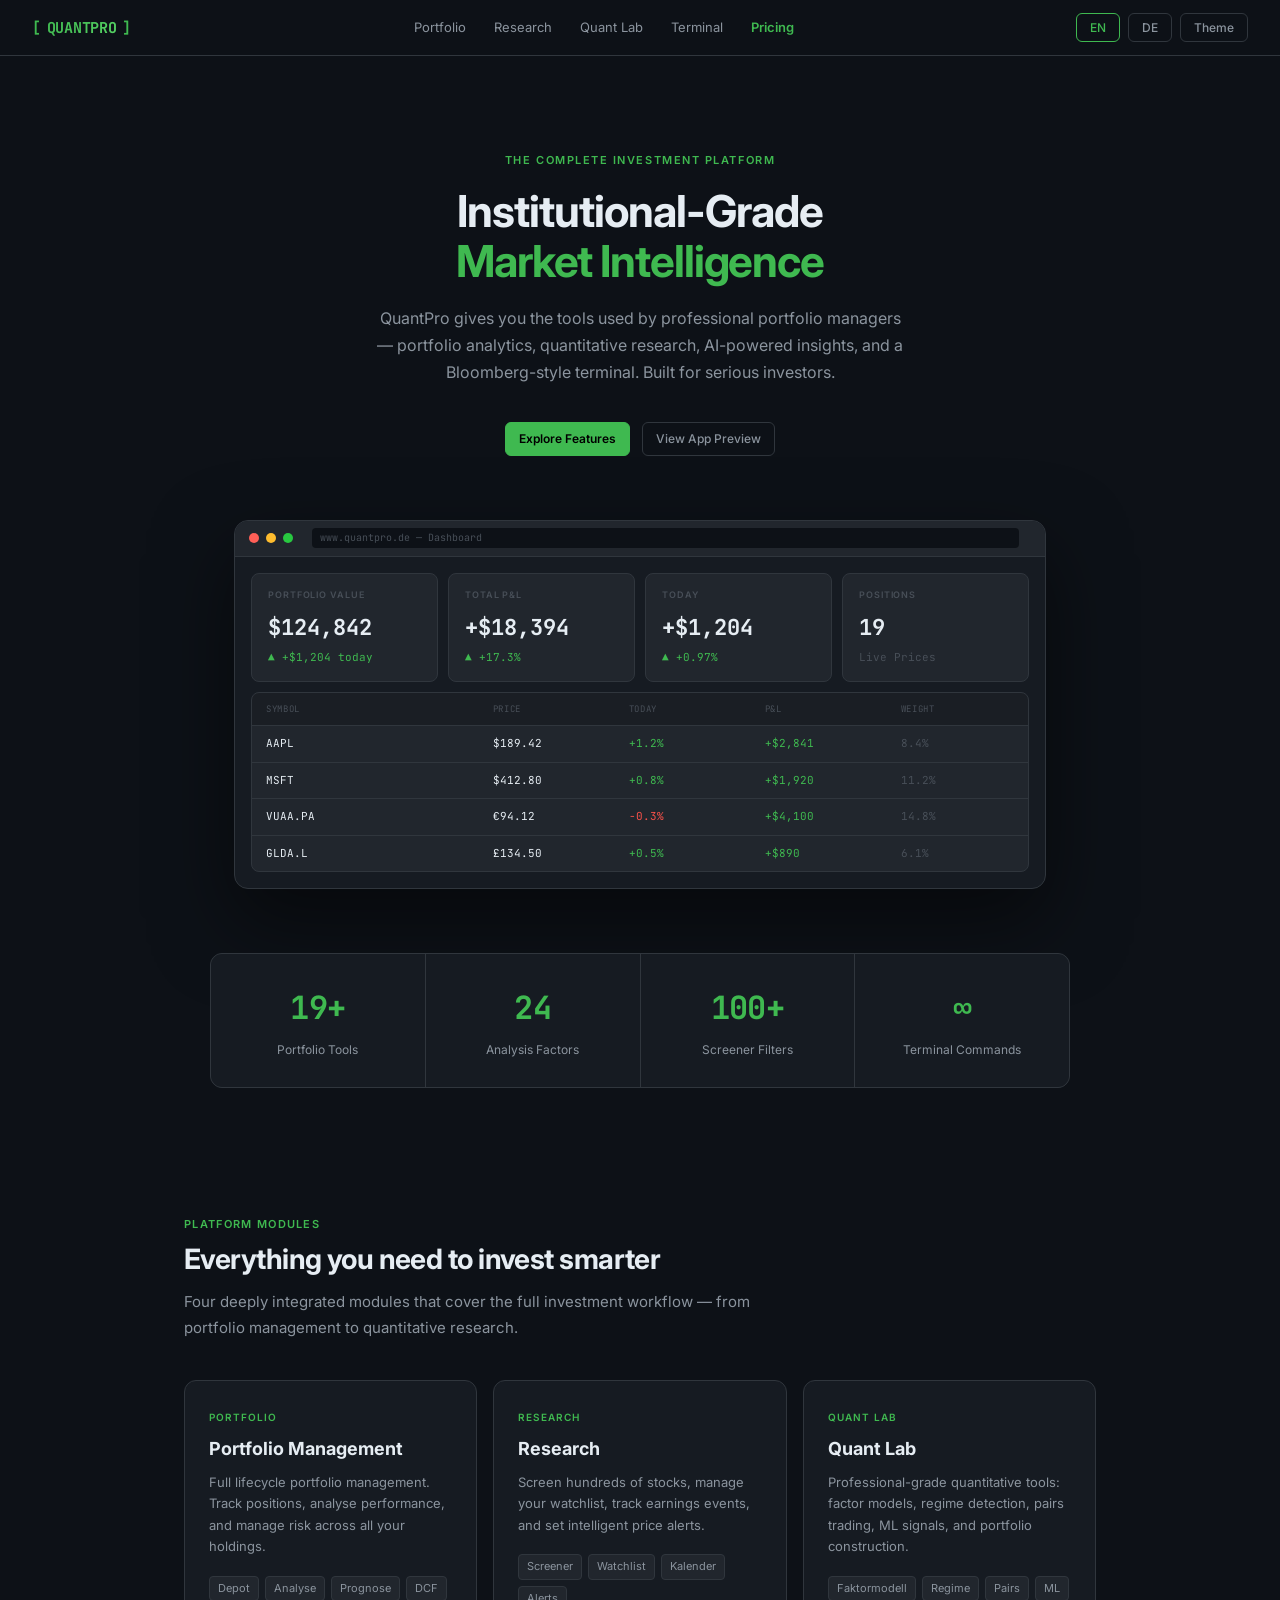
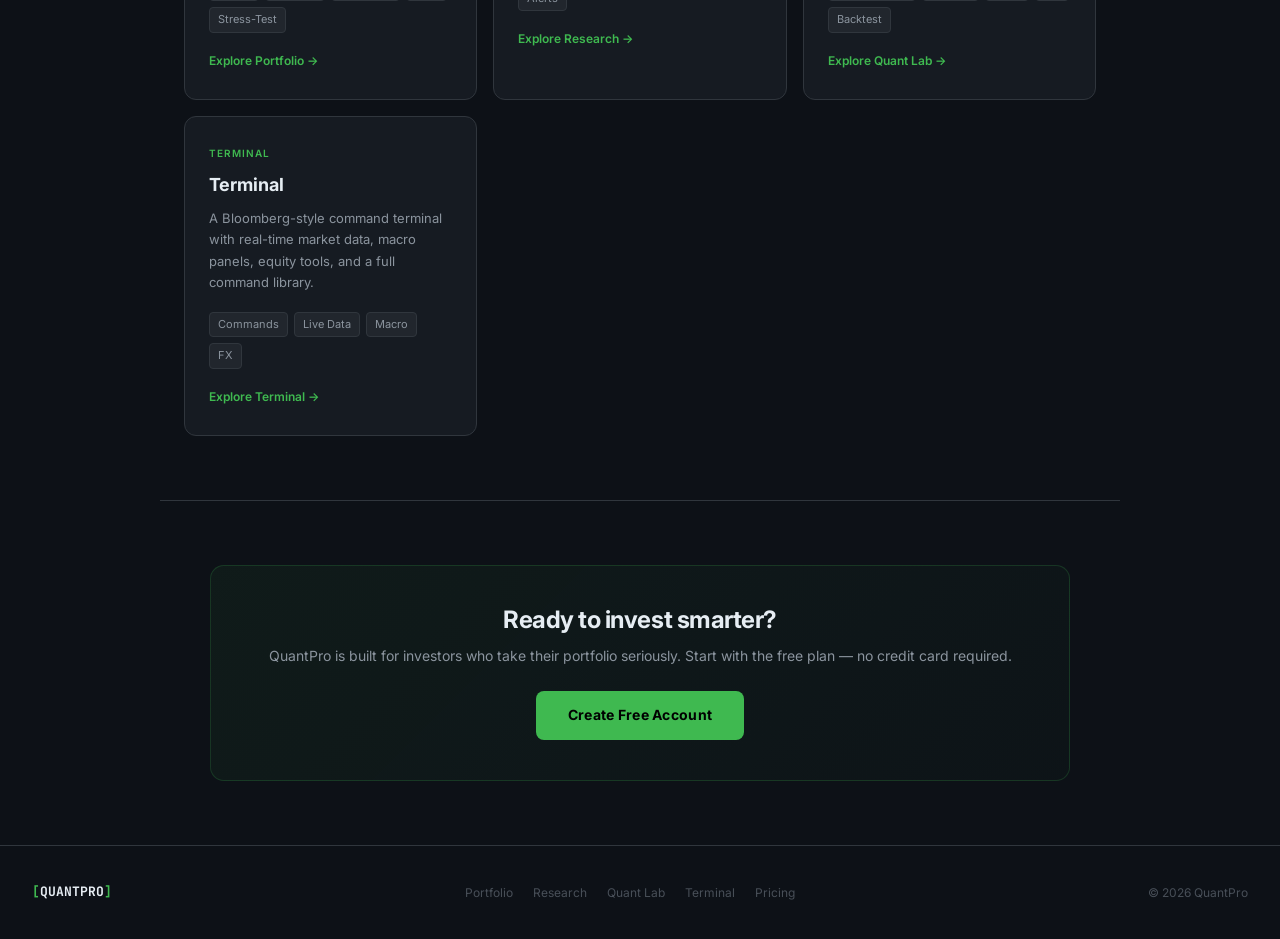
<file: index.html>
<!DOCTYPE html>
<html lang="en" data-theme="dark">
<head>
<meta charset="UTF-8">
<meta name="viewport" content="width=device-width,initial-scale=1">
<title>QuantPro — Institutional-Grade Market Intelligence</title>
<meta name="description" content="QuantPro is a professional portfolio management and quantitative analysis platform for serious investors.">
<link rel="preconnect" href="https://fonts.googleapis.com">
<link href="https://fonts.googleapis.com/css2?family=Inter:wght@300;400;500;600;700;800;900&family=JetBrains+Mono:wght@400;500;600;700&display=swap" rel="stylesheet">
<link rel="stylesheet" href="shared.css">
<style>
.hero{padding:96px 24px 64px}
.hero-actions{display:flex;align-items:center;justify-content:center;gap:12px;margin-top:36px}
.overview-grid{display:grid;grid-template-columns:repeat(auto-fill,minmax(220px,1fr));gap:16px}
.ov-card{background:var(--card);border:1px solid var(--border);border-radius:12px;padding:28px 24px;transition:all .2s;display:block}
.ov-card:hover{border-color:var(--green);box-shadow:0 0 0 1px rgba(63,185,80,.12),0 8px 32px var(--glow);transform:translateY(-2px)}
.ov-card-label{font-size:10px;font-weight:600;letter-spacing:.1em;text-transform:uppercase;color:var(--green);margin-bottom:10px}
.ov-card h3{font-size:18px;font-weight:700;margin-bottom:8px}
.ov-card p{font-size:13px;color:var(--text2);line-height:1.65;margin-bottom:18px}
.ov-card .items{display:flex;flex-wrap:wrap;gap:6px;margin-bottom:16px}
.ov-card .item-tag{font-size:11px;padding:3px 8px;border-radius:4px;background:var(--muted);color:var(--text2);border:1px solid var(--border)}
.ov-card .arrow{font-size:12px;color:var(--green);font-weight:600}
.stat-row{display:grid;grid-template-columns:repeat(4,1fr);gap:1px;background:var(--border);border:1px solid var(--border);border-radius:12px;overflow:hidden;max-width:860px;margin:0 auto 64px}
.stat-cell{background:var(--card);padding:28px 24px;text-align:center}
.stat-num{font-size:32px;font-weight:700;font-family:'JetBrains Mono',monospace;color:var(--green);letter-spacing:-.02em}
.stat-label{font-size:12px;color:var(--text2);margin-top:6px}
@media(max-width:680px){.stat-row{grid-template-columns:1fr 1fr}}
</style>
</head>
<body>

<nav class="nav">
  <a href="index.html" class="nav-logo"><span class="bracket">[</span><span class="logo-text">QUANTPRO</span><span class="bracket">]</span></a>
  <div class="nav-links">
    <a href="portfolio.html"><span class="en">Portfolio</span><span class="de">Portfolio</span></a>
    <a href="research.html">Research</a>
    <a href="quant-lab.html">Quant Lab</a>
    <a href="terminal.html">Terminal</a>
    <a href="https://quantpro.info/pricing.html" style="color:var(--green);font-weight:600"><span class="en">Pricing</span><span class="de">Preise</span></a>
  </div>
  <div class="nav-actions">
    <button class="btn-sm lang-btn active" data-lang="en" onclick="setLang('en')">EN</button>
    <button class="btn-sm lang-btn" data-lang="de" onclick="setLang('de')">DE</button>
    <button class="btn-sm" onclick="toggleTheme()"><span class="en">Theme</span><span class="de">Design</span></button>
  </div>
</nav>

<!-- HERO -->
<div class="hero">
  <div class="eyebrow"><span class="en">The Complete Investment Platform</span><span class="de">Die komplette Investment-Plattform</span></div>
  <h1><span class="en">Institutional-Grade<br><em>Market Intelligence</em></span><span class="de">Institutionelle<br><em>Marktintelligenz</em></span></h1>
  <p><span class="en">QuantPro gives you the tools used by professional portfolio managers — portfolio analytics, quantitative research, AI-powered insights, and a Bloomberg-style terminal. Built for serious investors.</span><span class="de">QuantPro gibt dir die Werkzeuge professioneller Portfoliomanager — Portfolio-Analytics, quantitative Forschung, KI-gestützte Einblicke und ein Bloomberg-ähnliches Terminal. Für ernsthafte Investoren.</span></p>
  <div class="hero-actions">
    <a href="portfolio.html" class="btn-sm btn-primary"><span class="en">Explore Features</span><span class="de">Funktionen entdecken</span></a>
    <a href="https://www.quantpro.de" class="btn-sm" target="_blank"><span class="en">View App Preview</span><span class="de">App-Vorschau</span></a>
  </div>
</div>

<!-- APP MOCKUP -->
<div class="mockup-wrap">
  <div class="mockup">
    <div class="mockup-bar">
      <div class="mockup-dot r"></div><div class="mockup-dot y"></div><div class="mockup-dot g"></div>
      <div class="mockup-url">www.quantpro.de — Dashboard</div>
    </div>
    <div class="mockup-body">
      <div class="mock-stat"><div class="mock-stat-label"><span class="en">Portfolio Value</span><span class="de">Portfoliowert</span></div><div class="mock-stat-value">$124,842</div><div class="mock-stat-change up">▲ +$1,204 today</div></div>
      <div class="mock-stat"><div class="mock-stat-label"><span class="en">Total P&L</span><span class="de">Gesamt P&L</span></div><div class="mock-stat-value">+$18,394</div><div class="mock-stat-change up">▲ +17.3%</div></div>
      <div class="mock-stat"><div class="mock-stat-label"><span class="en">Today</span><span class="de">Heute</span></div><div class="mock-stat-value">+$1,204</div><div class="mock-stat-change up">▲ +0.97%</div></div>
      <div class="mock-stat"><div class="mock-stat-label"><span class="en">Positions</span><span class="de">Positionen</span></div><div class="mock-stat-value">19</div><div class="mock-stat-change col-d">Live Prices</div></div>
      <div class="mock-table">
        <div class="mock-row hdr"><span>Symbol</span><span>Price</span><span>Today</span><span>P&L</span><span>Weight</span></div>
        <div class="mock-row"><span>AAPL</span><span>$189.42</span><span class="col-g">+1.2%</span><span class="col-g">+$2,841</span><span class="col-d">8.4%</span></div>
        <div class="mock-row"><span>MSFT</span><span>$412.80</span><span class="col-g">+0.8%</span><span class="col-g">+$1,920</span><span class="col-d">11.2%</span></div>
        <div class="mock-row"><span>VUAA.PA</span><span>€94.12</span><span class="col-r">−0.3%</span><span class="col-g">+$4,100</span><span class="col-d">14.8%</span></div>
        <div class="mock-row"><span>GLDA.L</span><span>£134.50</span><span class="col-g">+0.5%</span><span class="col-g">+$890</span><span class="col-d">6.1%</span></div>
      </div>
    </div>
  </div>
</div>

<!-- STATS -->
<div class="section" style="padding-top:0">
  <div class="stat-row">
    <div class="stat-cell"><div class="stat-num">19+</div><div class="stat-label"><span class="en">Portfolio Tools</span><span class="de">Portfolio-Tools</span></div></div>
    <div class="stat-cell"><div class="stat-num">24</div><div class="stat-label"><span class="en">Analysis Factors</span><span class="de">Analyse-Faktoren</span></div></div>
    <div class="stat-cell"><div class="stat-num">100+</div><div class="stat-label"><span class="en">Screener Filters</span><span class="de">Screener-Filter</span></div></div>
    <div class="stat-cell"><div class="stat-num">∞</div><div class="stat-label"><span class="en">Terminal Commands</span><span class="de">Terminal-Befehle</span></div></div>
  </div>
</div>

<!-- FEATURE OVERVIEW -->
<div class="section" style="padding-top:0">
  <div class="section-eyebrow"><span class="en">Platform Modules</span><span class="de">Plattform-Module</span></div>
  <h2><span class="en">Everything you need to invest smarter</span><span class="de">Alles was du brauchst, um klüger zu investieren</span></h2>
  <p class="section-sub"><span class="en">Four deeply integrated modules that cover the full investment workflow — from portfolio management to quantitative research.</span><span class="de">Vier tief integrierte Module, die den gesamten Investment-Workflow abdecken.</span></p>
  <div class="overview-grid">
    <a href="portfolio.html" class="ov-card">
      <div class="ov-card-label">Portfolio</div>
      <h3><span class="en">Portfolio Management</span><span class="de">Portfolio-Verwaltung</span></h3>
      <p><span class="en">Full lifecycle portfolio management. Track positions, analyse performance, and manage risk across all your holdings.</span><span class="de">Vollständiges Portfolio-Management. Positionen verfolgen, Performance analysieren und Risiko managen.</span></p>
      <div class="items">
        <span class="item-tag">Depot</span><span class="item-tag">Analyse</span><span class="item-tag">Prognose</span><span class="item-tag">DCF</span><span class="item-tag">Stress-Test</span>
      </div>
      <span class="arrow"><span class="en">Explore Portfolio →</span><span class="de">Portfolio entdecken →</span></span>
    </a>
    <a href="research.html" class="ov-card">
      <div class="ov-card-label">Research</div>
      <h3>Research</h3>
      <p><span class="en">Screen hundreds of stocks, manage your watchlist, track earnings events, and set intelligent price alerts.</span><span class="de">Hunderte Aktien screenen, Watchlist verwalten, Earnings-Termine verfolgen und Preisalarme setzen.</span></p>
      <div class="items">
        <span class="item-tag">Screener</span><span class="item-tag">Watchlist</span><span class="item-tag">Kalender</span><span class="item-tag">Alerts</span>
      </div>
      <span class="arrow"><span class="en">Explore Research →</span><span class="de">Research entdecken →</span></span>
    </a>
    <a href="quant-lab.html" class="ov-card">
      <div class="ov-card-label">Quant Lab</div>
      <h3>Quant Lab</h3>
      <p><span class="en">Professional-grade quantitative tools: factor models, regime detection, pairs trading, ML signals, and portfolio construction.</span><span class="de">Professionelle quantitative Tools: Faktormodelle, Regime-Erkennung, Pairs Trading, ML-Signale und Portfolio-Konstruktion.</span></p>
      <div class="items">
        <span class="item-tag">Faktormodell</span><span class="item-tag">Regime</span><span class="item-tag">Pairs</span><span class="item-tag">ML</span><span class="item-tag">Backtest</span>
      </div>
      <span class="arrow"><span class="en">Explore Quant Lab →</span><span class="de">Quant Lab entdecken →</span></span>
    </a>
    <a href="terminal.html" class="ov-card">
      <div class="ov-card-label">Terminal</div>
      <h3>Terminal</h3>
      <p><span class="en">A Bloomberg-style command terminal with real-time market data, macro panels, equity tools, and a full command library.</span><span class="de">Ein Bloomberg-ähnliches Terminal mit Echtzeit-Marktdaten, Makro-Panels, Equity-Tools und einer vollständigen Befehlsbibliothek.</span></p>
      <div class="items">
        <span class="item-tag">Commands</span><span class="item-tag">Live Data</span><span class="item-tag">Macro</span><span class="item-tag">FX</span>
      </div>
      <span class="arrow"><span class="en">Explore Terminal →</span><span class="de">Terminal entdecken →</span></span>
    </a>
  </div>
</div>

<div class="sep"></div>

<!-- CTA -->
<div class="section">
  <div class="cta-banner">
    <h2><span class="en">Ready to invest smarter?</span><span class="de">Bereit, klüger zu investieren?</span></h2>
    <p><span class="en">QuantPro is built for investors who take their portfolio seriously. Start with the free plan — no credit card required.</span><span class="de">QuantPro wurde für Investoren gebaut, die ihr Portfolio ernst nehmen. Starte mit dem kostenlosen Plan — keine Kreditkarte erforderlich.</span></p>
    <a href="https://www.quantpro.de/register" class="btn-cta" target="_blank"><span class="en">Create Free Account</span><span class="de">Kostenloses Konto erstellen</span></a>
  </div>
</div>

<footer class="footer">
  <div class="footer-logo"><span class="bracket">[</span>QUANTPRO<span class="bracket">]</span></div>
  <div class="footer-links">
    <a href="portfolio.html">Portfolio</a>
    <a href="research.html">Research</a>
    <a href="quant-lab.html">Quant Lab</a>
    <a href="terminal.html">Terminal</a>
    <a href="https://quantpro.store" target="_blank"><span class="en">Pricing</span><span class="de">Preise</span></a>
  </div>
  <div class="footer-copy">© 2026 QuantPro</div>
</footer>

<script>
// Redirect quantpro.store visitors to the pricing page (absolute URL to avoid Cloudflare loop)
(function(){var h=window.location.hostname;if(h==='quantpro.store'||h==='www.quantpro.store'){window.location.replace('https://quantpro.info/pricing.html');return;}})();
function setLang(l){document.body.classList.toggle('lang-de',l==='de');localStorage.setItem('qp-lang',l);document.querySelectorAll('.lang-btn').forEach(b=>b.classList.toggle('active',b.dataset.lang===l));}
function toggleTheme(){const t=document.documentElement.getAttribute('data-theme')==='dark'?'light':'dark';document.documentElement.setAttribute('data-theme',t);localStorage.setItem('qp-theme',t);}
(function(){const l=localStorage.getItem('qp-lang')||'en';if(l==='de'){document.body.classList.add('lang-de');document.querySelectorAll('.lang-btn').forEach(b=>b.classList.toggle('active',b.dataset.lang===l));}const t=localStorage.getItem('qp-theme')||'dark';document.documentElement.setAttribute('data-theme',t);})();
</script>
</body>
</html>
</file>
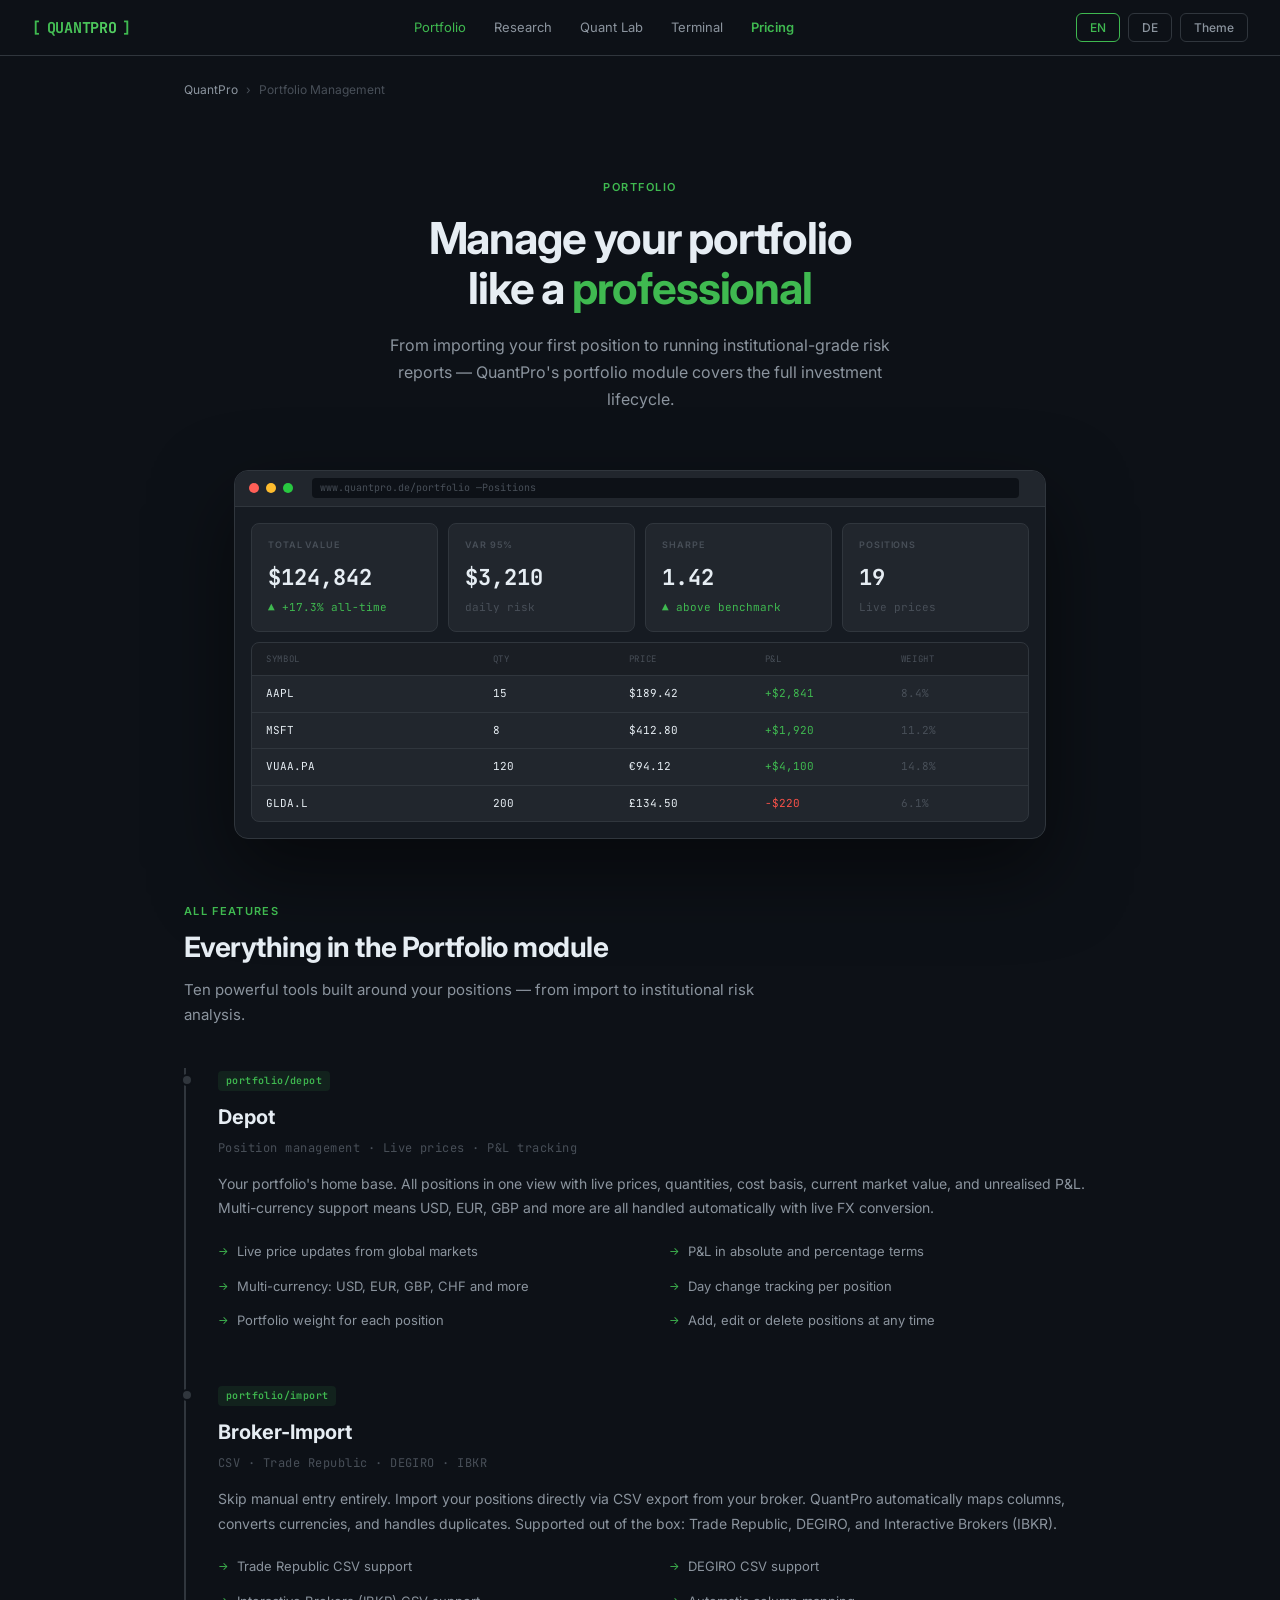
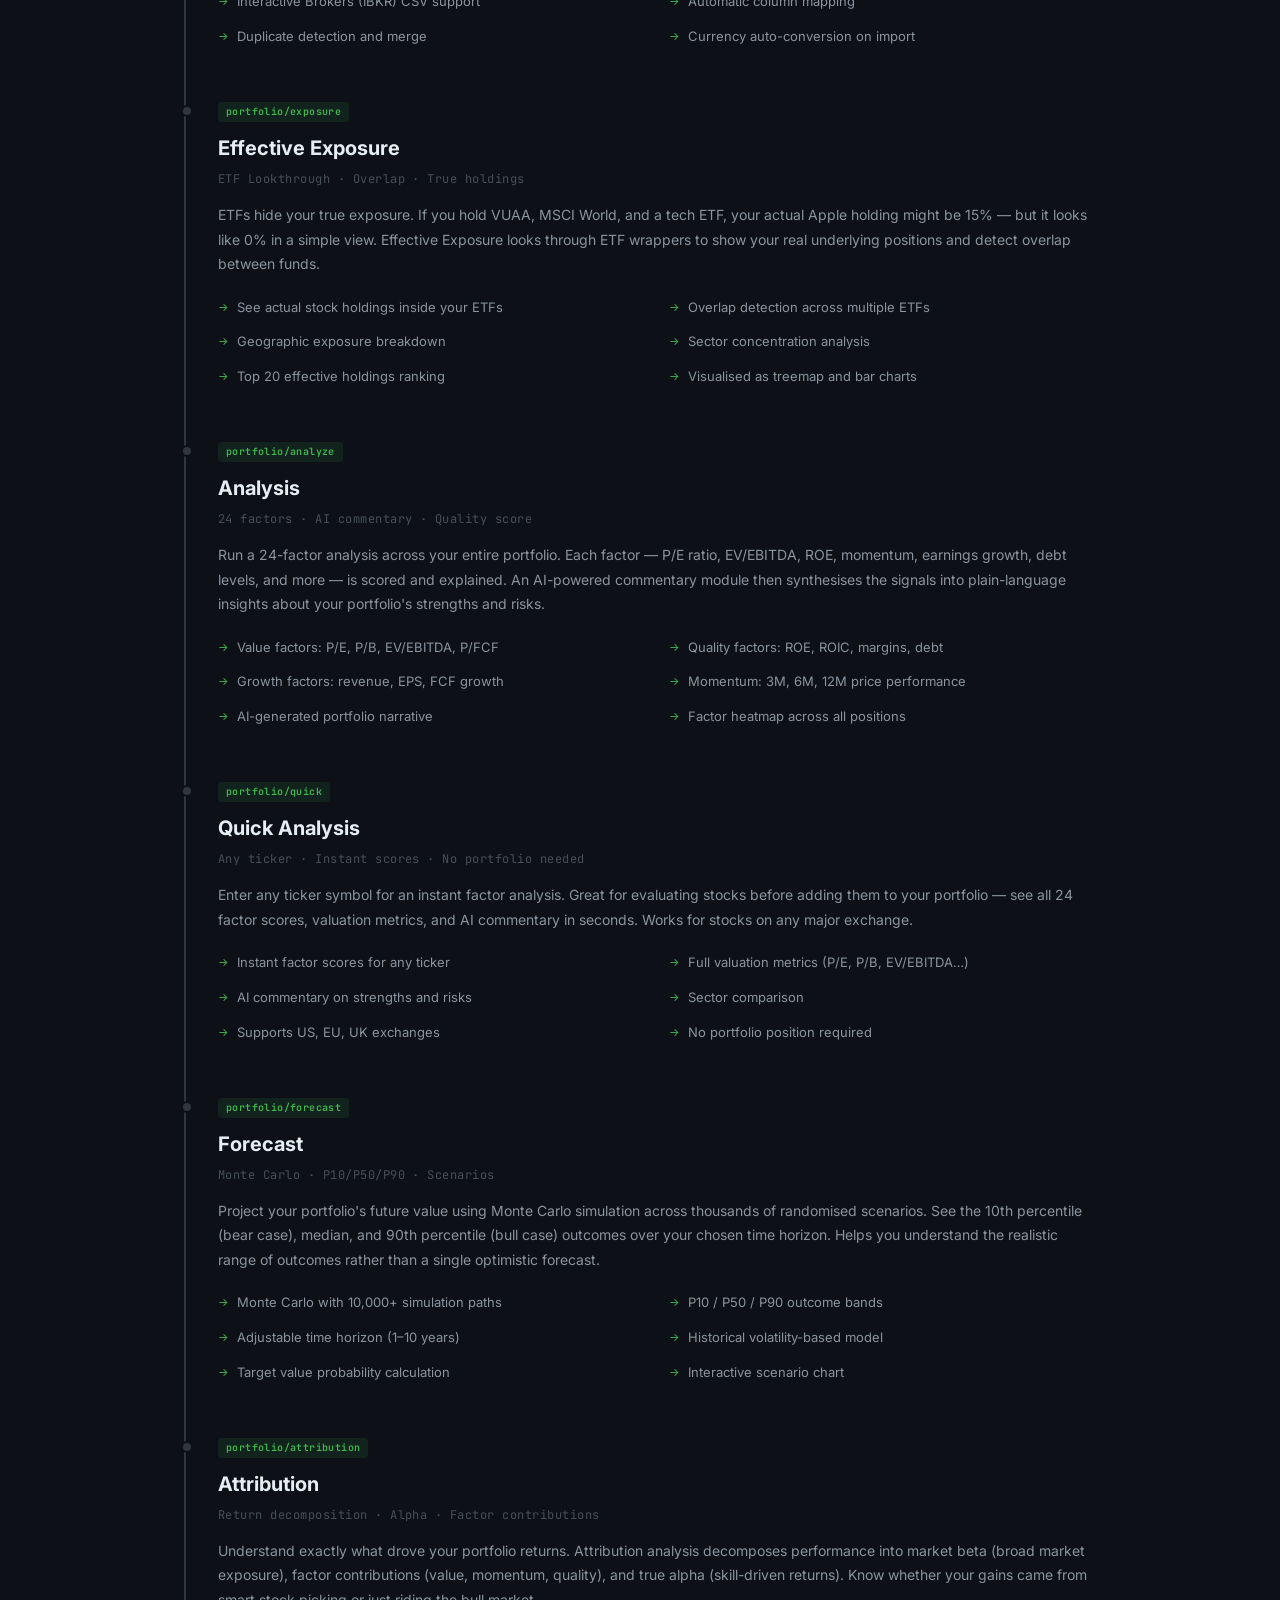
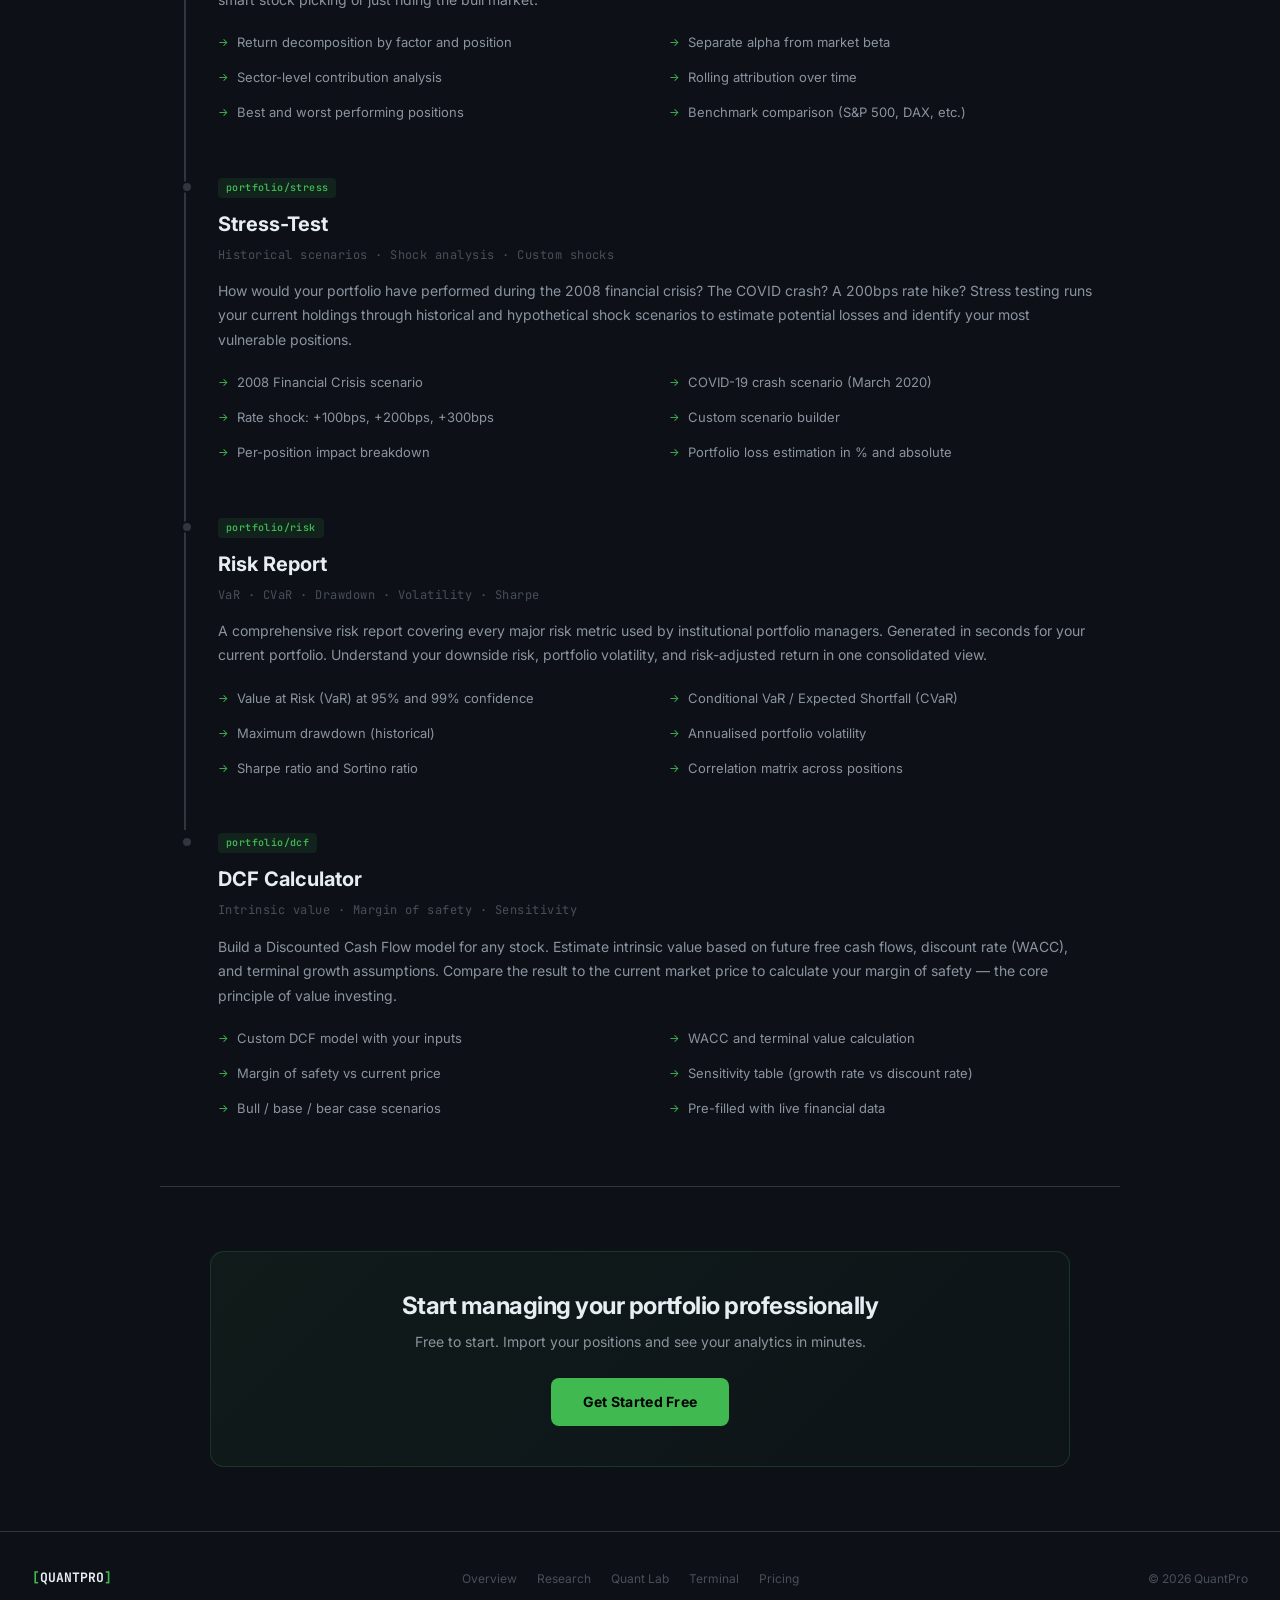
<file: portfolio.html>
<!DOCTYPE html>
<html lang="en" data-theme="dark">
<head>
<meta charset="UTF-8">
<meta name="viewport" content="width=device-width,initial-scale=1">
<title>QuantPro — Portfolio Management</title>
<meta name="description" content="Full lifecycle portfolio management. Track positions, analyse performance, and manage risk.">
<link rel="preconnect" href="https://fonts.googleapis.com">
<link href="https://fonts.googleapis.com/css2?family=Inter:wght@300;400;500;600;700;800;900&family=JetBrains+Mono:wght@400;500;600;700&display=swap" rel="stylesheet">
<link rel="stylesheet" href="shared.css">
</head>
<body>

<nav class="nav">
  <a href="index.html" class="nav-logo"><span class="bracket">[</span><span class="logo-text">QUANTPRO</span><span class="bracket">]</span></a>
  <div class="nav-links">
    <a href="portfolio.html" class="active">Portfolio</a>
    <a href="research.html">Research</a>
    <a href="quant-lab.html">Quant Lab</a>
    <a href="terminal.html">Terminal</a>
    <a href="https://quantpro.info/pricing.html" style="color:var(--green);font-weight:600"><span class="en">Pricing</span><span class="de">Preise</span></a>
  </div>
  <div class="nav-actions">
    <button class="btn-sm lang-btn active" data-lang="en" onclick="setLang('en')">EN</button>
    <button class="btn-sm lang-btn" data-lang="de" onclick="setLang('de')">DE</button>
    <button class="btn-sm" onclick="toggleTheme()"><span class="en">Theme</span><span class="de">Design</span></button>
  </div>
</nav>

<div class="breadcrumb"><a href="index.html">QuantPro</a> <span>›</span> <span><span class="en">Portfolio Management</span><span class="de">Portfolio-Verwaltung</span></span></div>

<div class="hero">
  <div class="eyebrow">Portfolio</div>
  <h1><span class="en">Manage your portfolio<br>like a <em>professional</em></span><span class="de">Verwalte dein Portfolio<br>wie ein <em>Profi</em></span></h1>
  <p><span class="en">From importing your first position to running institutional-grade risk reports — QuantPro's portfolio module covers the full investment lifecycle.</span><span class="de">Vom Import deiner ersten Position bis zum institutionellen Risikobericht — das Portfolio-Modul von QuantPro deckt den gesamten Investment-Lebenszyklus ab.</span></p>
</div>

<!-- MOCKUP -->
<div class="mockup-wrap">
  <div class="mockup">
    <div class="mockup-bar">
      <div class="mockup-dot r"></div><div class="mockup-dot y"></div><div class="mockup-dot g"></div>
      <div class="mockup-url">www.quantpro.de/portfolio — <span class="en">Positions</span><span class="de">Positionen</span></div>
    </div>
    <div class="mockup-body">
      <div class="mock-stat"><div class="mock-stat-label"><span class="en">Total Value</span><span class="de">Gesamtwert</span></div><div class="mock-stat-value">$124,842</div><div class="mock-stat-change up">▲ +17.3% <span class="en">all-time</span><span class="de">gesamt</span></div></div>
      <div class="mock-stat"><div class="mock-stat-label">VaR 95%</div><div class="mock-stat-value">$3,210</div><div class="mock-stat-change col-d"><span class="en">daily risk</span><span class="de">Tagesrisiko</span></div></div>
      <div class="mock-stat"><div class="mock-stat-label">Sharpe</div><div class="mock-stat-value">1.42</div><div class="mock-stat-change up">▲ <span class="en">above benchmark</span><span class="de">über Benchmark</span></div></div>
      <div class="mock-stat"><div class="mock-stat-label"><span class="en">Positions</span><span class="de">Positionen</span></div><div class="mock-stat-value">19</div><div class="mock-stat-change col-d"><span class="en">Live prices</span><span class="de">Live-Preise</span></div></div>
      <div class="mock-table">
        <div class="mock-row hdr"><span>Symbol</span><span>Qty</span><span>Price</span><span>P&L</span><span>Weight</span></div>
        <div class="mock-row"><span>AAPL</span><span>15</span><span>$189.42</span><span class="col-g">+$2,841</span><span class="col-d">8.4%</span></div>
        <div class="mock-row"><span>MSFT</span><span>8</span><span>$412.80</span><span class="col-g">+$1,920</span><span class="col-d">11.2%</span></div>
        <div class="mock-row"><span>VUAA.PA</span><span>120</span><span>€94.12</span><span class="col-g">+$4,100</span><span class="col-d">14.8%</span></div>
        <div class="mock-row"><span>GLDA.L</span><span>200</span><span>£134.50</span><span class="col-r">−$220</span><span class="col-d">6.1%</span></div>
      </div>
    </div>
  </div>
</div>

<!-- FEATURES -->
<div class="section" style="padding-top:0">
  <div class="section-eyebrow"><span class="en">All Features</span><span class="de">Alle Funktionen</span></div>
  <h2><span class="en">Everything in the Portfolio module</span><span class="de">Alles im Portfolio-Modul</span></h2>
  <p class="section-sub"><span class="en">Ten powerful tools built around your positions — from import to institutional risk analysis.</span><span class="de">Zehn leistungsstarke Tools rund um deine Positionen — vom Import bis zur institutionellen Risikoanalyse.</span></p>

  <div class="detail-list">

    <div class="detail-block">
      <span class="db-tag">portfolio/depot</span>
      <h3>Depot</h3>
      <div class="db-sub"><span class="en">Position management · Live prices · P&L tracking</span><span class="de">Positionsverwaltung · Live-Preise · P&L-Tracking</span></div>
      <p><span class="en">Your portfolio's home base. All positions in one view with live prices, quantities, cost basis, current market value, and unrealised P&L. Multi-currency support means USD, EUR, GBP and more are all handled automatically with live FX conversion.</span><span class="de">Die Zentrale deines Portfolios. Alle Positionen in einer Ansicht mit Live-Preisen, Mengen, Einstandspreisen, aktuellem Marktwert und unrealisiertem P&L. Multi-Währungs-Support bedeutet, dass USD, EUR, GBP und mehr automatisch mit Live-FX-Konvertierung verarbeitet werden.</span></p>
      <ul>
        <li><span class="en">Live price updates from global markets</span><span class="de">Live-Preis-Updates von globalen Märkten</span></li>
        <li><span class="en">P&L in absolute and percentage terms</span><span class="de">P&L absolut und prozentual</span></li>
        <li><span class="en">Multi-currency: USD, EUR, GBP, CHF and more</span><span class="de">Mehrwährung: USD, EUR, GBP, CHF u.v.m.</span></li>
        <li><span class="en">Day change tracking per position</span><span class="de">Tagesveränderung pro Position</span></li>
        <li><span class="en">Portfolio weight for each position</span><span class="de">Portfolio-Gewicht jeder Position</span></li>
        <li><span class="en">Add, edit or delete positions at any time</span><span class="de">Positionen jederzeit hinzufügen, bearbeiten oder löschen</span></li>
      </ul>
    </div>

    <div class="detail-block">
      <span class="db-tag">portfolio/import</span>
      <h3>Broker-Import</h3>
      <div class="db-sub">CSV · Trade Republic · DEGIRO · IBKR</div>
      <p><span class="en">Skip manual entry entirely. Import your positions directly via CSV export from your broker. QuantPro automatically maps columns, converts currencies, and handles duplicates. Supported out of the box: Trade Republic, DEGIRO, and Interactive Brokers (IBKR).</span><span class="de">Manuelle Eingabe komplett überspringen. Positionen direkt per CSV-Export vom Broker importieren. QuantPro mappt Spalten automatisch, konvertiert Währungen und behandelt Duplikate. Unterstützt werden: Trade Republic, DEGIRO und Interactive Brokers (IBKR).</span></p>
      <ul>
        <li><span class="en">Trade Republic CSV support</span><span class="de">Trade Republic CSV-Support</span></li>
        <li><span class="en">DEGIRO CSV support</span><span class="de">DEGIRO CSV-Support</span></li>
        <li><span class="en">Interactive Brokers (IBKR) CSV support</span><span class="de">Interactive Brokers (IBKR) CSV-Support</span></li>
        <li><span class="en">Automatic column mapping</span><span class="de">Automatisches Spalten-Mapping</span></li>
        <li><span class="en">Duplicate detection and merge</span><span class="de">Duplikat-Erkennung und Zusammenführung</span></li>
        <li><span class="en">Currency auto-conversion on import</span><span class="de">Automatische Währungskonvertierung beim Import</span></li>
      </ul>
    </div>

    <div class="detail-block">
      <span class="db-tag">portfolio/exposure</span>
      <h3><span class="en">Effective Exposure</span><span class="de">Effektive Exposition</span></h3>
      <div class="db-sub">ETF Lookthrough · Overlap · <span class="en">True holdings</span><span class="de">Echte Positionen</span></div>
      <p><span class="en">ETFs hide your true exposure. If you hold VUAA, MSCI World, and a tech ETF, your actual Apple holding might be 15% — but it looks like 0% in a simple view. Effective Exposure looks through ETF wrappers to show your real underlying positions and detect overlap between funds.</span><span class="de">ETFs verstecken deine wahre Exposition. Wenn du VUAA, MSCI World und einen Tech-ETF hältst, könnte deine tatsächliche Apple-Position 15% betragen — aber in einer einfachen Ansicht sieht es nach 0% aus. Effektive Exposition schaut durch ETF-Hüllen hindurch und zeigt deine echten zugrunde liegenden Positionen.</span></p>
      <ul>
        <li><span class="en">See actual stock holdings inside your ETFs</span><span class="de">Echte Aktienbestände innerhalb deiner ETFs sehen</span></li>
        <li><span class="en">Overlap detection across multiple ETFs</span><span class="de">Überlappungserkennung über mehrere ETFs</span></li>
        <li><span class="en">Geographic exposure breakdown</span><span class="de">Geografische Expositions-Aufschlüsselung</span></li>
        <li><span class="en">Sector concentration analysis</span><span class="de">Sektor-Konzentrations-Analyse</span></li>
        <li><span class="en">Top 20 effective holdings ranking</span><span class="de">Top-20 effektive Positionen</span></li>
        <li><span class="en">Visualised as treemap and bar charts</span><span class="de">Als Treemap und Balkendiagramme visualisiert</span></li>
      </ul>
    </div>

    <div class="detail-block">
      <span class="db-tag">portfolio/analyze</span>
      <h3><span class="en">Analysis</span><span class="de">Analyse</span></h3>
      <div class="db-sub"><span class="en">24 factors · AI commentary · Quality score</span><span class="de">24 Faktoren · KI-Kommentar · Qualitäts-Score</span></div>
      <p><span class="en">Run a 24-factor analysis across your entire portfolio. Each factor — P/E ratio, EV/EBITDA, ROE, momentum, earnings growth, debt levels, and more — is scored and explained. An AI-powered commentary module then synthesises the signals into plain-language insights about your portfolio's strengths and risks.</span><span class="de">Führe eine 24-Faktoren-Analyse über das gesamte Portfolio durch. Jeder Faktor — KGV, EV/EBITDA, ROE, Momentum, Gewinnwachstum, Schuldenstand u.v.m. — wird bewertet und erklärt. Ein KI-gestütztes Kommentarmodul fasst die Signale in klare Einblicke zu Stärken und Risiken zusammen.</span></p>
      <ul>
        <li><span class="en">Value factors: P/E, P/B, EV/EBITDA, P/FCF</span><span class="de">Value-Faktoren: KGV, KBV, EV/EBITDA, P/FCF</span></li>
        <li><span class="en">Quality factors: ROE, ROIC, margins, debt</span><span class="de">Qualitätsfaktoren: ROE, ROIC, Margen, Schulden</span></li>
        <li><span class="en">Growth factors: revenue, EPS, FCF growth</span><span class="de">Wachstumsfaktoren: Umsatz-, EPS-, FCF-Wachstum</span></li>
        <li><span class="en">Momentum: 3M, 6M, 12M price performance</span><span class="de">Momentum: 3M, 6M, 12M Kursentwicklung</span></li>
        <li><span class="en">AI-generated portfolio narrative</span><span class="de">KI-generiertes Portfolio-Narrativ</span></li>
        <li><span class="en">Factor heatmap across all positions</span><span class="de">Faktor-Heatmap über alle Positionen</span></li>
      </ul>
    </div>

    <div class="detail-block">
      <span class="db-tag">portfolio/quick</span>
      <h3><span class="en">Quick Analysis</span><span class="de">Schnellanalyse</span></h3>
      <div class="db-sub"><span class="en">Any ticker · Instant scores · No portfolio needed</span><span class="de">Beliebiger Ticker · Sofortige Scores · Kein Portfolio nötig</span></div>
      <p><span class="en">Enter any ticker symbol for an instant factor analysis. Great for evaluating stocks before adding them to your portfolio — see all 24 factor scores, valuation metrics, and AI commentary in seconds. Works for stocks on any major exchange.</span><span class="de">Gib ein beliebiges Ticker-Symbol für eine sofortige Faktoranalyse ein. Ideal zur Bewertung von Aktien, bevor du sie dem Portfolio hinzufügst — alle 24 Faktor-Scores, Bewertungsmetriken und KI-Kommentar in Sekunden.</span></p>
      <ul>
        <li><span class="en">Instant factor scores for any ticker</span><span class="de">Sofortige Faktor-Scores für beliebige Ticker</span></li>
        <li><span class="en">Full valuation metrics (P/E, P/B, EV/EBITDA…)</span><span class="de">Vollständige Bewertungsmetriken</span></li>
        <li><span class="en">AI commentary on strengths and risks</span><span class="de">KI-Kommentar zu Stärken und Risiken</span></li>
        <li><span class="en">Sector comparison</span><span class="de">Sektor-Vergleich</span></li>
        <li><span class="en">Supports US, EU, UK exchanges</span><span class="de">Unterstützt US-, EU-, UK-Börsen</span></li>
        <li><span class="en">No portfolio position required</span><span class="de">Keine Portfolio-Position erforderlich</span></li>
      </ul>
    </div>

    <div class="detail-block">
      <span class="db-tag">portfolio/forecast</span>
      <h3><span class="en">Forecast</span><span class="de">Prognose</span></h3>
      <div class="db-sub">Monte Carlo · P10/P50/P90 · <span class="en">Scenarios</span><span class="de">Szenarien</span></div>
      <p><span class="en">Project your portfolio's future value using Monte Carlo simulation across thousands of randomised scenarios. See the 10th percentile (bear case), median, and 90th percentile (bull case) outcomes over your chosen time horizon. Helps you understand the realistic range of outcomes rather than a single optimistic forecast.</span><span class="de">Projiziere den zukünftigen Wert deines Portfolios mit Monte-Carlo-Simulation über Tausende von Szenarien. Sieh das 10. Perzentil (Bärenszenario), den Median und das 90. Perzentil (Bullenszenario) über deinen gewählten Zeithorizont.</span></p>
      <ul>
        <li><span class="en">Monte Carlo with 10,000+ simulation paths</span><span class="de">Monte Carlo mit 10.000+ Simulationspfaden</span></li>
        <li><span class="en">P10 / P50 / P90 outcome bands</span><span class="de">P10 / P50 / P90 Ergebnisbänder</span></li>
        <li><span class="en">Adjustable time horizon (1–10 years)</span><span class="de">Einstellbarer Zeithorizont (1–10 Jahre)</span></li>
        <li><span class="en">Historical volatility-based model</span><span class="de">Historisch-volatilitätsbasiertes Modell</span></li>
        <li><span class="en">Target value probability calculation</span><span class="de">Zielwert-Wahrscheinlichkeitsberechnung</span></li>
        <li><span class="en">Interactive scenario chart</span><span class="de">Interaktives Szenario-Diagramm</span></li>
      </ul>
    </div>

    <div class="detail-block">
      <span class="db-tag">portfolio/attribution</span>
      <h3>Attribution</h3>
      <div class="db-sub"><span class="en">Return decomposition · Alpha · Factor contributions</span><span class="de">Rendite-Zerlegung · Alpha · Faktorbeiträge</span></div>
      <p><span class="en">Understand exactly what drove your portfolio returns. Attribution analysis decomposes performance into market beta (broad market exposure), factor contributions (value, momentum, quality), and true alpha (skill-driven returns). Know whether your gains came from smart stock picking or just riding the bull market.</span><span class="de">Verstehe genau, was deine Portfolio-Renditen angetrieben hat. Die Attributions-Analyse zerlegt die Performance in Markt-Beta, Faktorbeiträge und echtes Alpha.</span></p>
      <ul>
        <li><span class="en">Return decomposition by factor and position</span><span class="de">Rendite-Zerlegung nach Faktor und Position</span></li>
        <li><span class="en">Separate alpha from market beta</span><span class="de">Alpha von Markt-Beta trennen</span></li>
        <li><span class="en">Sector-level contribution analysis</span><span class="de">Beitragsanalyse auf Sektor-Ebene</span></li>
        <li><span class="en">Rolling attribution over time</span><span class="de">Rollende Attribution über die Zeit</span></li>
        <li><span class="en">Best and worst performing positions</span><span class="de">Beste und schlechteste Positionen</span></li>
        <li><span class="en">Benchmark comparison (S&P 500, DAX, etc.)</span><span class="de">Benchmark-Vergleich (S&P 500, DAX, etc.)</span></li>
      </ul>
    </div>

    <div class="detail-block">
      <span class="db-tag">portfolio/stress</span>
      <h3>Stress-Test</h3>
      <div class="db-sub"><span class="en">Historical scenarios · Shock analysis · Custom shocks</span><span class="de">Historische Szenarien · Schockanalyse · Eigene Schocks</span></div>
      <p><span class="en">How would your portfolio have performed during the 2008 financial crisis? The COVID crash? A 200bps rate hike? Stress testing runs your current holdings through historical and hypothetical shock scenarios to estimate potential losses and identify your most vulnerable positions.</span><span class="de">Wie hätte sich dein Portfolio während der Finanzkrise 2008 entwickelt? Beim COVID-Crash? Bei einem 200-Basispunkte-Zinsanstieg? Stress-Tests führen deine aktuellen Positionen durch historische und hypothetische Schock-Szenarien.</span></p>
      <ul>
        <li><span class="en">2008 Financial Crisis scenario</span><span class="de">Finanzkrise 2008 Szenario</span></li>
        <li><span class="en">COVID-19 crash scenario (March 2020)</span><span class="de">COVID-19 Crash-Szenario (März 2020)</span></li>
        <li><span class="en">Rate shock: +100bps, +200bps, +300bps</span><span class="de">Zinsschock: +100bp, +200bp, +300bp</span></li>
        <li><span class="en">Custom scenario builder</span><span class="de">Eigener Szenario-Builder</span></li>
        <li><span class="en">Per-position impact breakdown</span><span class="de">Aufschlüsselung der Auswirkungen pro Position</span></li>
        <li><span class="en">Portfolio loss estimation in % and absolute</span><span class="de">Portfolio-Verlustschätzung in % und absolut</span></li>
      </ul>
    </div>

    <div class="detail-block">
      <span class="db-tag">portfolio/risk</span>
      <h3><span class="en">Risk Report</span><span class="de">Risikobericht</span></h3>
      <div class="db-sub">VaR · CVaR · Drawdown · Volatility · Sharpe</div>
      <p><span class="en">A comprehensive risk report covering every major risk metric used by institutional portfolio managers. Generated in seconds for your current portfolio. Understand your downside risk, portfolio volatility, and risk-adjusted return in one consolidated view.</span><span class="de">Ein umfassender Risikobericht, der alle wichtigen Risikometriken institutioneller Portfoliomanager abdeckt. In Sekunden für dein aktuelles Portfolio erstellt.</span></p>
      <ul>
        <li><span class="en">Value at Risk (VaR) at 95% and 99% confidence</span><span class="de">Value at Risk (VaR) bei 95% und 99% Konfidenz</span></li>
        <li><span class="en">Conditional VaR / Expected Shortfall (CVaR)</span><span class="de">Conditional VaR / Expected Shortfall (CVaR)</span></li>
        <li><span class="en">Maximum drawdown (historical)</span><span class="de">Maximaler Drawdown (historisch)</span></li>
        <li><span class="en">Annualised portfolio volatility</span><span class="de">Annualisierte Portfolio-Volatilität</span></li>
        <li><span class="en">Sharpe ratio and Sortino ratio</span><span class="de">Sharpe-Ratio und Sortino-Ratio</span></li>
        <li><span class="en">Correlation matrix across positions</span><span class="de">Korrelationsmatrix über alle Positionen</span></li>
      </ul>
    </div>

    <div class="detail-block">
      <span class="db-tag">portfolio/dcf</span>
      <h3><span class="en">DCF Calculator</span><span class="de">DCF-Rechner</span></h3>
      <div class="db-sub"><span class="en">Intrinsic value · Margin of safety · Sensitivity</span><span class="de">Innerer Wert · Sicherheitsmarge · Sensitivität</span></div>
      <p><span class="en">Build a Discounted Cash Flow model for any stock. Estimate intrinsic value based on future free cash flows, discount rate (WACC), and terminal growth assumptions. Compare the result to the current market price to calculate your margin of safety — the core principle of value investing.</span><span class="de">Erstelle ein Discounted-Cash-Flow-Modell für jede Aktie. Schätze den inneren Wert basierend auf zukünftigen freien Cashflows, Diskontierungssatz (WACC) und Terminal-Wachstumsannahmen.</span></p>
      <ul>
        <li><span class="en">Custom DCF model with your inputs</span><span class="de">Eigenes DCF-Modell mit deinen Eingaben</span></li>
        <li><span class="en">WACC and terminal value calculation</span><span class="de">WACC und Terminal-Value-Berechnung</span></li>
        <li><span class="en">Margin of safety vs current price</span><span class="de">Sicherheitsmarge vs. aktuellem Preis</span></li>
        <li><span class="en">Sensitivity table (growth rate vs discount rate)</span><span class="de">Sensitivitätstabelle (Wachstum vs. Diskont)</span></li>
        <li><span class="en">Bull / base / bear case scenarios</span><span class="de">Bull / Base / Bear Case Szenarien</span></li>
        <li><span class="en">Pre-filled with live financial data</span><span class="de">Vorausgefüllt mit Live-Finanzdaten</span></li>
      </ul>
    </div>

  </div>
</div>

<div class="sep"></div>
<div class="section">
  <div class="cta-banner">
    <h2><span class="en">Start managing your portfolio professionally</span><span class="de">Starte jetzt mit professionellem Portfolio-Management</span></h2>
    <p><span class="en">Free to start. Import your positions and see your analytics in minutes.</span><span class="de">Kostenlos starten. Positionen importieren und Analytics in Minuten sehen.</span></p>
    <a href="https://www.quantpro.de/register" class="btn-cta" target="_blank"><span class="en">Get Started Free</span><span class="de">Kostenlos starten</span></a>
  </div>
</div>

<footer class="footer">
  <div class="footer-logo"><span class="bracket">[</span>QUANTPRO<span class="bracket">]</span></div>
  <div class="footer-links">
    <a href="index.html"><span class="en">Overview</span><span class="de">Übersicht</span></a>
    <a href="research.html">Research</a>
    <a href="quant-lab.html">Quant Lab</a>
    <a href="terminal.html">Terminal</a>
    <a href="https://quantpro.store" target="_blank"><span class="en">Pricing</span><span class="de">Preise</span></a>
  </div>
  <div class="footer-copy">© 2026 QuantPro</div>
</footer>

<script>
function setLang(l){document.body.classList.toggle('lang-de',l==='de');localStorage.setItem('qp-lang',l);document.querySelectorAll('.lang-btn').forEach(b=>b.classList.toggle('active',b.dataset.lang===l));}
function toggleTheme(){const t=document.documentElement.getAttribute('data-theme')==='dark'?'light':'dark';document.documentElement.setAttribute('data-theme',t);localStorage.setItem('qp-theme',t);}
(function(){const l=localStorage.getItem('qp-lang')||'en';if(l==='de'){document.body.classList.add('lang-de');document.querySelectorAll('.lang-btn').forEach(b=>b.classList.toggle('active',b.dataset.lang===l));}const t=localStorage.getItem('qp-theme')||'dark';document.documentElement.setAttribute('data-theme',t);})();
</script>
</body>
</html>
</file>
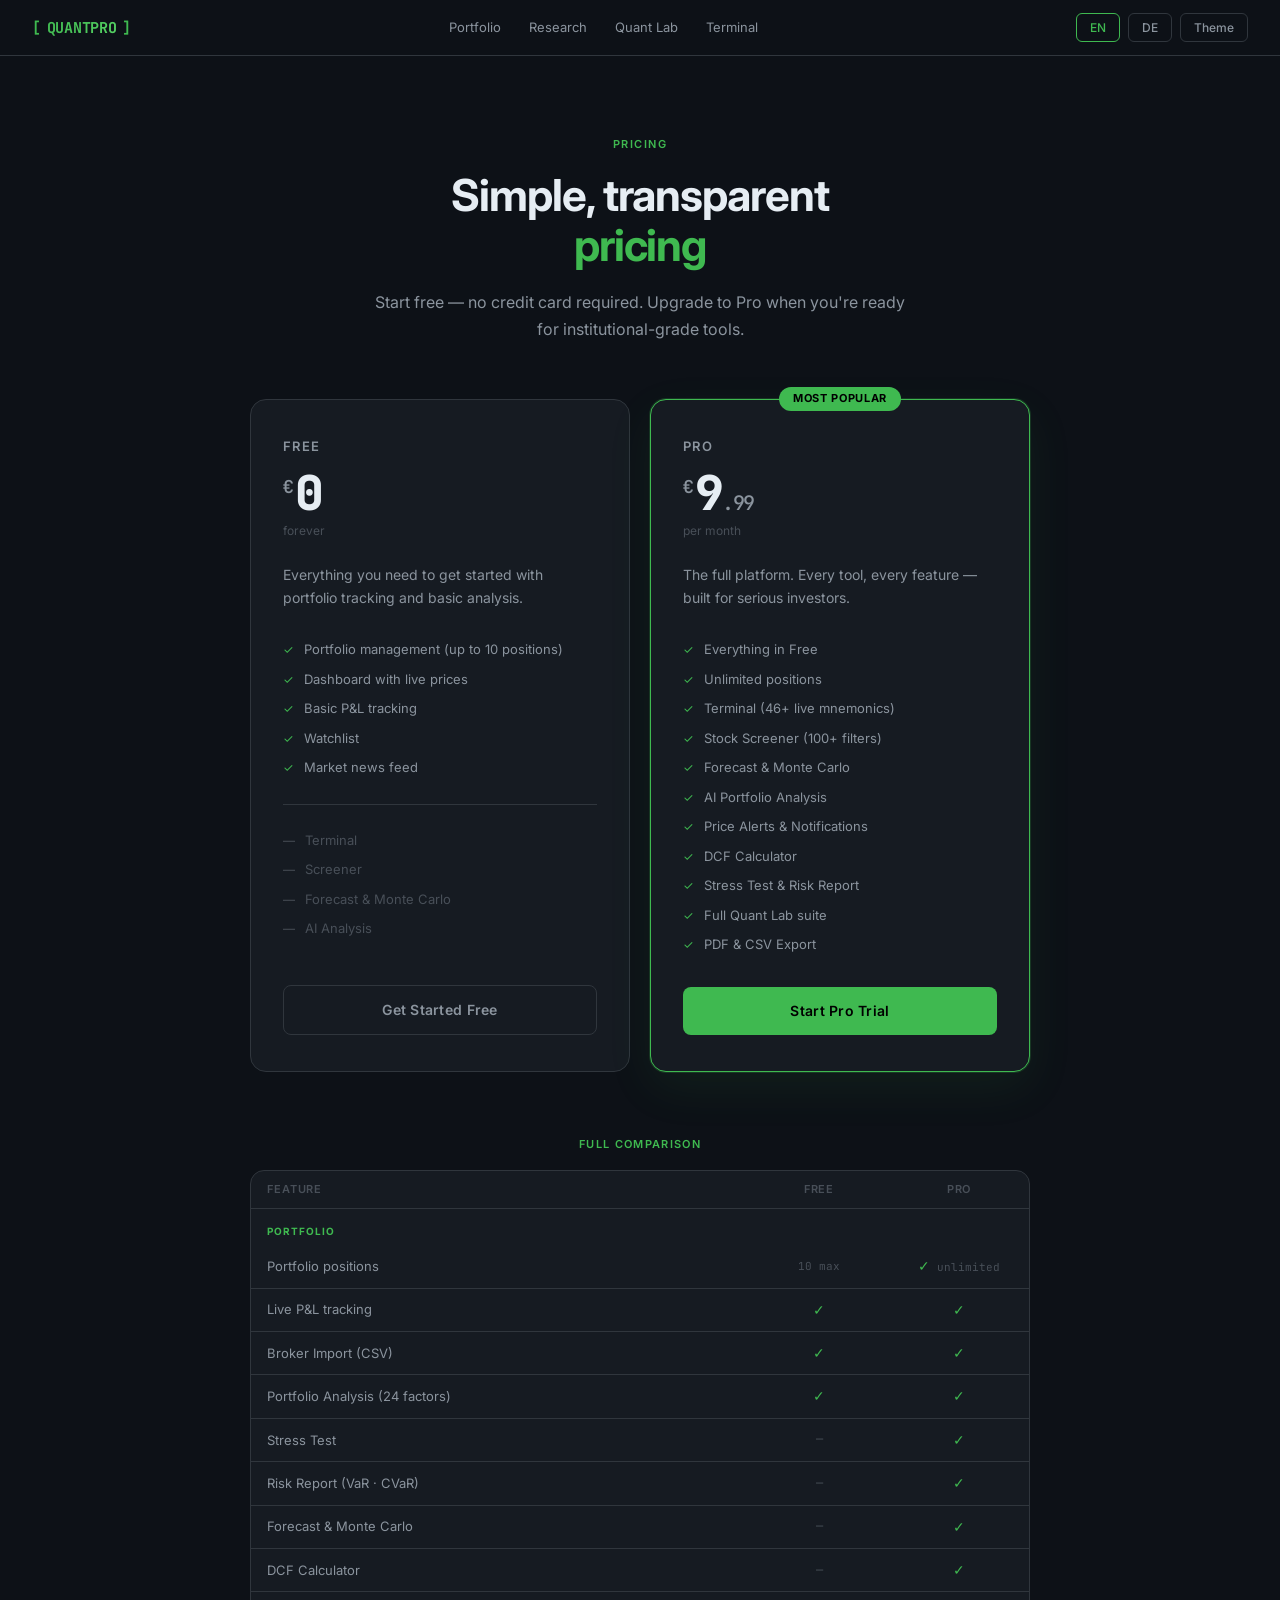
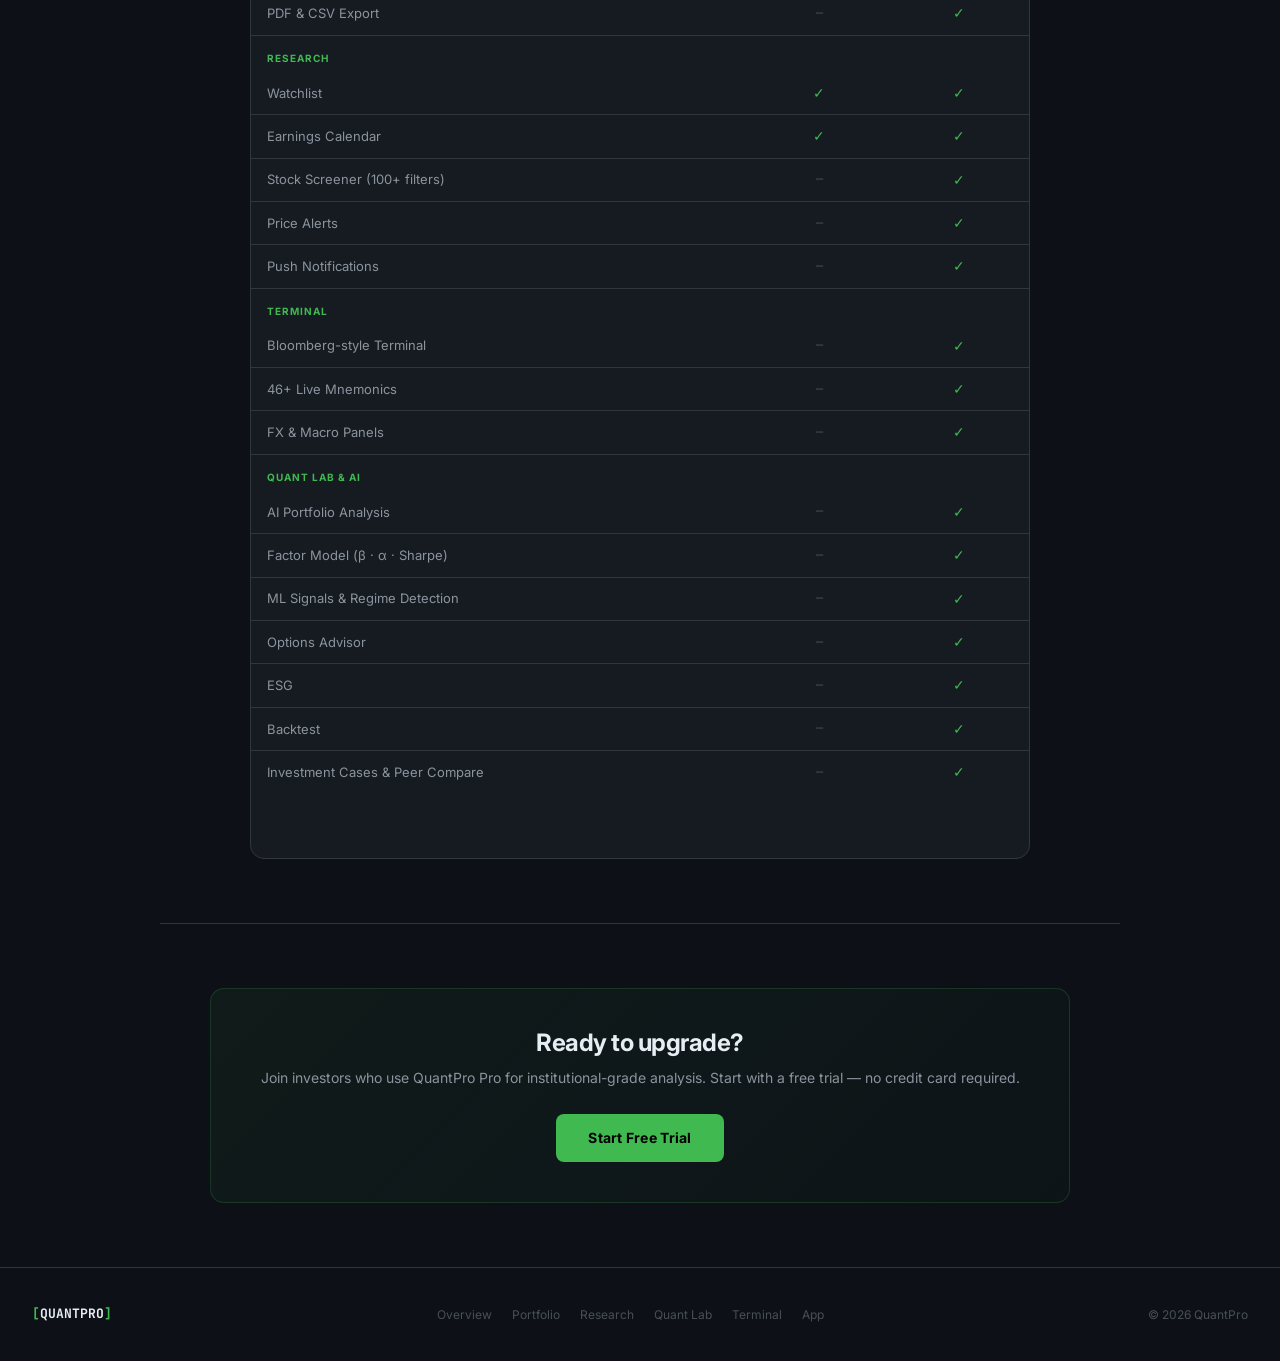
<file: pricing.html>
<!DOCTYPE html>
<html lang="en" data-theme="dark">
<head>
<meta charset="UTF-8">
<meta name="viewport" content="width=device-width,initial-scale=1">
<title>QuantPro — Pricing</title>
<meta name="description" content="Simple, transparent pricing. Start free, upgrade when you're ready.">
<link rel="preconnect" href="https://fonts.googleapis.com">
<link href="https://fonts.googleapis.com/css2?family=Inter:wght@300;400;500;600;700;800;900&family=JetBrains+Mono:wght@400;500;600;700&display=swap" rel="stylesheet">
<link rel="stylesheet" href="shared.css">
<style>
.pricing-grid{display:grid;grid-template-columns:1fr 1fr;gap:20px;max-width:780px;margin:0 auto 64px}
@media(max-width:640px){.pricing-grid{grid-template-columns:1fr}}
.plan-card{background:var(--card);border:1px solid var(--border);border-radius:16px;padding:36px 32px;position:relative;display:flex;flex-direction:column}
.plan-card.featured{border-color:var(--green);box-shadow:0 0 0 1px rgba(63,185,80,.2),0 16px 48px rgba(63,185,80,.08)}
.plan-badge{position:absolute;top:-13px;left:50%;transform:translateX(-50%);background:var(--green);color:#000;font-size:11px;font-weight:700;padding:3px 14px;border-radius:20px;letter-spacing:.06em;white-space:nowrap}
.plan-name{font-size:13px;font-weight:600;letter-spacing:.1em;text-transform:uppercase;color:var(--text2);margin-bottom:12px}
.plan-price{font-size:48px;font-weight:800;font-family:'JetBrains Mono',monospace;letter-spacing:-.03em;line-height:1;margin-bottom:4px}
.plan-price span{font-size:18px;font-weight:500;color:var(--text2);vertical-align:super;margin-right:2px}
.plan-period{font-size:12px;color:var(--dim);margin-bottom:24px}
.plan-desc{font-size:14px;color:var(--text2);line-height:1.6;margin-bottom:28px;min-height:48px}
.plan-features{list-style:none;padding:0;display:flex;flex-direction:column;gap:10px;margin-bottom:32px;flex:1}
.plan-features li{font-size:13px;color:var(--text2);display:flex;align-items:flex-start;gap:10px;line-height:1.5}
.plan-features li .chk{font-size:12px;color:var(--green);flex-shrink:0;margin-top:1px}
.plan-features li .chk.no{color:var(--dim)}
.plan-features li.dim-item{color:var(--dim)}
.plan-sep{height:1px;background:var(--border);margin:16px 0}
.plan-cta{display:block;text-align:center;padding:13px 24px;border-radius:8px;font-size:14px;font-weight:600;letter-spacing:.02em;transition:all .2s;text-decoration:none}
.plan-cta.free{border:1px solid var(--border);color:var(--text2)}
.plan-cta.free:hover{border-color:var(--text2);color:var(--text)}
.plan-cta.pro{background:var(--green);color:#000}
.plan-cta.pro:hover{background:var(--green2);transform:translateY(-1px);box-shadow:0 6px 20px rgba(63,185,80,.3)}

/* comparison table */
.comp-table{width:100%;border-collapse:collapse;font-size:13px;margin-bottom:64px}
.comp-table th{text-align:left;padding:10px 16px;font-size:11px;font-weight:600;letter-spacing:.08em;text-transform:uppercase;color:var(--dim);border-bottom:1px solid var(--border)}
.comp-table th:not(:first-child){text-align:center;width:140px}
.comp-table td{padding:10px 16px;border-bottom:1px solid var(--border);color:var(--text2);vertical-align:middle}
.comp-table td:not(:first-child){text-align:center;font-family:'JetBrains Mono',monospace;font-size:12px}
.comp-table tr:last-child td{border-bottom:none}
.comp-table .cat-row td{background:var(--card);font-size:10px;font-weight:700;letter-spacing:.1em;text-transform:uppercase;color:var(--green);padding:14px 16px 6px;border-bottom:none}
.comp-check{color:var(--green);font-size:14px}
.comp-dash{color:var(--dim)}
.comp-table-wrap{background:var(--card);border:1px solid var(--border);border-radius:14px;overflow:hidden;max-width:780px;margin:0 auto}
</style>
</head>
<body>

<nav class="nav">
  <a href="index.html" class="nav-logo"><span class="bracket">[</span><span class="logo-text">QUANTPRO</span><span class="bracket">]</span></a>
  <div class="nav-links">
    <a href="portfolio.html">Portfolio</a>
    <a href="research.html">Research</a>
    <a href="quant-lab.html">Quant Lab</a>
    <a href="terminal.html">Terminal</a>
  </div>
  <div class="nav-actions">
    <button class="btn-sm lang-btn active" data-lang="en" onclick="setLang('en')">EN</button>
    <button class="btn-sm lang-btn" data-lang="de" onclick="setLang('de')">DE</button>
    <button class="btn-sm" onclick="toggleTheme()"><span class="en">Theme</span><span class="de">Design</span></button>
  </div>
</nav>

<div class="hero">
  <div class="eyebrow"><span class="en">Pricing</span><span class="de">Preise</span></div>
  <h1><span class="en">Simple, transparent<br><em>pricing</em></span><span class="de">Einfache, transparente<br><em>Preise</em></span></h1>
  <p><span class="en">Start free — no credit card required. Upgrade to Pro when you're ready for institutional-grade tools.</span><span class="de">Kostenlos starten — keine Kreditkarte erforderlich. Upgrade auf Pro, wenn du bereit für institutionelle Tools bist.</span></p>
</div>

<!-- PLAN CARDS -->
<div class="section" style="padding-top:0">
  <div class="pricing-grid">

    <!-- FREE -->
    <div class="plan-card">
      <div class="plan-name">Free</div>
      <div class="plan-price"><span>€</span>0</div>
      <div class="plan-period"><span class="en">forever</span><span class="de">für immer</span></div>
      <div class="plan-desc"><span class="en">Everything you need to get started with portfolio tracking and basic analysis.</span><span class="de">Alles, was du für den Einstieg in Portfolio-Tracking und Basisanalyse brauchst.</span></div>
      <ul class="plan-features">
        <li><span class="chk">✓</span> <span class="en">Portfolio management (up to 10 positions)</span><span class="de">Portfolio-Verwaltung (bis zu 10 Positionen)</span></li>
        <li><span class="chk">✓</span> <span class="en">Dashboard with live prices</span><span class="de">Dashboard mit Live-Kursen</span></li>
        <li><span class="chk">✓</span> <span class="en">Basic P&amp;L tracking</span><span class="de">Grundlegendes P&amp;L-Tracking</span></li>
        <li><span class="chk">✓</span> <span class="en">Watchlist</span><span class="de">Watchlist</span></li>
        <li><span class="chk">✓</span> <span class="en">Market news feed</span><span class="de">Marktnachrichten-Feed</span></li>
        <div class="plan-sep"></div>
        <li class="dim-item"><span class="chk no">—</span> Terminal</li>
        <li class="dim-item"><span class="chk no">—</span> <span class="en">Screener</span><span class="de">Aktien-Screener</span></li>
        <li class="dim-item"><span class="chk no">—</span> <span class="en">Forecast &amp; Monte Carlo</span><span class="de">Prognose &amp; Monte Carlo</span></li>
        <li class="dim-item"><span class="chk no">—</span> <span class="en">AI Analysis</span><span class="de">KI-Analyse</span></li>
      </ul>
      <a href="https://www.quantpro.de/register" target="_blank" class="plan-cta free"><span class="en">Get Started Free</span><span class="de">Kostenlos starten</span></a>
    </div>

    <!-- PRO -->
    <div class="plan-card featured">
      <div class="plan-badge">MOST POPULAR</div>
      <div class="plan-name">Pro</div>
      <div class="plan-price"><span>€</span>9<span style="font-size:20px;font-weight:500;color:var(--text2);vertical-align:baseline">.99</span></div>
      <div class="plan-period"><span class="en">per month</span><span class="de">pro Monat</span></div>
      <div class="plan-desc"><span class="en">The full platform. Every tool, every feature — built for serious investors.</span><span class="de">Die komplette Plattform. Jedes Tool, jedes Feature — für ernsthafte Investoren.</span></div>
      <ul class="plan-features">
        <li><span class="chk">✓</span> <span class="en">Everything in Free</span><span class="de">Alles aus Free</span></li>
        <li><span class="chk">✓</span> <span class="en">Unlimited positions</span><span class="de">Unbegrenzte Positionen</span></li>
        <li><span class="chk">✓</span> <span class="en">Terminal (46+ live mnemonics)</span><span class="de">Terminal (46+ Live-Mnemonics)</span></li>
        <li><span class="chk">✓</span> <span class="en">Stock Screener (100+ filters)</span><span class="de">Aktien-Screener (100+ Filter)</span></li>
        <li><span class="chk">✓</span> <span class="en">Forecast &amp; Monte Carlo</span><span class="de">Prognose &amp; Monte Carlo</span></li>
        <li><span class="chk">✓</span> <span class="en">AI Portfolio Analysis</span><span class="de">KI-Portfolio-Analyse</span></li>
        <li><span class="chk">✓</span> <span class="en">Price Alerts &amp; Notifications</span><span class="de">Kursalerts &amp; Benachrichtigungen</span></li>
        <li><span class="chk">✓</span> <span class="en">DCF Calculator</span><span class="de">DCF-Rechner</span></li>
        <li><span class="chk">✓</span> <span class="en">Stress Test &amp; Risk Report</span><span class="de">Stress-Test &amp; Risikobericht</span></li>
        <li><span class="chk">✓</span> <span class="en">Full Quant Lab suite</span><span class="de">Vollständiges Quant-Lab</span></li>
        <li><span class="chk">✓</span> <span class="en">PDF &amp; CSV Export</span><span class="de">PDF &amp; CSV Export</span></li>
      </ul>
      <a href="https://www.quantpro.de/register" target="_blank" class="plan-cta pro"><span class="en">Start Pro Trial</span><span class="de">Pro-Trial starten</span></a>
    </div>

  </div>

  <!-- FEATURE COMPARISON TABLE -->
  <div class="section-eyebrow" style="text-align:center;margin-bottom:16px"><span class="en">Full comparison</span><span class="de">Vollständiger Vergleich</span></div>
  <div class="comp-table-wrap">
    <table class="comp-table">
      <tr>
        <th><span class="en">Feature</span><span class="de">Funktion</span></th>
        <th>Free</th>
        <th>Pro</th>
      </tr>

      <tr class="cat-row"><td colspan="3">Portfolio</td></tr>
      <tr><td><span class="en">Portfolio positions</span><span class="de">Portfolio-Positionen</span></td><td><span class="comp-dash" style="font-size:11px;font-family:inherit">10 max</span></td><td><span class="comp-check">✓</span> <span style="font-size:11px;font-family:inherit;color:var(--dim)"><span class="en">unlimited</span><span class="de">unbegrenzt</span></span></td></tr>
      <tr><td><span class="en">Live P&amp;L tracking</span><span class="de">Live P&amp;L-Tracking</span></td><td><span class="comp-check">✓</span></td><td><span class="comp-check">✓</span></td></tr>
      <tr><td><span class="en">Broker Import (CSV)</span><span class="de">Broker-Import (CSV)</span></td><td><span class="comp-check">✓</span></td><td><span class="comp-check">✓</span></td></tr>
      <tr><td><span class="en">Portfolio Analysis (24 factors)</span><span class="de">Portfolio-Analyse (24 Faktoren)</span></td><td><span class="comp-check">✓</span></td><td><span class="comp-check">✓</span></td></tr>
      <tr><td><span class="en">Stress Test</span><span class="de">Stress-Test</span></td><td><span class="comp-dash">—</span></td><td><span class="comp-check">✓</span></td></tr>
      <tr><td><span class="en">Risk Report (VaR · CVaR)</span><span class="de">Risikobericht (VaR · CVaR)</span></td><td><span class="comp-dash">—</span></td><td><span class="comp-check">✓</span></td></tr>
      <tr><td><span class="en">Forecast &amp; Monte Carlo</span><span class="de">Prognose &amp; Monte Carlo</span></td><td><span class="comp-dash">—</span></td><td><span class="comp-check">✓</span></td></tr>
      <tr><td>DCF Calculator</td><td><span class="comp-dash">—</span></td><td><span class="comp-check">✓</span></td></tr>
      <tr><td>PDF &amp; CSV Export</td><td><span class="comp-dash">—</span></td><td><span class="comp-check">✓</span></td></tr>

      <tr class="cat-row"><td colspan="3">Research</td></tr>
      <tr><td>Watchlist</td><td><span class="comp-check">✓</span></td><td><span class="comp-check">✓</span></td></tr>
      <tr><td><span class="en">Earnings Calendar</span><span class="de">Earnings-Kalender</span></td><td><span class="comp-check">✓</span></td><td><span class="comp-check">✓</span></td></tr>
      <tr><td><span class="en">Stock Screener (100+ filters)</span><span class="de">Aktien-Screener (100+ Filter)</span></td><td><span class="comp-dash">—</span></td><td><span class="comp-check">✓</span></td></tr>
      <tr><td><span class="en">Price Alerts</span><span class="de">Kursalerts</span></td><td><span class="comp-dash">—</span></td><td><span class="comp-check">✓</span></td></tr>
      <tr><td><span class="en">Push Notifications</span><span class="de">Push-Benachrichtigungen</span></td><td><span class="comp-dash">—</span></td><td><span class="comp-check">✓</span></td></tr>

      <tr class="cat-row"><td colspan="3">Terminal</td></tr>
      <tr><td><span class="en">Bloomberg-style Terminal</span><span class="de">Bloomberg-ähnliches Terminal</span></td><td><span class="comp-dash">—</span></td><td><span class="comp-check">✓</span></td></tr>
      <tr><td><span class="en">46+ Live Mnemonics</span><span class="de">46+ Live-Mnemonics</span></td><td><span class="comp-dash">—</span></td><td><span class="comp-check">✓</span></td></tr>
      <tr><td><span class="en">FX &amp; Macro Panels</span><span class="de">FX &amp; Makro-Panels</span></td><td><span class="comp-dash">—</span></td><td><span class="comp-check">✓</span></td></tr>

      <tr class="cat-row"><td colspan="3">Quant Lab &amp; AI</td></tr>
      <tr><td><span class="en">AI Portfolio Analysis</span><span class="de">KI-Portfolio-Analyse</span></td><td><span class="comp-dash">—</span></td><td><span class="comp-check">✓</span></td></tr>
      <tr><td><span class="en">Factor Model (β · α · Sharpe)</span><span class="de">Faktormodell (β · α · Sharpe)</span></td><td><span class="comp-dash">—</span></td><td><span class="comp-check">✓</span></td></tr>
      <tr><td><span class="en">ML Signals &amp; Regime Detection</span><span class="de">ML-Signale &amp; Regime-Erkennung</span></td><td><span class="comp-dash">—</span></td><td><span class="comp-check">✓</span></td></tr>
      <tr><td><span class="en">Options Advisor</span><span class="de">Optionen-Berater</span></td><td><span class="comp-dash">—</span></td><td><span class="comp-check">✓</span></td></tr>
      <tr><td>ESG</td><td><span class="comp-dash">—</span></td><td><span class="comp-check">✓</span></td></tr>
      <tr><td><span class="en">Backtest</span><span class="de">Backtest</span></td><td><span class="comp-dash">—</span></td><td><span class="comp-check">✓</span></td></tr>
      <tr><td><span class="en">Investment Cases &amp; Peer Compare</span><span class="de">Investment Cases &amp; Peer-Vergleich</span></td><td><span class="comp-dash">—</span></td><td><span class="comp-check">✓</span></td></tr>
    </table>
  </div>
</div>

<div class="sep"></div>

<div class="section">
  <div class="cta-banner">
    <h2><span class="en">Ready to upgrade?</span><span class="de">Bereit für das Upgrade?</span></h2>
    <p><span class="en">Join investors who use QuantPro Pro for institutional-grade analysis. Start with a free trial — no credit card required.</span><span class="de">Werde Teil der Investoren, die QuantPro Pro für institutionelle Analysen nutzen. Starte mit einer kostenlosen Testphase.</span></p>
    <a href="https://www.quantpro.de/register" class="btn-cta" target="_blank"><span class="en">Start Free Trial</span><span class="de">Kostenlose Testphase starten</span></a>
  </div>
</div>

<footer class="footer">
  <div class="footer-logo"><span class="bracket">[</span>QUANTPRO<span class="bracket">]</span></div>
  <div class="footer-links">
    <a href="index.html"><span class="en">Overview</span><span class="de">Übersicht</span></a>
    <a href="portfolio.html">Portfolio</a>
    <a href="research.html">Research</a>
    <a href="quant-lab.html">Quant Lab</a>
    <a href="terminal.html">Terminal</a>
    <a href="https://www.quantpro.de" target="_blank">App</a>
  </div>
  <div class="footer-copy">© 2026 QuantPro</div>
</footer>

<script>
function setLang(l){document.body.classList.toggle('lang-de',l==='de');localStorage.setItem('qp-lang',l);document.querySelectorAll('.lang-btn').forEach(b=>b.classList.toggle('active',b.dataset.lang===l));}
function toggleTheme(){const t=document.documentElement.getAttribute('data-theme')==='dark'?'light':'dark';document.documentElement.setAttribute('data-theme',t);localStorage.setItem('qp-theme',t);}
(function(){const l=localStorage.getItem('qp-lang')||'en';if(l==='de'){document.body.classList.add('lang-de');document.querySelectorAll('.lang-btn').forEach(b=>b.classList.toggle('active',b.dataset.lang===l));}const t=localStorage.getItem('qp-theme')||'dark';document.documentElement.setAttribute('data-theme',t);})();
</script>
</body>
</html>
</file>
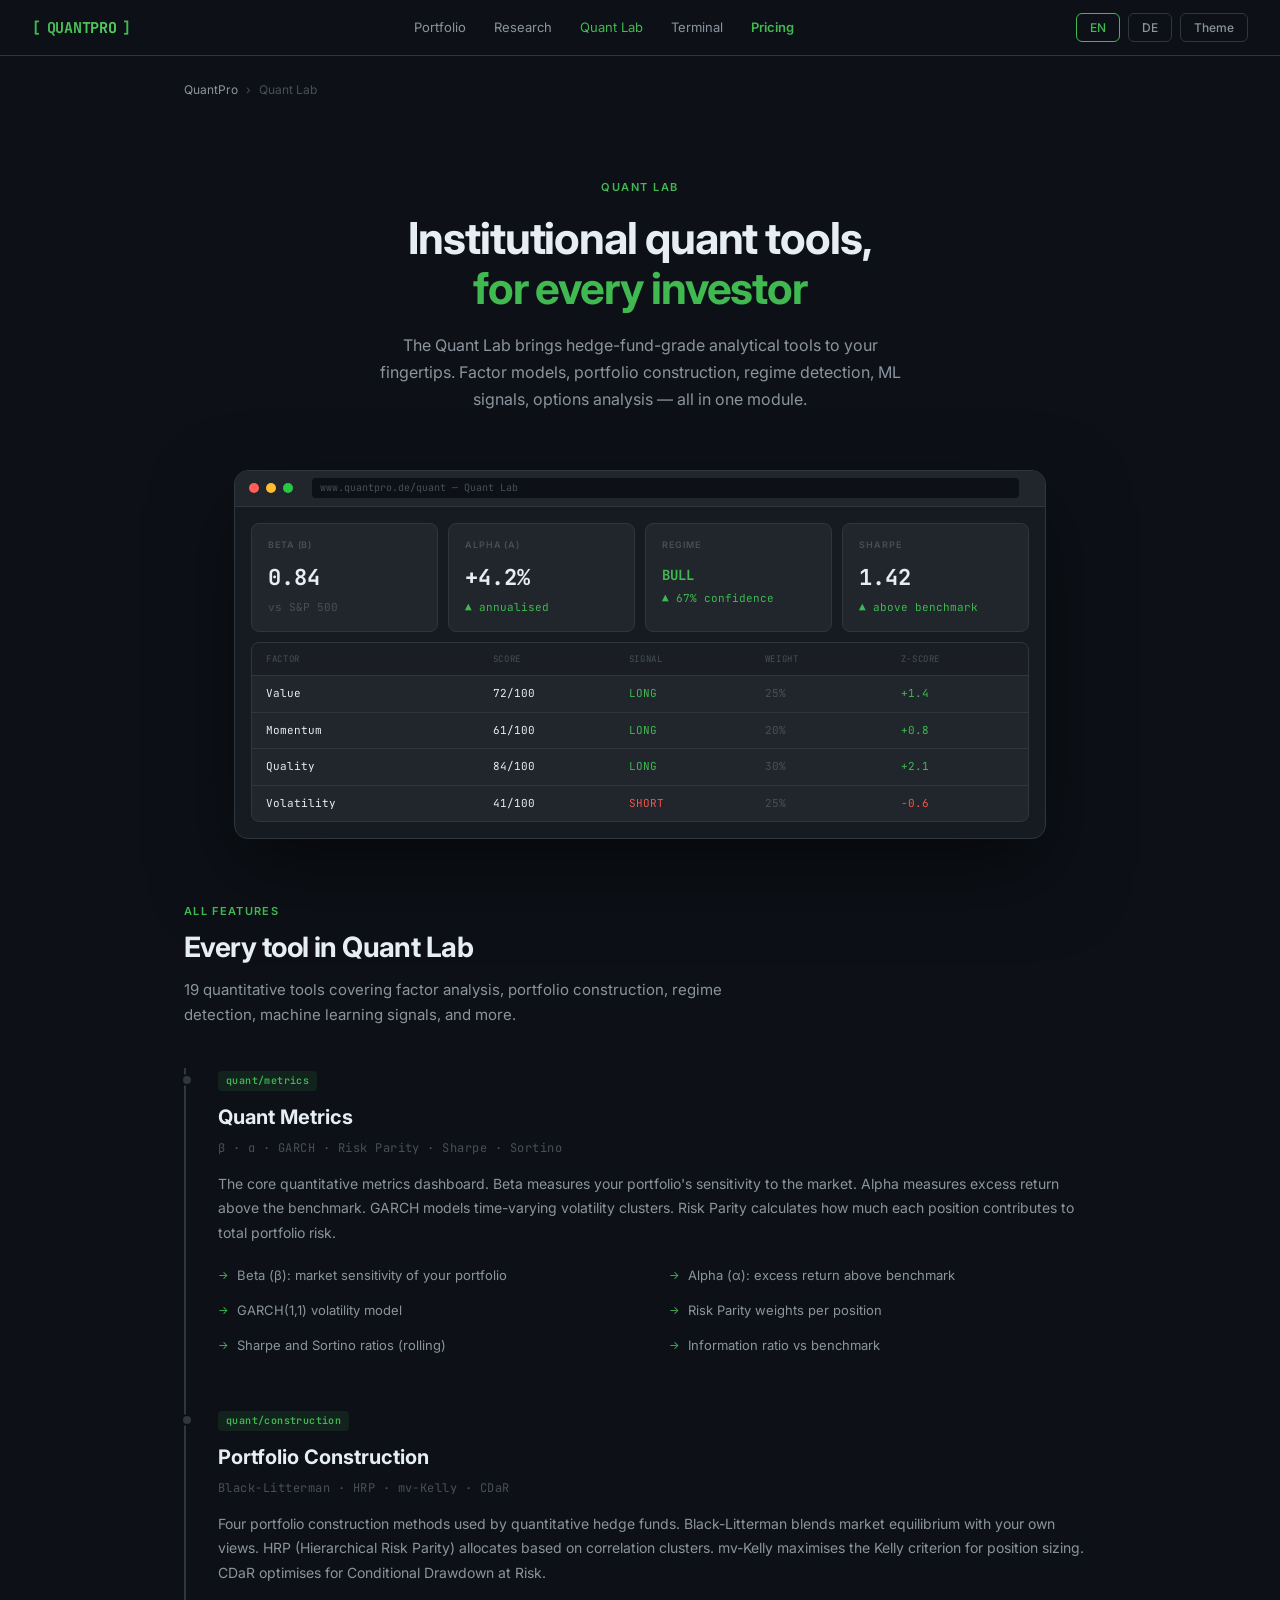
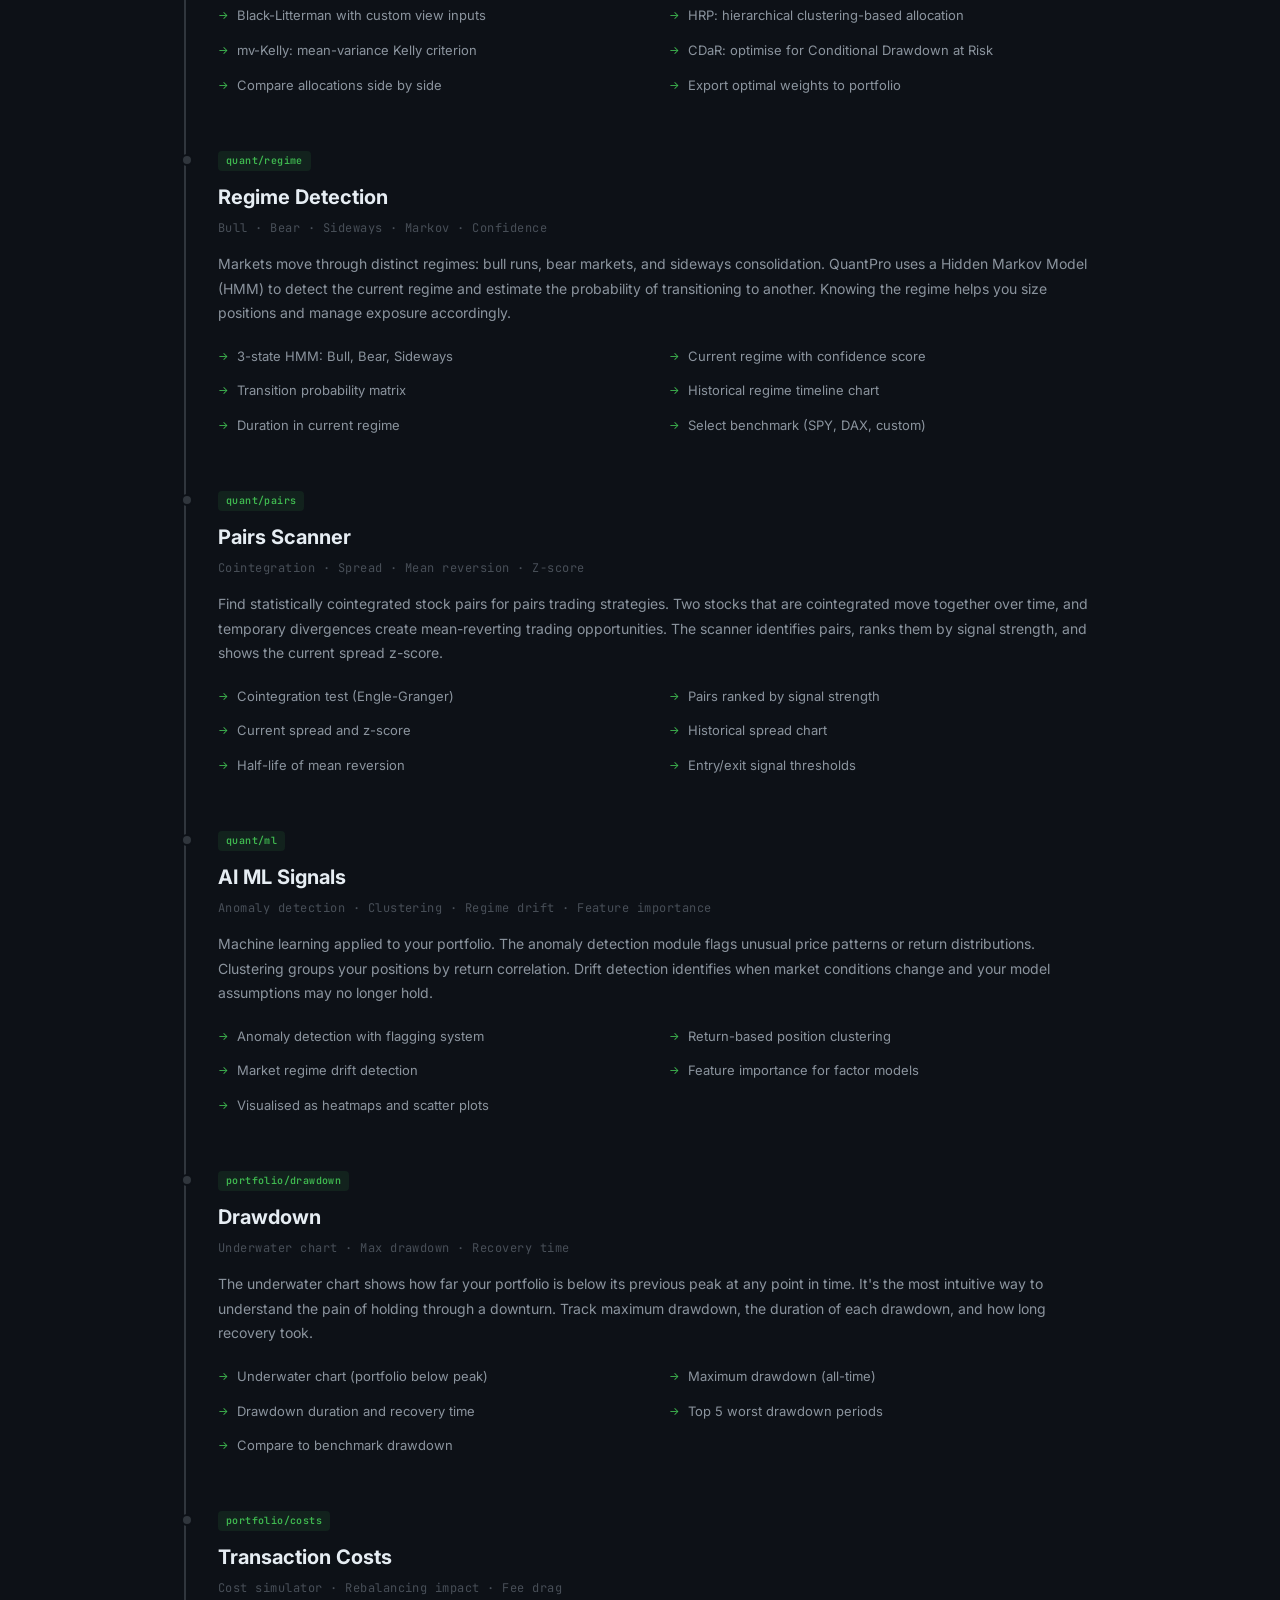
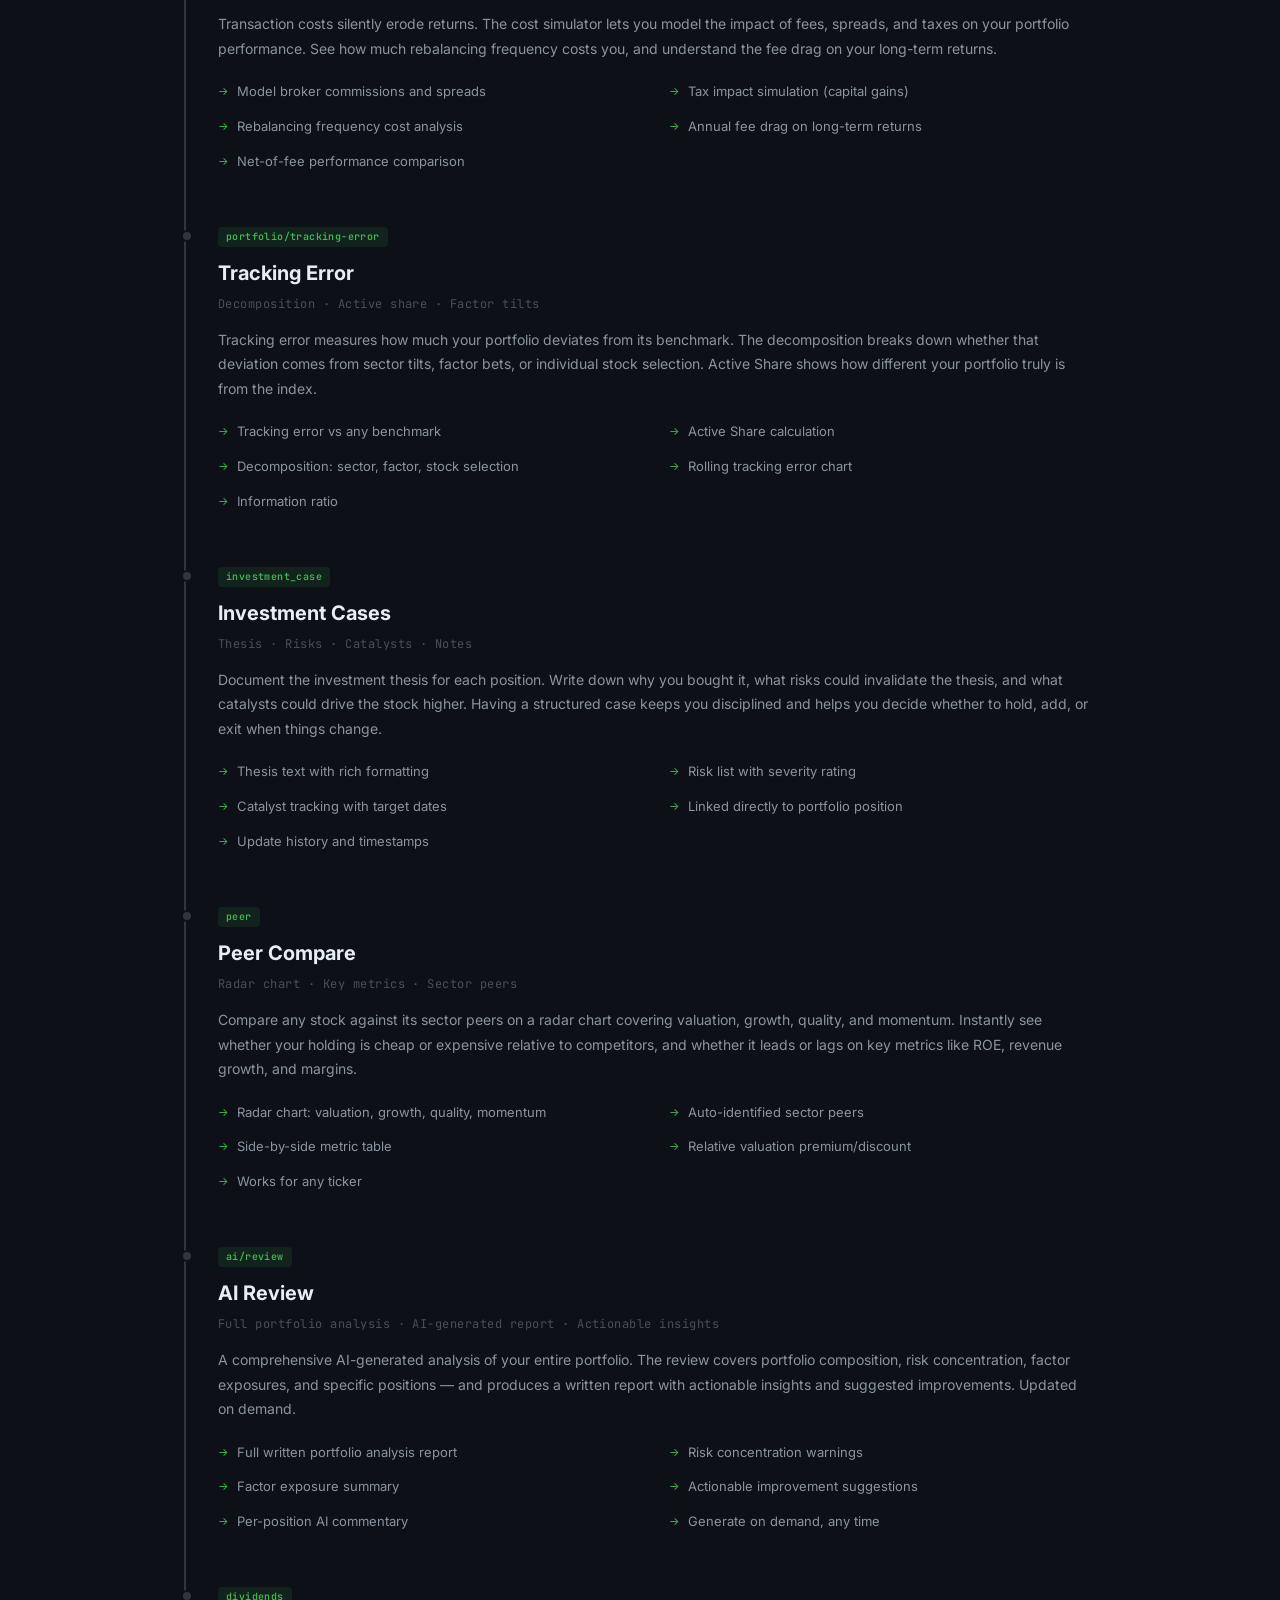
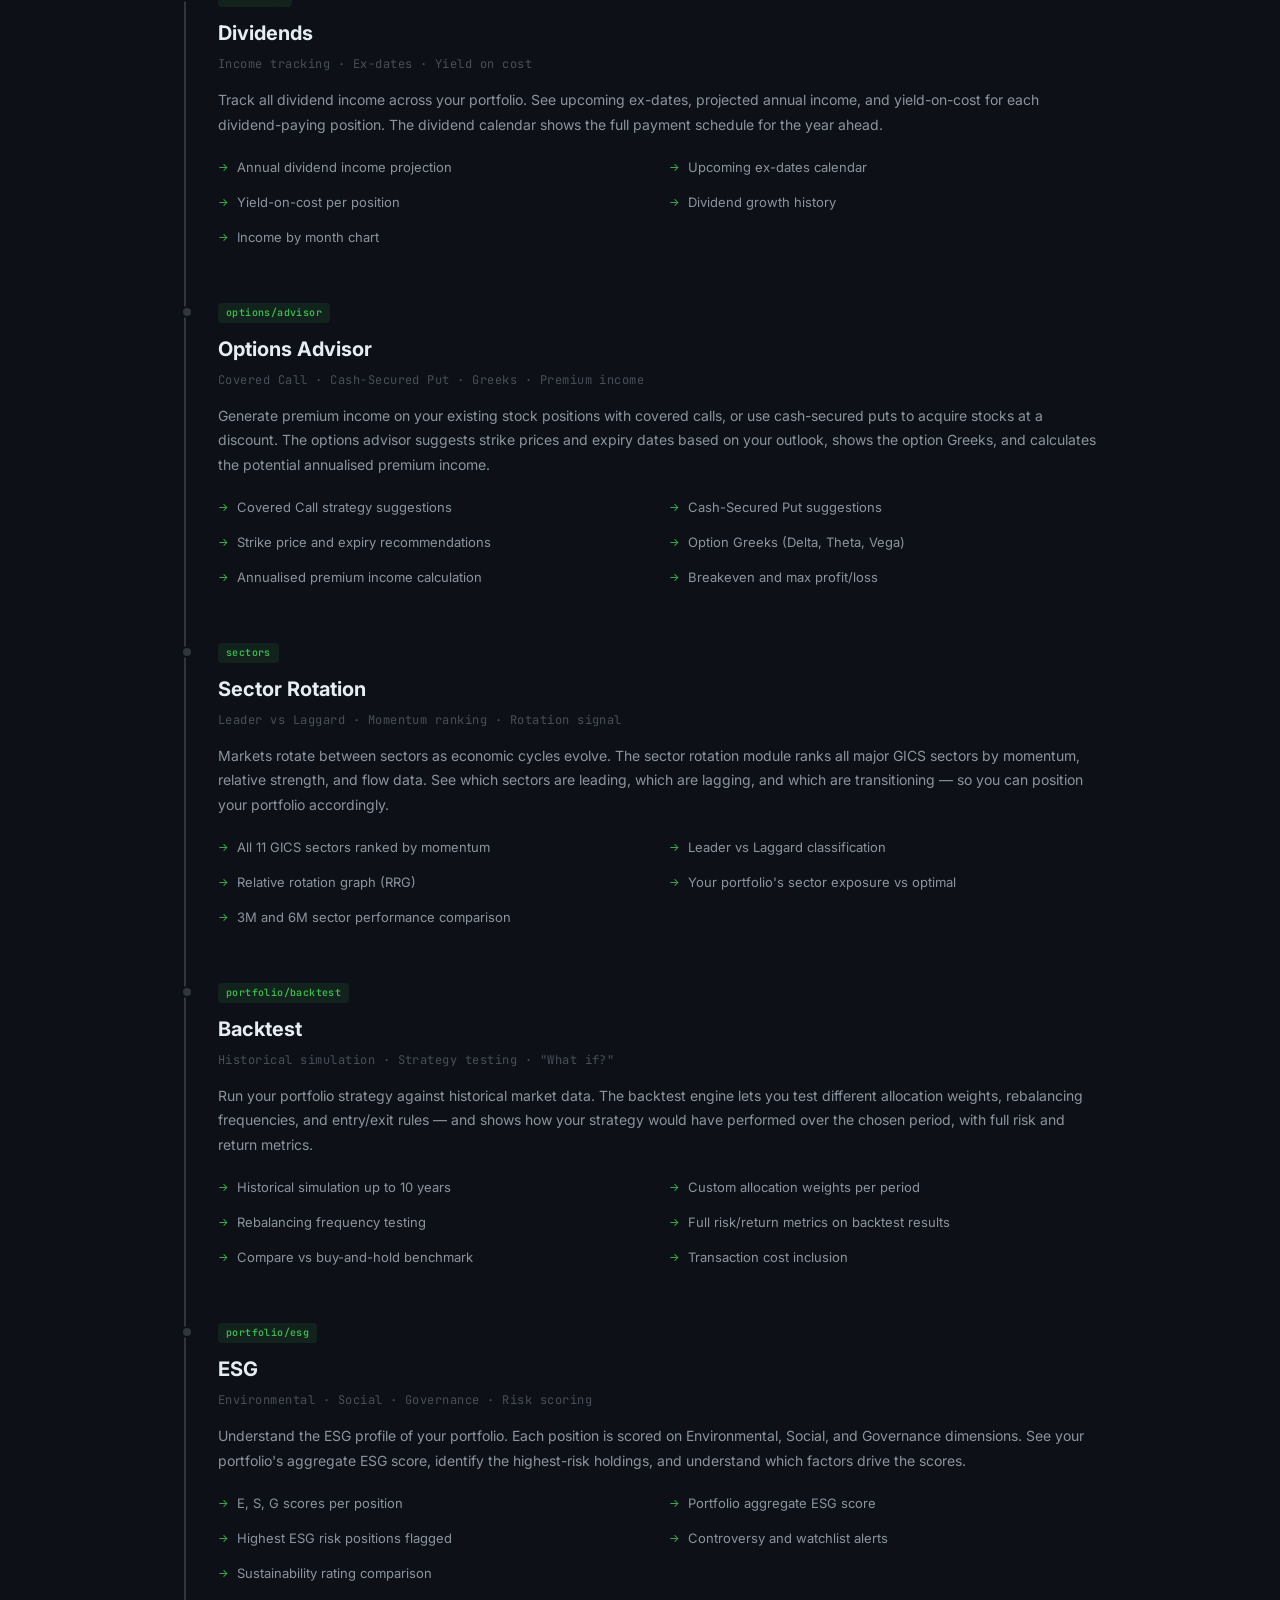
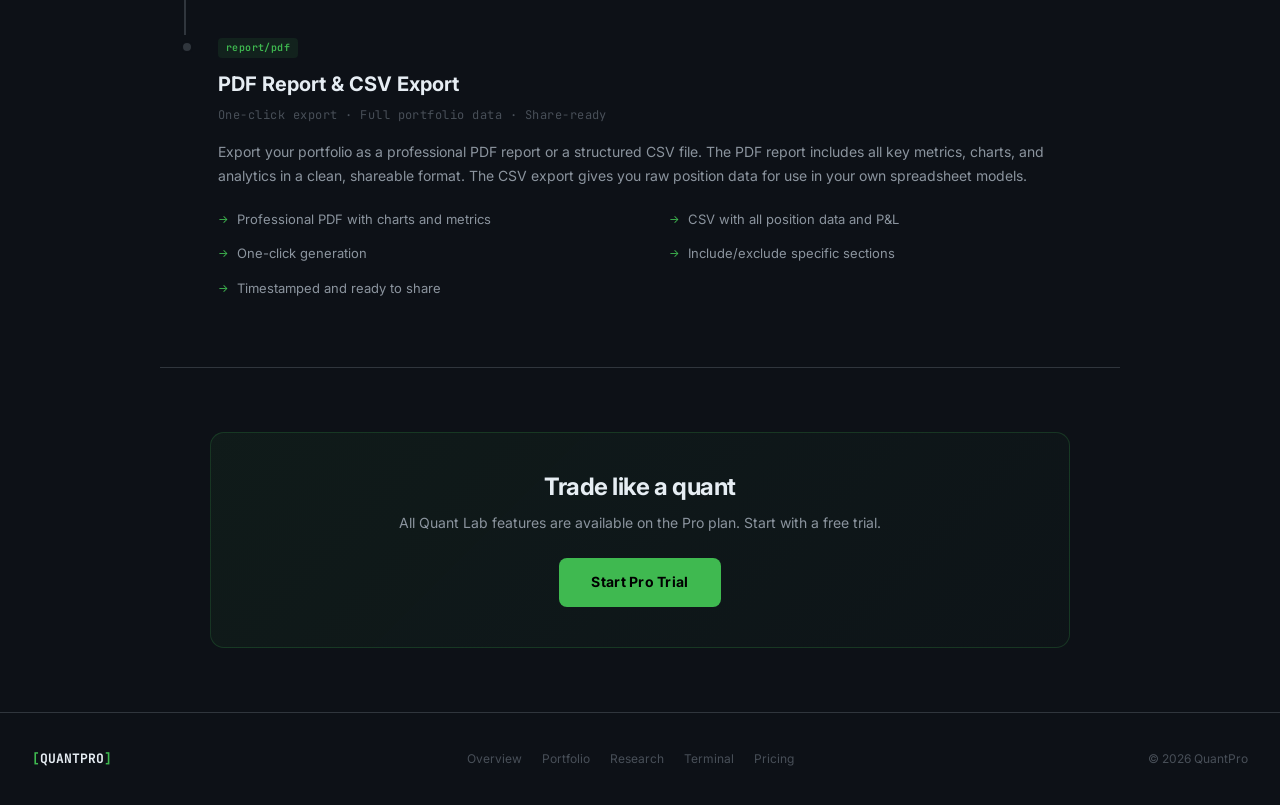
<file: quant-lab.html>
<!DOCTYPE html>
<html lang="en" data-theme="dark">
<head>
<meta charset="UTF-8">
<meta name="viewport" content="width=device-width,initial-scale=1">
<title>QuantPro — Quant Lab</title>
<meta name="description" content="Professional quantitative tools: factor models, regime detection, pairs trading, ML signals, and portfolio construction.">
<link rel="preconnect" href="https://fonts.googleapis.com">
<link href="https://fonts.googleapis.com/css2?family=Inter:wght@300;400;500;600;700;800;900&family=JetBrains+Mono:wght@400;500;600;700&display=swap" rel="stylesheet">
<link rel="stylesheet" href="shared.css">
</head>
<body>

<nav class="nav">
  <a href="index.html" class="nav-logo"><span class="bracket">[</span><span class="logo-text">QUANTPRO</span><span class="bracket">]</span></a>
  <div class="nav-links">
    <a href="portfolio.html">Portfolio</a>
    <a href="research.html">Research</a>
    <a href="quant-lab.html" class="active">Quant Lab</a>
    <a href="terminal.html">Terminal</a>
    <a href="https://quantpro.info/pricing.html" style="color:var(--green);font-weight:600"><span class="en">Pricing</span><span class="de">Preise</span></a>
  </div>
  <div class="nav-actions">
    <button class="btn-sm lang-btn active" data-lang="en" onclick="setLang('en')">EN</button>
    <button class="btn-sm lang-btn" data-lang="de" onclick="setLang('de')">DE</button>
    <button class="btn-sm" onclick="toggleTheme()"><span class="en">Theme</span><span class="de">Design</span></button>
  </div>
</nav>

<div class="breadcrumb"><a href="index.html">QuantPro</a> <span>›</span> <span>Quant Lab</span></div>

<div class="hero">
  <div class="eyebrow">Quant Lab</div>
  <h1><span class="en">Institutional quant tools,<br><em>for every investor</em></span><span class="de">Institutionelle Quant-Tools,<br><em>für jeden Investor</em></span></h1>
  <p><span class="en">The Quant Lab brings hedge-fund-grade analytical tools to your fingertips. Factor models, portfolio construction, regime detection, ML signals, options analysis — all in one module.</span><span class="de">Das Quant Lab bringt Hedge-Fonds-taugliche Analysewerkzeuge an deine Fingerspitzen. Faktormodelle, Portfolio-Konstruktion, Regime-Erkennung, ML-Signale, Optionsanalyse — alles in einem Modul.</span></p>
</div>

<div class="mockup-wrap">
  <div class="mockup">
    <div class="mockup-bar">
      <div class="mockup-dot r"></div><div class="mockup-dot y"></div><div class="mockup-dot g"></div>
      <div class="mockup-url">www.quantpro.de/quant — Quant Lab</div>
    </div>
    <div class="mockup-body">
      <div class="mock-stat"><div class="mock-stat-label">Beta (β)</div><div class="mock-stat-value">0.84</div><div class="mock-stat-change col-d"><span class="en">vs S&P 500</span><span class="de">vs. S&P 500</span></div></div>
      <div class="mock-stat"><div class="mock-stat-label">Alpha (α)</div><div class="mock-stat-value">+4.2%</div><div class="mock-stat-change up">▲ <span class="en">annualised</span><span class="de">annualisiert</span></div></div>
      <div class="mock-stat"><div class="mock-stat-label">Regime</div><div class="mock-stat-value col-d" style="color:var(--green);font-size:14px;padding-top:4px">BULL</div><div class="mock-stat-change up">▲ 67% <span class="en">confidence</span><span class="de">Konfidenz</span></div></div>
      <div class="mock-stat"><div class="mock-stat-label">Sharpe</div><div class="mock-stat-value">1.42</div><div class="mock-stat-change up">▲ <span class="en">above benchmark</span><span class="de">über Benchmark</span></div></div>
      <div class="mock-table">
        <div class="mock-row hdr"><span><span class="en">Factor</span><span class="de">Faktor</span></span><span><span class="en">Score</span><span class="de">Score</span></span><span><span class="en">Signal</span><span class="de">Signal</span></span><span><span class="en">Weight</span><span class="de">Gewicht</span></span><span>Z-Score</span></div>
        <div class="mock-row"><span>Value</span><span>72/100</span><span class="col-g">LONG</span><span class="col-d">25%</span><span class="col-g">+1.4</span></div>
        <div class="mock-row"><span>Momentum</span><span>61/100</span><span class="col-g">LONG</span><span class="col-d">20%</span><span class="col-g">+0.8</span></div>
        <div class="mock-row"><span>Quality</span><span>84/100</span><span class="col-g">LONG</span><span class="col-d">30%</span><span class="col-g">+2.1</span></div>
        <div class="mock-row"><span>Volatility</span><span>41/100</span><span class="col-r">SHORT</span><span class="col-d">25%</span><span class="col-r">−0.6</span></div>
      </div>
    </div>
  </div>
</div>

<div class="section" style="padding-top:0">
  <div class="section-eyebrow"><span class="en">All Features</span><span class="de">Alle Funktionen</span></div>
  <h2><span class="en">Every tool in Quant Lab</span><span class="de">Alle Tools im Quant Lab</span></h2>
  <p class="section-sub"><span class="en">19 quantitative tools covering factor analysis, portfolio construction, regime detection, machine learning signals, and more.</span><span class="de">19 quantitative Tools für Faktoranalyse, Portfolio-Konstruktion, Regime-Erkennung, Machine-Learning-Signale und mehr.</span></p>

  <div class="detail-list">

    <div class="detail-block">
      <span class="db-tag">quant/metrics</span>
      <h3><span class="en">Quant Metrics</span><span class="de">Quant-Metriken</span></h3>
      <div class="db-sub">β · α · GARCH · Risk Parity · Sharpe · Sortino</div>
      <p><span class="en">The core quantitative metrics dashboard. Beta measures your portfolio's sensitivity to the market. Alpha measures excess return above the benchmark. GARCH models time-varying volatility clusters. Risk Parity calculates how much each position contributes to total portfolio risk.</span><span class="de">Das zentrale quantitative Metriken-Dashboard. Beta misst die Sensitivität des Portfolios gegenüber dem Markt. Alpha misst die Überrendite über dem Benchmark. GARCH modelliert zeitvariable Volatilitäts-Cluster.</span></p>
      <ul>
        <li><span class="en">Beta (β): market sensitivity of your portfolio</span><span class="de">Beta (β): Marktsensitivität deines Portfolios</span></li>
        <li><span class="en">Alpha (α): excess return above benchmark</span><span class="de">Alpha (α): Überrendite über dem Benchmark</span></li>
        <li><span class="en">GARCH(1,1) volatility model</span><span class="de">GARCH(1,1) Volatilitätsmodell</span></li>
        <li><span class="en">Risk Parity weights per position</span><span class="de">Risk-Parity-Gewichte pro Position</span></li>
        <li><span class="en">Sharpe and Sortino ratios (rolling)</span><span class="de">Sharpe- und Sortino-Ratio (rollend)</span></li>
        <li><span class="en">Information ratio vs benchmark</span><span class="de">Information Ratio vs. Benchmark</span></li>
      </ul>
    </div>

    <div class="detail-block">
      <span class="db-tag">quant/construction</span>
      <h3><span class="en">Portfolio Construction</span><span class="de">Portfolio-Konstruktion</span></h3>
      <div class="db-sub">Black-Litterman · HRP · mv-Kelly · CDaR</div>
      <p><span class="en">Four portfolio construction methods used by quantitative hedge funds. Black-Litterman blends market equilibrium with your own views. HRP (Hierarchical Risk Parity) allocates based on correlation clusters. mv-Kelly maximises the Kelly criterion for position sizing. CDaR optimises for Conditional Drawdown at Risk.</span><span class="de">Vier Portfolio-Konstruktionsmethoden von quantitativen Hedge Funds. Black-Litterman verbindet Marktgleichgewicht mit eigenen Ansichten. HRP allokiert basierend auf Korrelations-Clustern. mv-Kelly maximiert das Kelly-Kriterium für die Positionsgrößenbestimmung.</span></p>
      <ul>
        <li><span class="en">Black-Litterman with custom view inputs</span><span class="de">Black-Litterman mit eigenen Ansichts-Eingaben</span></li>
        <li><span class="en">HRP: hierarchical clustering-based allocation</span><span class="de">HRP: hierarchisches Clustering-basiertes Allokation</span></li>
        <li><span class="en">mv-Kelly: mean-variance Kelly criterion</span><span class="de">mv-Kelly: Mittelwert-Varianz Kelly-Kriterium</span></li>
        <li><span class="en">CDaR: optimise for Conditional Drawdown at Risk</span><span class="de">CDaR: Optimierung für Conditional Drawdown at Risk</span></li>
        <li><span class="en">Compare allocations side by side</span><span class="de">Allokationen nebeneinander vergleichen</span></li>
        <li><span class="en">Export optimal weights to portfolio</span><span class="de">Optimale Gewichte in Portfolio exportieren</span></li>
      </ul>
    </div>

    <div class="detail-block">
      <span class="db-tag">quant/regime</span>
      <h3><span class="en">Regime Detection</span><span class="de">Regime-Erkennung</span></h3>
      <div class="db-sub">Bull · Bear · Sideways · Markov · <span class="en">Confidence</span><span class="de">Konfidenz</span></div>
      <p><span class="en">Markets move through distinct regimes: bull runs, bear markets, and sideways consolidation. QuantPro uses a Hidden Markov Model (HMM) to detect the current regime and estimate the probability of transitioning to another. Knowing the regime helps you size positions and manage exposure accordingly.</span><span class="de">Märkte bewegen sich durch verschiedene Regime: Bullenmärkte, Bärenmärkte und Seitwärtsbewegungen. QuantPro verwendet ein Hidden-Markov-Modell (HMM) zur Erkennung des aktuellen Regimes und Schätzung der Übergangswahrscheinlichkeit.</span></p>
      <ul>
        <li><span class="en">3-state HMM: Bull, Bear, Sideways</span><span class="de">3-Zustands-HMM: Bull, Bear, Seitwärts</span></li>
        <li><span class="en">Current regime with confidence score</span><span class="de">Aktuelles Regime mit Konfidenz-Score</span></li>
        <li><span class="en">Transition probability matrix</span><span class="de">Übergangswahrscheinlichkeits-Matrix</span></li>
        <li><span class="en">Historical regime timeline chart</span><span class="de">Historisches Regime-Zeitlinien-Diagramm</span></li>
        <li><span class="en">Duration in current regime</span><span class="de">Dauer im aktuellen Regime</span></li>
        <li><span class="en">Select benchmark (SPY, DAX, custom)</span><span class="de">Benchmark auswählen (SPY, DAX, benutzerdefiniert)</span></li>
      </ul>
    </div>

    <div class="detail-block">
      <span class="db-tag">quant/pairs</span>
      <h3><span class="en">Pairs Scanner</span><span class="de">Pairs-Scanner</span></h3>
      <div class="db-sub"><span class="en">Cointegration · Spread · Mean reversion · Z-score</span><span class="de">Kointegration · Spread · Mean Reversion · Z-Score</span></div>
      <p><span class="en">Find statistically cointegrated stock pairs for pairs trading strategies. Two stocks that are cointegrated move together over time, and temporary divergences create mean-reverting trading opportunities. The scanner identifies pairs, ranks them by signal strength, and shows the current spread z-score.</span><span class="de">Statistisch kointegierte Aktienpaare für Pairs-Trading-Strategien finden. Zwei kointegierte Aktien bewegen sich im Laufe der Zeit zusammen, und temporäre Abweichungen schaffen Mean-Reversion-Handelsmöglichkeiten.</span></p>
      <ul>
        <li><span class="en">Cointegration test (Engle-Granger)</span><span class="de">Kointegrations-Test (Engle-Granger)</span></li>
        <li><span class="en">Pairs ranked by signal strength</span><span class="de">Paare nach Signalstärke eingestuft</span></li>
        <li><span class="en">Current spread and z-score</span><span class="de">Aktueller Spread und Z-Score</span></li>
        <li><span class="en">Historical spread chart</span><span class="de">Historisches Spread-Diagramm</span></li>
        <li><span class="en">Half-life of mean reversion</span><span class="de">Halbwertszeit der Mean Reversion</span></li>
        <li><span class="en">Entry/exit signal thresholds</span><span class="de">Einstiegs-/Ausstiegssignal-Schwellenwerte</span></li>
      </ul>
    </div>

    <div class="detail-block">
      <span class="db-tag">quant/ml</span>
      <h3><span class="en">AI ML Signals</span><span class="de">KI ML-Signale</span></h3>
      <div class="db-sub"><span class="en">Anomaly detection · Clustering · Regime drift · Feature importance</span><span class="de">Anomalie-Erkennung · Clustering · Regime-Drift · Feature-Wichtigkeit</span></div>
      <p><span class="en">Machine learning applied to your portfolio. The anomaly detection module flags unusual price patterns or return distributions. Clustering groups your positions by return correlation. Drift detection identifies when market conditions change and your model assumptions may no longer hold.</span><span class="de">Machine Learning auf dein Portfolio angewendet. Das Anomalie-Erkennungsmodul kennzeichnet ungewöhnliche Preismuster oder Renditeverteilungen. Clustering gruppiert Positionen nach Renditekorrelation.</span></p>
      <ul>
        <li><span class="en">Anomaly detection with flagging system</span><span class="de">Anomalie-Erkennung mit Kennzeichnungssystem</span></li>
        <li><span class="en">Return-based position clustering</span><span class="de">Renditebasiertes Positions-Clustering</span></li>
        <li><span class="en">Market regime drift detection</span><span class="de">Markt-Regime-Drift-Erkennung</span></li>
        <li><span class="en">Feature importance for factor models</span><span class="de">Feature-Wichtigkeit für Faktormodelle</span></li>
        <li><span class="en">Visualised as heatmaps and scatter plots</span><span class="de">Als Heatmaps und Streudiagramme visualisiert</span></li>
      </ul>
    </div>

    <div class="detail-block">
      <span class="db-tag">portfolio/drawdown</span>
      <h3>Drawdown</h3>
      <div class="db-sub"><span class="en">Underwater chart · Max drawdown · Recovery time</span><span class="de">Underwater-Chart · Maximaler Drawdown · Erholungszeit</span></div>
      <p><span class="en">The underwater chart shows how far your portfolio is below its previous peak at any point in time. It's the most intuitive way to understand the pain of holding through a downturn. Track maximum drawdown, the duration of each drawdown, and how long recovery took.</span><span class="de">Das Underwater-Chart zeigt, wie weit dein Portfolio zu jedem Zeitpunkt unter seinem vorherigen Höchststand liegt. Der intuitivste Weg, den Schmerz des Haltens durch einen Abschwung zu verstehen.</span></p>
      <ul>
        <li><span class="en">Underwater chart (portfolio below peak)</span><span class="de">Underwater-Chart (Portfolio unter Hochpunkt)</span></li>
        <li><span class="en">Maximum drawdown (all-time)</span><span class="de">Maximaler Drawdown (gesamt)</span></li>
        <li><span class="en">Drawdown duration and recovery time</span><span class="de">Drawdown-Dauer und Erholungszeit</span></li>
        <li><span class="en">Top 5 worst drawdown periods</span><span class="de">Top 5 schlimmste Drawdown-Perioden</span></li>
        <li><span class="en">Compare to benchmark drawdown</span><span class="de">Mit Benchmark-Drawdown vergleichen</span></li>
      </ul>
    </div>

    <div class="detail-block">
      <span class="db-tag">portfolio/costs</span>
      <h3><span class="en">Transaction Costs</span><span class="de">Transaktionskosten</span></h3>
      <div class="db-sub"><span class="en">Cost simulator · Rebalancing impact · Fee drag</span><span class="de">Kosten-Simulator · Rebalancing-Einfluss · Gebühren-Drag</span></div>
      <p><span class="en">Transaction costs silently erode returns. The cost simulator lets you model the impact of fees, spreads, and taxes on your portfolio performance. See how much rebalancing frequency costs you, and understand the fee drag on your long-term returns.</span><span class="de">Transaktionskosten erodieren Renditen unbemerkt. Der Kosten-Simulator ermöglicht die Modellierung des Einflusses von Gebühren, Spreads und Steuern auf die Portfolio-Performance.</span></p>
      <ul>
        <li><span class="en">Model broker commissions and spreads</span><span class="de">Broker-Provisionen und Spreads modellieren</span></li>
        <li><span class="en">Tax impact simulation (capital gains)</span><span class="de">Steuereinfluss-Simulation (Kapitalgewinne)</span></li>
        <li><span class="en">Rebalancing frequency cost analysis</span><span class="de">Rebalancing-Häufigkeits-Kostenanalyse</span></li>
        <li><span class="en">Annual fee drag on long-term returns</span><span class="de">Jährlicher Gebühren-Drag auf langfristige Renditen</span></li>
        <li><span class="en">Net-of-fee performance comparison</span><span class="de">Gebührenbereinigter Leistungsvergleich</span></li>
      </ul>
    </div>

    <div class="detail-block">
      <span class="db-tag">portfolio/tracking-error</span>
      <h3>Tracking Error</h3>
      <div class="db-sub"><span class="en">Decomposition · Active share · Factor tilts</span><span class="de">Zerlegung · Active Share · Faktor-Tilts</span></div>
      <p><span class="en">Tracking error measures how much your portfolio deviates from its benchmark. The decomposition breaks down whether that deviation comes from sector tilts, factor bets, or individual stock selection. Active Share shows how different your portfolio truly is from the index.</span><span class="de">Tracking Error misst, wie stark dein Portfolio von seinem Benchmark abweicht. Die Zerlegung zeigt, ob die Abweichung von Sektor-Tilts, Faktor-Wetten oder individueller Aktienauswahl stammt.</span></p>
      <ul>
        <li><span class="en">Tracking error vs any benchmark</span><span class="de">Tracking Error vs. beliebigem Benchmark</span></li>
        <li><span class="en">Active Share calculation</span><span class="de">Active Share Berechnung</span></li>
        <li><span class="en">Decomposition: sector, factor, stock selection</span><span class="de">Zerlegung: Sektor, Faktor, Aktienauswahl</span></li>
        <li><span class="en">Rolling tracking error chart</span><span class="de">Rollender Tracking-Error-Chart</span></li>
        <li><span class="en">Information ratio</span><span class="de">Information Ratio</span></li>
      </ul>
    </div>

    <div class="detail-block">
      <span class="db-tag">investment_case</span>
      <h3><span class="en">Investment Cases</span><span class="de">Investment Cases</span></h3>
      <div class="db-sub"><span class="en">Thesis · Risks · Catalysts · Notes</span><span class="de">These · Risiken · Katalysatoren · Notizen</span></div>
      <p><span class="en">Document the investment thesis for each position. Write down why you bought it, what risks could invalidate the thesis, and what catalysts could drive the stock higher. Having a structured case keeps you disciplined and helps you decide whether to hold, add, or exit when things change.</span><span class="de">Die Investment-These für jede Position dokumentieren. Aufschreiben, warum du gekauft hast, welche Risiken die These ungültig machen könnten und welche Katalysatoren die Aktie höher treiben könnten.</span></p>
      <ul>
        <li><span class="en">Thesis text with rich formatting</span><span class="de">These-Text mit umfangformatierung</span></li>
        <li><span class="en">Risk list with severity rating</span><span class="de">Risikoliste mit Schweregrad-Bewertung</span></li>
        <li><span class="en">Catalyst tracking with target dates</span><span class="de">Katalysator-Tracking mit Zieldaten</span></li>
        <li><span class="en">Linked directly to portfolio position</span><span class="de">Direkt mit Portfolio-Position verknüpft</span></li>
        <li><span class="en">Update history and timestamps</span><span class="de">Update-Verlauf und Zeitstempel</span></li>
      </ul>
    </div>

    <div class="detail-block">
      <span class="db-tag">peer</span>
      <h3><span class="en">Peer Compare</span><span class="de">Peer-Vergleich</span></h3>
      <div class="db-sub"><span class="en">Radar chart · Key metrics · Sector peers</span><span class="de">Radar-Chart · Kennzahlen · Sektor-Peers</span></div>
      <p><span class="en">Compare any stock against its sector peers on a radar chart covering valuation, growth, quality, and momentum. Instantly see whether your holding is cheap or expensive relative to competitors, and whether it leads or lags on key metrics like ROE, revenue growth, and margins.</span><span class="de">Beliebige Aktie auf einem Radar-Chart mit Branchengleichgestellten vergleichen, das Bewertung, Wachstum, Qualität und Momentum abdeckt.</span></p>
      <ul>
        <li><span class="en">Radar chart: valuation, growth, quality, momentum</span><span class="de">Radar-Chart: Bewertung, Wachstum, Qualität, Momentum</span></li>
        <li><span class="en">Auto-identified sector peers</span><span class="de">Automatisch identifizierte Sektor-Peers</span></li>
        <li><span class="en">Side-by-side metric table</span><span class="de">Nebeneinander-Kennzahlen-Tabelle</span></li>
        <li><span class="en">Relative valuation premium/discount</span><span class="de">Relative Bewertungs-Prämie/-Abschlag</span></li>
        <li><span class="en">Works for any ticker</span><span class="de">Funktioniert für beliebige Ticker</span></li>
      </ul>
    </div>

    <div class="detail-block">
      <span class="db-tag">ai/review</span>
      <h3><span class="en">AI Review</span><span class="de">KI-Review</span></h3>
      <div class="db-sub"><span class="en">Full portfolio analysis · AI-generated report · Actionable insights</span><span class="de">Vollständige Portfolio-Analyse · KI-generierter Bericht · Handlungsempfehlungen</span></div>
      <p><span class="en">A comprehensive AI-generated analysis of your entire portfolio. The review covers portfolio composition, risk concentration, factor exposures, and specific positions — and produces a written report with actionable insights and suggested improvements. Updated on demand.</span><span class="de">Eine umfassende KI-generierte Analyse deines gesamten Portfolios. Die Überprüfung deckt Portfolio-Zusammensetzung, Risikokonzentration, Faktorexpositionen und spezifische Positionen ab.</span></p>
      <ul>
        <li><span class="en">Full written portfolio analysis report</span><span class="de">Vollständiger schriftlicher Portfolio-Analysebericht</span></li>
        <li><span class="en">Risk concentration warnings</span><span class="de">Risikokonzentrations-Warnungen</span></li>
        <li><span class="en">Factor exposure summary</span><span class="de">Faktorexpositions-Zusammenfassung</span></li>
        <li><span class="en">Actionable improvement suggestions</span><span class="de">Handlungsfähige Verbesserungsvorschläge</span></li>
        <li><span class="en">Per-position AI commentary</span><span class="de">KI-Kommentar pro Position</span></li>
        <li><span class="en">Generate on demand, any time</span><span class="de">Jederzeit auf Anfrage generieren</span></li>
      </ul>
    </div>

    <div class="detail-block">
      <span class="db-tag">dividends</span>
      <h3><span class="en">Dividends</span><span class="de">Dividenden</span></h3>
      <div class="db-sub"><span class="en">Income tracking · Ex-dates · Yield on cost</span><span class="de">Ertrags-Tracking · Ex-Termine · Rendite auf Kosten</span></div>
      <p><span class="en">Track all dividend income across your portfolio. See upcoming ex-dates, projected annual income, and yield-on-cost for each dividend-paying position. The dividend calendar shows the full payment schedule for the year ahead.</span><span class="de">Alle Dividendenerträge im gesamten Portfolio verfolgen. Bevorstehende Ex-Termine, projiziertes Jahreseinkommen und Rendite auf Kosten für jede dividendenzahlende Position sehen.</span></p>
      <ul>
        <li><span class="en">Annual dividend income projection</span><span class="de">Jährliche Dividendenertrags-Projektion</span></li>
        <li><span class="en">Upcoming ex-dates calendar</span><span class="de">Bevorstehende Ex-Termine Kalender</span></li>
        <li><span class="en">Yield-on-cost per position</span><span class="de">Rendite-auf-Kosten pro Position</span></li>
        <li><span class="en">Dividend growth history</span><span class="de">Dividendenwachstums-Geschichte</span></li>
        <li><span class="en">Income by month chart</span><span class="de">Einkommen nach Monat Diagramm</span></li>
      </ul>
    </div>

    <div class="detail-block">
      <span class="db-tag">options/advisor</span>
      <h3><span class="en">Options Advisor</span><span class="de">Optionen-Berater</span></h3>
      <div class="db-sub">Covered Call · Cash-Secured Put · Greeks · <span class="en">Premium income</span><span class="de">Prämien-Einkommen</span></div>
      <p><span class="en">Generate premium income on your existing stock positions with covered calls, or use cash-secured puts to acquire stocks at a discount. The options advisor suggests strike prices and expiry dates based on your outlook, shows the option Greeks, and calculates the potential annualised premium income.</span><span class="de">Prämien-Einkommen auf bestehenden Aktienpositionen mit gedeckten Calls generieren oder Cash-Secured Puts verwenden, um Aktien mit Rabatt zu erwerben.</span></p>
      <ul>
        <li><span class="en">Covered Call strategy suggestions</span><span class="de">Covered-Call-Strategie-Vorschläge</span></li>
        <li><span class="en">Cash-Secured Put suggestions</span><span class="de">Cash-Secured-Put-Vorschläge</span></li>
        <li><span class="en">Strike price and expiry recommendations</span><span class="de">Basispreis- und Verfallsempfehlungen</span></li>
        <li><span class="en">Option Greeks (Delta, Theta, Vega)</span><span class="de">Optionen-Griechen (Delta, Theta, Vega)</span></li>
        <li><span class="en">Annualised premium income calculation</span><span class="de">Annualisierte Prämien-Einkommensberechnung</span></li>
        <li><span class="en">Breakeven and max profit/loss</span><span class="de">Break-Even und maximaler Gewinn/Verlust</span></li>
      </ul>
    </div>

    <div class="detail-block">
      <span class="db-tag">sectors</span>
      <h3><span class="en">Sector Rotation</span><span class="de">Sektor-Rotation</span></h3>
      <div class="db-sub"><span class="en">Leader vs Laggard · Momentum ranking · Rotation signal</span><span class="de">Leader vs. Laggard · Momentum-Ranking · Rotationssignal</span></div>
      <p><span class="en">Markets rotate between sectors as economic cycles evolve. The sector rotation module ranks all major GICS sectors by momentum, relative strength, and flow data. See which sectors are leading, which are lagging, and which are transitioning — so you can position your portfolio accordingly.</span><span class="de">Märkte rotieren zwischen Sektoren, wenn sich Wirtschaftszyklen entwickeln. Das Sektor-Rotations-Modul ordnet alle wichtigen GICS-Sektoren nach Momentum, relativer Stärke und Flussdaten ein.</span></p>
      <ul>
        <li><span class="en">All 11 GICS sectors ranked by momentum</span><span class="de">Alle 11 GICS-Sektoren nach Momentum eingestuft</span></li>
        <li><span class="en">Leader vs Laggard classification</span><span class="de">Leader vs. Laggard Klassifizierung</span></li>
        <li><span class="en">Relative rotation graph (RRG)</span><span class="de">Relative Rotationsgraph (RRG)</span></li>
        <li><span class="en">Your portfolio's sector exposure vs optimal</span><span class="de">Portfolio-Sektor-Exposition vs. optimal</span></li>
        <li><span class="en">3M and 6M sector performance comparison</span><span class="de">3M und 6M Sektor-Performance-Vergleich</span></li>
      </ul>
    </div>

    <div class="detail-block">
      <span class="db-tag">portfolio/backtest</span>
      <h3>Backtest</h3>
      <div class="db-sub"><span class="en">Historical simulation · Strategy testing · "What if?"</span><span class="de">Historische Simulation · Strategie-Testing · "Was wäre, wenn?"</span></div>
      <p><span class="en">Run your portfolio strategy against historical market data. The backtest engine lets you test different allocation weights, rebalancing frequencies, and entry/exit rules — and shows how your strategy would have performed over the chosen period, with full risk and return metrics.</span><span class="de">Portfolio-Strategie gegen historische Marktdaten testen. Die Backtest-Engine ermöglicht das Testen verschiedener Allokationsgewichte, Rebalancing-Häufigkeiten und Einstiegs-/Ausstiegsregeln.</span></p>
      <ul>
        <li><span class="en">Historical simulation up to 10 years</span><span class="de">Historische Simulation bis zu 10 Jahren</span></li>
        <li><span class="en">Custom allocation weights per period</span><span class="de">Eigene Allokationsgewichte pro Periode</span></li>
        <li><span class="en">Rebalancing frequency testing</span><span class="de">Rebalancing-Häufigkeits-Testing</span></li>
        <li><span class="en">Full risk/return metrics on backtest results</span><span class="de">Vollständige Risiko-/Rendite-Metriken auf Backtest-Ergebnissen</span></li>
        <li><span class="en">Compare vs buy-and-hold benchmark</span><span class="de">Mit Buy-and-Hold-Benchmark vergleichen</span></li>
        <li><span class="en">Transaction cost inclusion</span><span class="de">Transaktionskosten-Einbeziehung</span></li>
      </ul>
    </div>

    <div class="detail-block">
      <span class="db-tag">portfolio/esg</span>
      <h3>ESG</h3>
      <div class="db-sub"><span class="en">Environmental · Social · Governance · Risk scoring</span><span class="de">Umwelt · Soziales · Unternehmensführung · Risiko-Scoring</span></div>
      <p><span class="en">Understand the ESG profile of your portfolio. Each position is scored on Environmental, Social, and Governance dimensions. See your portfolio's aggregate ESG score, identify the highest-risk holdings, and understand which factors drive the scores.</span><span class="de">Das ESG-Profil deines Portfolios verstehen. Jede Position wird in den Dimensionen Umwelt, Soziales und Unternehmensführung bewertet.</span></p>
      <ul>
        <li><span class="en">E, S, G scores per position</span><span class="de">E, S, G Scores pro Position</span></li>
        <li><span class="en">Portfolio aggregate ESG score</span><span class="de">Portfolio-Aggregat-ESG-Score</span></li>
        <li><span class="en">Highest ESG risk positions flagged</span><span class="de">Höchste ESG-Risiko-Positionen gekennzeichnet</span></li>
        <li><span class="en">Controversy and watchlist alerts</span><span class="de">Kontrovers- und Watchlist-Alarme</span></li>
        <li><span class="en">Sustainability rating comparison</span><span class="de">Nachhaltigkeitsbewertungs-Vergleich</span></li>
      </ul>
    </div>

    <div class="detail-block">
      <span class="db-tag">report/pdf</span>
      <h3><span class="en">PDF Report & CSV Export</span><span class="de">PDF-Bericht & CSV-Export</span></h3>
      <div class="db-sub"><span class="en">One-click export · Full portfolio data · Share-ready</span><span class="de">Ein-Klick-Export · Vollständige Portfolio-Daten · Teilbar</span></div>
      <p><span class="en">Export your portfolio as a professional PDF report or a structured CSV file. The PDF report includes all key metrics, charts, and analytics in a clean, shareable format. The CSV export gives you raw position data for use in your own spreadsheet models.</span><span class="de">Portfolio als professionellen PDF-Bericht oder strukturierte CSV-Datei exportieren. Der PDF-Bericht enthält alle wichtigen Metriken, Diagramme und Analysen in einem sauberen, teilbaren Format.</span></p>
      <ul>
        <li><span class="en">Professional PDF with charts and metrics</span><span class="de">Professionelles PDF mit Diagrammen und Metriken</span></li>
        <li><span class="en">CSV with all position data and P&L</span><span class="de">CSV mit allen Positionsdaten und P&L</span></li>
        <li><span class="en">One-click generation</span><span class="de">Ein-Klick-Generierung</span></li>
        <li><span class="en">Include/exclude specific sections</span><span class="de">Bestimmte Abschnitte ein-/ausschließen</span></li>
        <li><span class="en">Timestamped and ready to share</span><span class="de">Zeitgestempelt und teilbereit</span></li>
      </ul>
    </div>

  </div>
</div>

<div class="sep"></div>
<div class="section">
  <div class="cta-banner">
    <h2><span class="en">Trade like a quant</span><span class="de">Handle wie ein Quant</span></h2>
    <p><span class="en">All Quant Lab features are available on the Pro plan. Start with a free trial.</span><span class="de">Alle Quant-Lab-Funktionen sind im Pro-Plan verfügbar. Starte mit einer kostenlosen Testversion.</span></p>
    <a href="https://www.quantpro.de/register" class="btn-cta" target="_blank"><span class="en">Start Pro Trial</span><span class="de">Pro-Testversion starten</span></a>
  </div>
</div>

<footer class="footer">
  <div class="footer-logo"><span class="bracket">[</span>QUANTPRO<span class="bracket">]</span></div>
  <div class="footer-links">
    <a href="index.html"><span class="en">Overview</span><span class="de">Übersicht</span></a>
    <a href="portfolio.html">Portfolio</a>
    <a href="research.html">Research</a>
    <a href="terminal.html">Terminal</a>
    <a href="https://quantpro.store" target="_blank"><span class="en">Pricing</span><span class="de">Preise</span></a>
  </div>
  <div class="footer-copy">© 2026 QuantPro</div>
</footer>

<script>
function setLang(l){document.body.classList.toggle('lang-de',l==='de');localStorage.setItem('qp-lang',l);document.querySelectorAll('.lang-btn').forEach(b=>b.classList.toggle('active',b.dataset.lang===l));}
function toggleTheme(){const t=document.documentElement.getAttribute('data-theme')==='dark'?'light':'dark';document.documentElement.setAttribute('data-theme',t);localStorage.setItem('qp-theme',t);}
(function(){const l=localStorage.getItem('qp-lang')||'en';if(l==='de'){document.body.classList.add('lang-de');document.querySelectorAll('.lang-btn').forEach(b=>b.classList.toggle('active',b.dataset.lang===l));}const t=localStorage.getItem('qp-theme')||'dark';document.documentElement.setAttribute('data-theme',t);})();
</script>
</body>
</html>
</file>
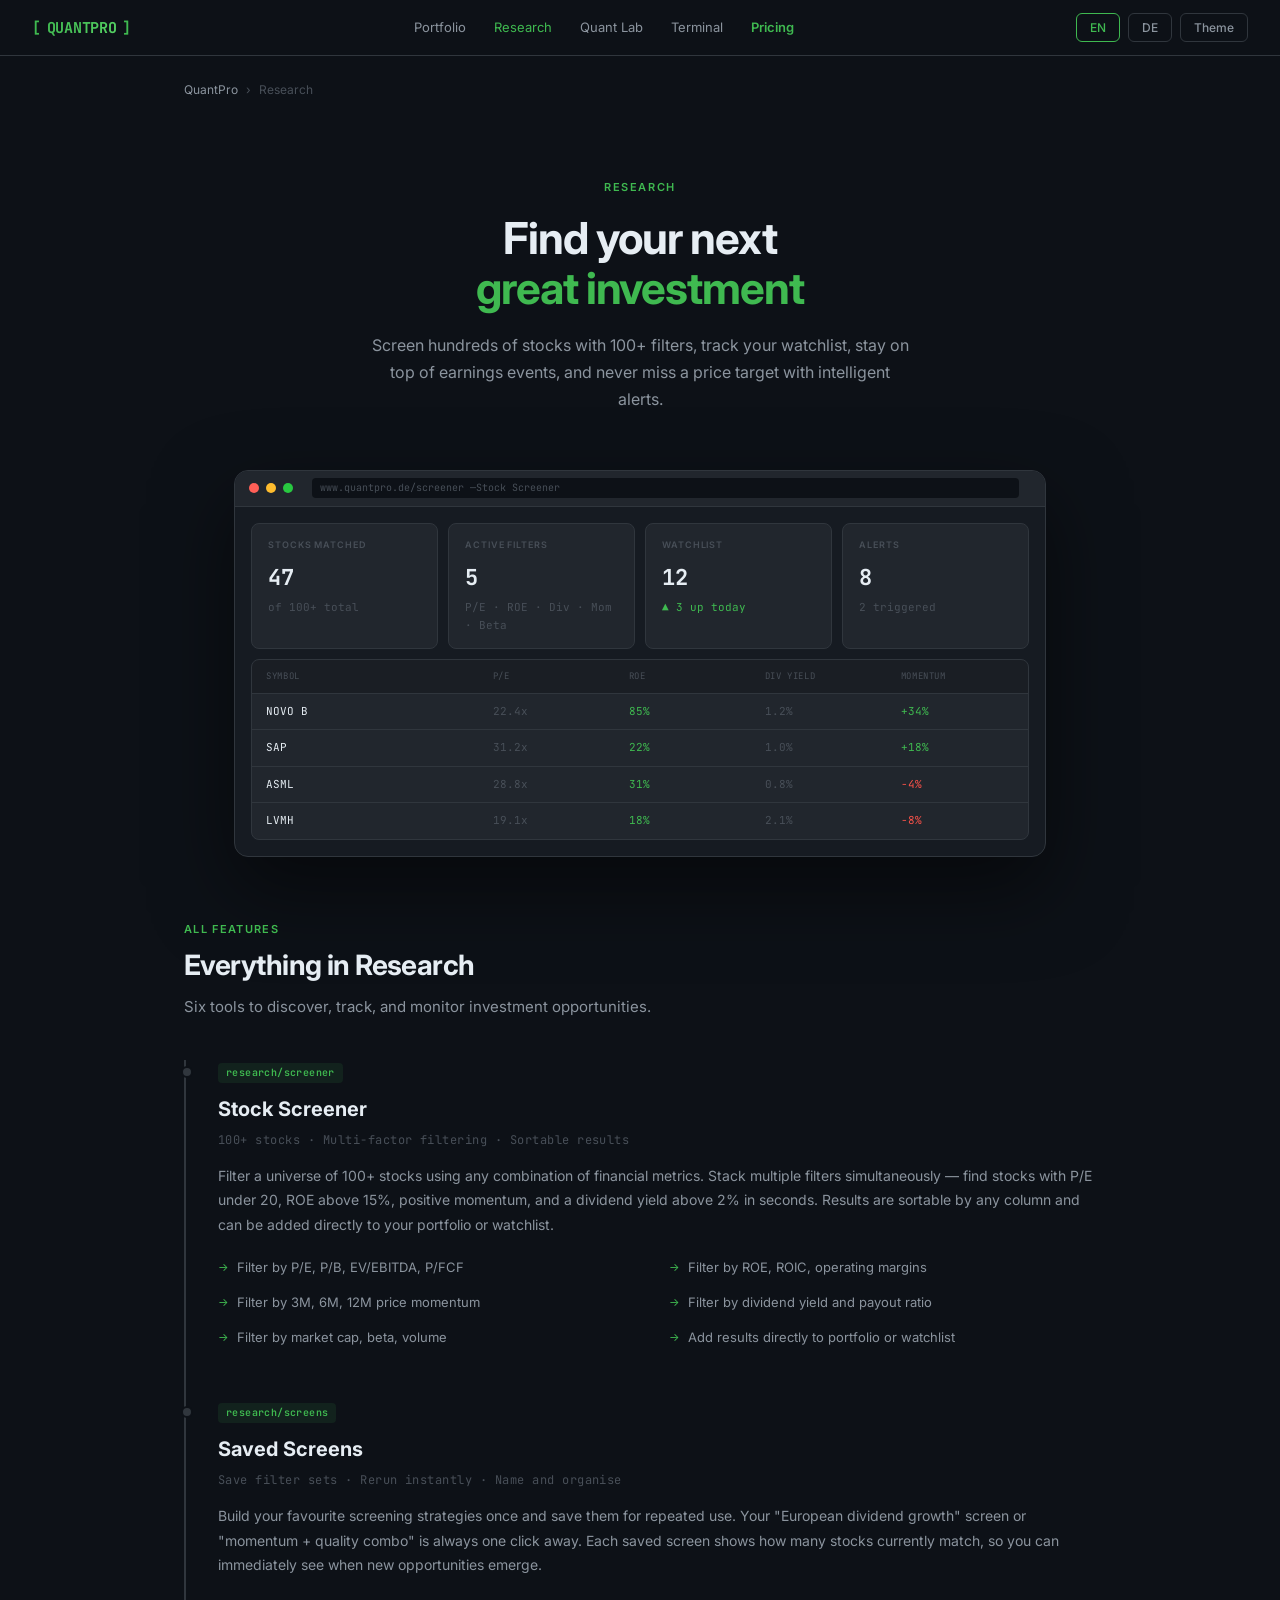
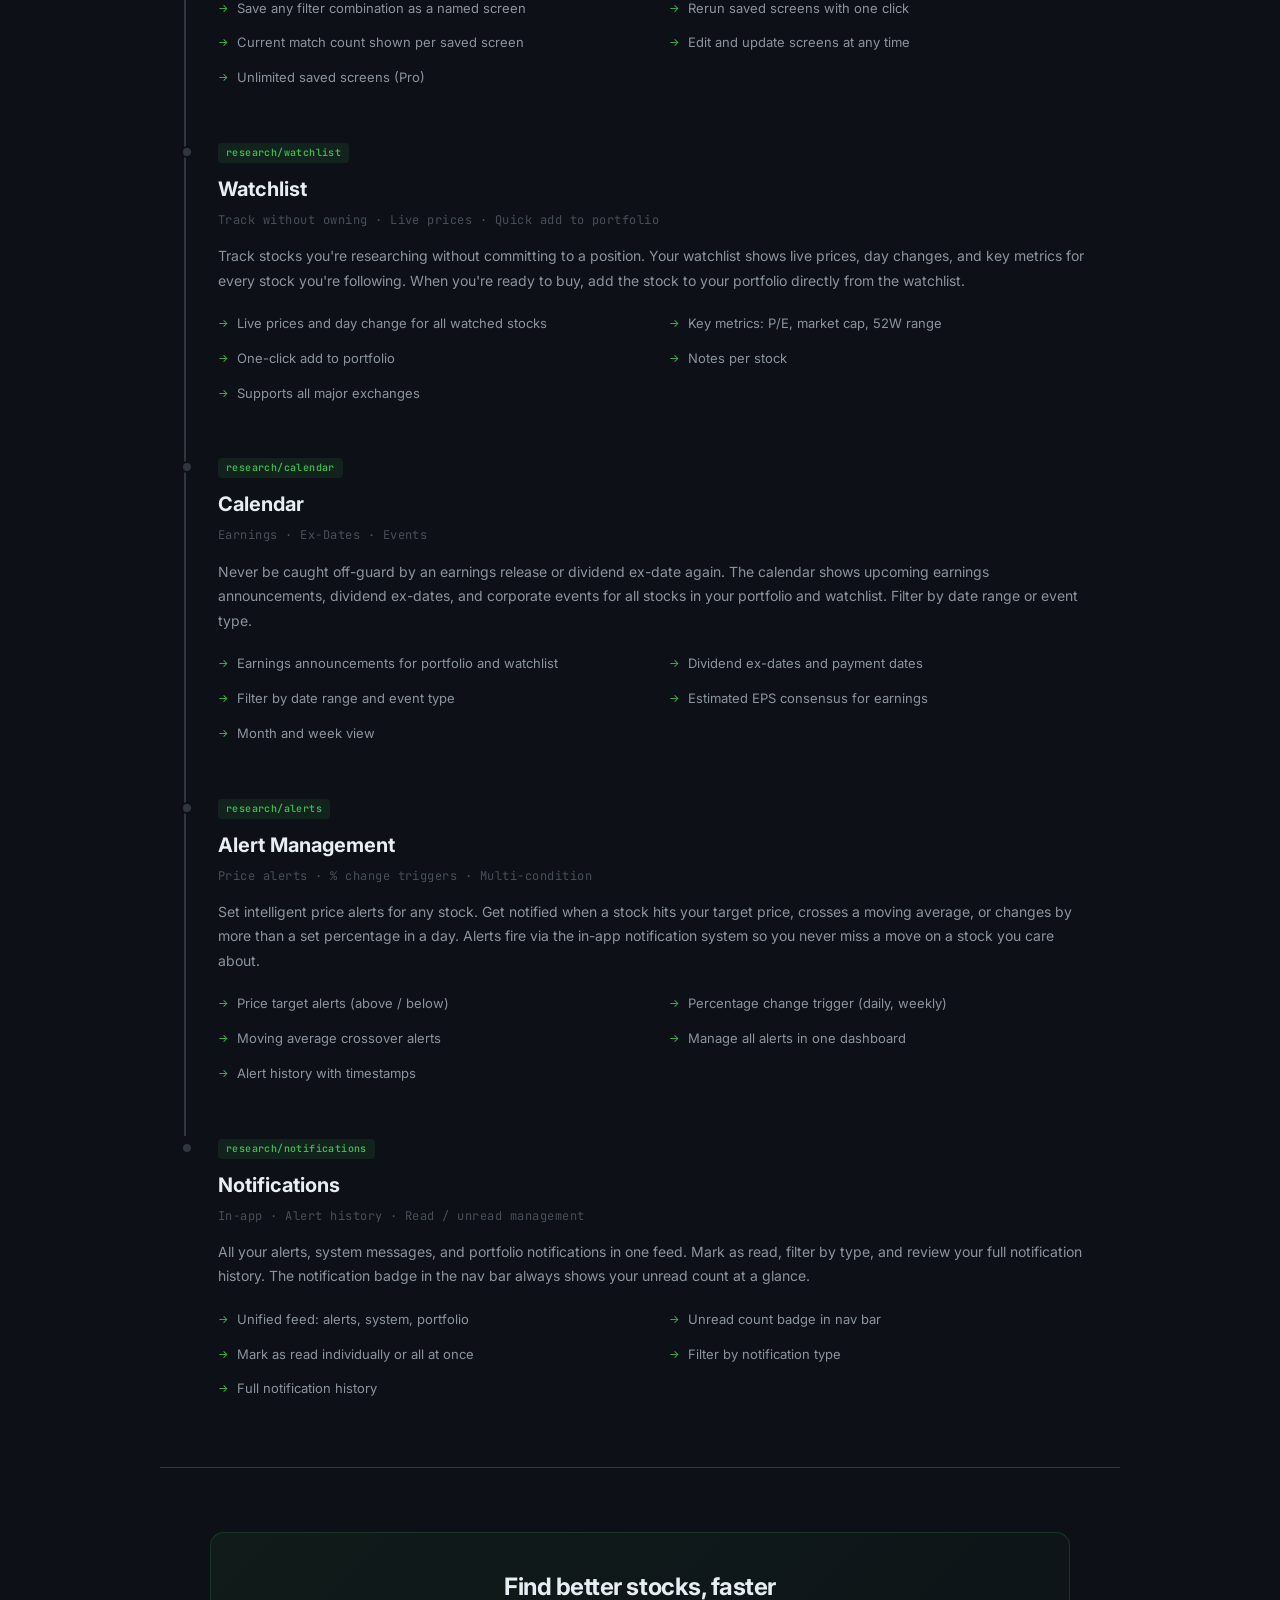
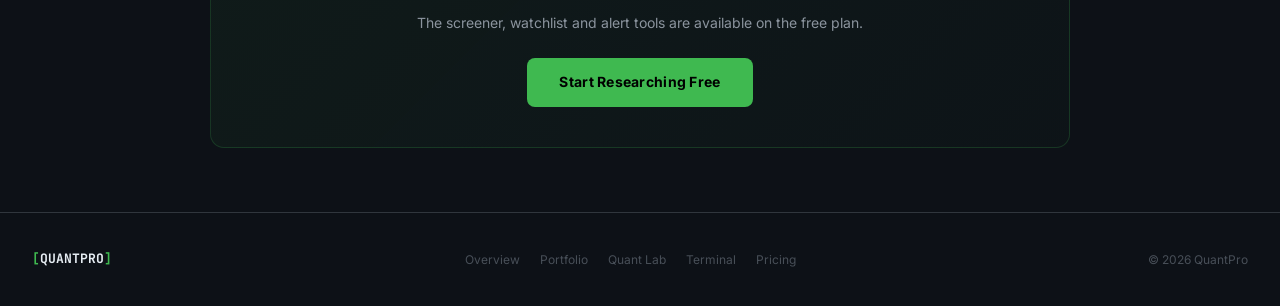
<file: research.html>
<!DOCTYPE html>
<html lang="en" data-theme="dark">
<head>
<meta charset="UTF-8">
<meta name="viewport" content="width=device-width,initial-scale=1">
<title>QuantPro — Research</title>
<meta name="description" content="Screen hundreds of stocks, manage your watchlist, track earnings and set intelligent price alerts.">
<link rel="preconnect" href="https://fonts.googleapis.com">
<link href="https://fonts.googleapis.com/css2?family=Inter:wght@300;400;500;600;700;800;900&family=JetBrains+Mono:wght@400;500;600;700&display=swap" rel="stylesheet">
<link rel="stylesheet" href="shared.css">
</head>
<body>

<nav class="nav">
  <a href="index.html" class="nav-logo"><span class="bracket">[</span><span class="logo-text">QUANTPRO</span><span class="bracket">]</span></a>
  <div class="nav-links">
    <a href="portfolio.html">Portfolio</a>
    <a href="research.html" class="active">Research</a>
    <a href="quant-lab.html">Quant Lab</a>
    <a href="terminal.html">Terminal</a>
    <a href="https://quantpro.info/pricing.html" style="color:var(--green);font-weight:600"><span class="en">Pricing</span><span class="de">Preise</span></a>
  </div>
  <div class="nav-actions">
    <button class="btn-sm lang-btn active" data-lang="en" onclick="setLang('en')">EN</button>
    <button class="btn-sm lang-btn" data-lang="de" onclick="setLang('de')">DE</button>
    <button class="btn-sm" onclick="toggleTheme()"><span class="en">Theme</span><span class="de">Design</span></button>
  </div>
</nav>

<div class="breadcrumb"><a href="index.html">QuantPro</a> <span>›</span> <span>Research</span></div>

<div class="hero">
  <div class="eyebrow">Research</div>
  <h1><span class="en">Find your next<br><em>great investment</em></span><span class="de">Finde deine nächste<br><em>großartige Investition</em></span></h1>
  <p><span class="en">Screen hundreds of stocks with 100+ filters, track your watchlist, stay on top of earnings events, and never miss a price target with intelligent alerts.</span><span class="de">Screene hunderte Aktien mit 100+ Filtern, verfolge deine Watchlist, behalte Earnings-Termine im Blick und verpasse keine Kursziele mit intelligenten Alarmen.</span></p>
</div>

<div class="mockup-wrap">
  <div class="mockup">
    <div class="mockup-bar">
      <div class="mockup-dot r"></div><div class="mockup-dot y"></div><div class="mockup-dot g"></div>
      <div class="mockup-url">www.quantpro.de/screener — <span class="en">Stock Screener</span><span class="de">Aktien-Screener</span></div>
    </div>
    <div class="mockup-body">
      <div class="mock-stat"><div class="mock-stat-label"><span class="en">Stocks Matched</span><span class="de">Treffer</span></div><div class="mock-stat-value">47</div><div class="mock-stat-change col-d"><span class="en">of 100+ total</span><span class="de">von 100+ gesamt</span></div></div>
      <div class="mock-stat"><div class="mock-stat-label"><span class="en">Active Filters</span><span class="de">Aktive Filter</span></div><div class="mock-stat-value">5</div><div class="mock-stat-change col-d">P/E · ROE · Div · Mom · Beta</div></div>
      <div class="mock-stat"><div class="mock-stat-label"><span class="en">Watchlist</span><span class="de">Watchlist</span></div><div class="mock-stat-value">12</div><div class="mock-stat-change up">▲ 3 <span class="en">up today</span><span class="de">heute oben</span></div></div>
      <div class="mock-stat"><div class="mock-stat-label"><span class="en">Alerts</span><span class="de">Alarme</span></div><div class="mock-stat-value">8</div><div class="mock-stat-change col-d"><span class="en">2 triggered</span><span class="de">2 ausgelöst</span></div></div>
      <div class="mock-table">
        <div class="mock-row hdr"><span>Symbol</span><span>P/E</span><span>ROE</span><span>Div Yield</span><span>Momentum</span></div>
        <div class="mock-row"><span>NOVO B</span><span class="col-d">22.4x</span><span class="col-g">85%</span><span class="col-d">1.2%</span><span class="col-g">+34%</span></div>
        <div class="mock-row"><span>SAP</span><span class="col-d">31.2x</span><span class="col-g">22%</span><span class="col-d">1.0%</span><span class="col-g">+18%</span></div>
        <div class="mock-row"><span>ASML</span><span class="col-d">28.8x</span><span class="col-g">31%</span><span class="col-d">0.8%</span><span class="col-r">−4%</span></div>
        <div class="mock-row"><span>LVMH</span><span class="col-d">19.1x</span><span class="col-g">18%</span><span class="col-d">2.1%</span><span class="col-r">−8%</span></div>
      </div>
    </div>
  </div>
</div>

<div class="section" style="padding-top:0">
  <div class="section-eyebrow"><span class="en">All Features</span><span class="de">Alle Funktionen</span></div>
  <h2><span class="en">Everything in Research</span><span class="de">Alles in Research</span></h2>
  <p class="section-sub"><span class="en">Six tools to discover, track, and monitor investment opportunities.</span><span class="de">Sechs Tools zum Entdecken, Verfolgen und Überwachen von Investment-Möglichkeiten.</span></p>

  <div class="detail-list">

    <div class="detail-block">
      <span class="db-tag">research/screener</span>
      <h3><span class="en">Stock Screener</span><span class="de">Aktien-Screener</span></h3>
      <div class="db-sub"><span class="en">100+ stocks · Multi-factor filtering · Sortable results</span><span class="de">100+ Titel · Multi-Faktor-Filter · Sortierbare Ergebnisse</span></div>
      <p><span class="en">Filter a universe of 100+ stocks using any combination of financial metrics. Stack multiple filters simultaneously — find stocks with P/E under 20, ROE above 15%, positive momentum, and a dividend yield above 2% in seconds. Results are sortable by any column and can be added directly to your portfolio or watchlist.</span><span class="de">Filtere ein Universum von 100+ Aktien mit beliebigen Kombinationen von Finanzkennzahlen. Mehrere Filter gleichzeitig stapeln — Aktien mit KGV unter 20, ROE über 15%, positivem Momentum und Dividendenrendite über 2% in Sekunden finden.</span></p>
      <ul>
        <li><span class="en">Filter by P/E, P/B, EV/EBITDA, P/FCF</span><span class="de">Filtern nach KGV, KBV, EV/EBITDA, P/FCF</span></li>
        <li><span class="en">Filter by ROE, ROIC, operating margins</span><span class="de">Filtern nach ROE, ROIC, operativen Margen</span></li>
        <li><span class="en">Filter by 3M, 6M, 12M price momentum</span><span class="de">Filtern nach 3M, 6M, 12M Momentum</span></li>
        <li><span class="en">Filter by dividend yield and payout ratio</span><span class="de">Filtern nach Dividendenrendite und Ausschüttungsquote</span></li>
        <li><span class="en">Filter by market cap, beta, volume</span><span class="de">Filtern nach Marktkapitalisierung, Beta, Volumen</span></li>
        <li><span class="en">Add results directly to portfolio or watchlist</span><span class="de">Ergebnisse direkt zum Portfolio oder zur Watchlist hinzufügen</span></li>
      </ul>
    </div>

    <div class="detail-block">
      <span class="db-tag">research/screens</span>
      <h3><span class="en">Saved Screens</span><span class="de">Gespeicherte Screens</span></h3>
      <div class="db-sub"><span class="en">Save filter sets · Rerun instantly · Name and organise</span><span class="de">Filter-Sets speichern · Sofort erneut ausführen · Benennen und organisieren</span></div>
      <p><span class="en">Build your favourite screening strategies once and save them for repeated use. Your "European dividend growth" screen or "momentum + quality combo" is always one click away. Each saved screen shows how many stocks currently match, so you can immediately see when new opportunities emerge.</span><span class="de">Deine Lieblings-Screening-Strategien einmal erstellen und für die wiederholte Nutzung speichern. Dein "Europäisches Dividendenwachstum"-Screen ist immer einen Klick entfernt.</span></p>
      <ul>
        <li><span class="en">Save any filter combination as a named screen</span><span class="de">Beliebige Filterkombination als benannten Screen speichern</span></li>
        <li><span class="en">Rerun saved screens with one click</span><span class="de">Gespeicherte Screens mit einem Klick erneut ausführen</span></li>
        <li><span class="en">Current match count shown per saved screen</span><span class="de">Aktuelle Trefferanzahl pro gespeichertem Screen angezeigt</span></li>
        <li><span class="en">Edit and update screens at any time</span><span class="de">Screens jederzeit bearbeiten und aktualisieren</span></li>
        <li><span class="en">Unlimited saved screens (Pro)</span><span class="de">Unbegrenzte gespeicherte Screens (Pro)</span></li>
      </ul>
    </div>

    <div class="detail-block">
      <span class="db-tag">research/watchlist</span>
      <h3>Watchlist</h3>
      <div class="db-sub"><span class="en">Track without owning · Live prices · Quick add to portfolio</span><span class="de">Verfolgen ohne Besitz · Live-Preise · Schnell zum Portfolio hinzufügen</span></div>
      <p><span class="en">Track stocks you're researching without committing to a position. Your watchlist shows live prices, day changes, and key metrics for every stock you're following. When you're ready to buy, add the stock to your portfolio directly from the watchlist.</span><span class="de">Aktien verfolgen, die du recherchierst, ohne eine Position einzugehen. Deine Watchlist zeigt Live-Preise, Tagesveränderungen und wichtige Kennzahlen für jede Aktie, die du verfolgst.</span></p>
      <ul>
        <li><span class="en">Live prices and day change for all watched stocks</span><span class="de">Live-Preise und Tagesveränderung für alle beobachteten Aktien</span></li>
        <li><span class="en">Key metrics: P/E, market cap, 52W range</span><span class="de">Wichtige Kennzahlen: KGV, Marktkapitalisierung, 52W-Bereich</span></li>
        <li><span class="en">One-click add to portfolio</span><span class="de">Zum Portfolio mit einem Klick hinzufügen</span></li>
        <li><span class="en">Notes per stock</span><span class="de">Notizen pro Aktie</span></li>
        <li><span class="en">Supports all major exchanges</span><span class="de">Unterstützt alle großen Börsen</span></li>
      </ul>
    </div>

    <div class="detail-block">
      <span class="db-tag">research/calendar</span>
      <h3><span class="en">Calendar</span><span class="de">Kalender</span></h3>
      <div class="db-sub">Earnings · Ex-Dates · <span class="en">Events</span><span class="de">Ereignisse</span></div>
      <p><span class="en">Never be caught off-guard by an earnings release or dividend ex-date again. The calendar shows upcoming earnings announcements, dividend ex-dates, and corporate events for all stocks in your portfolio and watchlist. Filter by date range or event type.</span><span class="de">Nie wieder von einer Earnings-Veröffentlichung oder einem Dividenden-Ex-Datum überrascht werden. Der Kalender zeigt bevorstehende Earnings-Ankündigungen, Dividenden-Ex-Dates und Unternehmens-Ereignisse für alle Aktien im Portfolio und in der Watchlist.</span></p>
      <ul>
        <li><span class="en">Earnings announcements for portfolio and watchlist</span><span class="de">Earnings-Ankündigungen für Portfolio und Watchlist</span></li>
        <li><span class="en">Dividend ex-dates and payment dates</span><span class="de">Dividenden-Ex-Dates und Zahlungsdaten</span></li>
        <li><span class="en">Filter by date range and event type</span><span class="de">Filtern nach Datumsbereich und Ereignistyp</span></li>
        <li><span class="en">Estimated EPS consensus for earnings</span><span class="de">Geschätzter EPS-Konsens für Earnings</span></li>
        <li><span class="en">Month and week view</span><span class="de">Monats- und Wochenansicht</span></li>
      </ul>
    </div>

    <div class="detail-block">
      <span class="db-tag">research/alerts</span>
      <h3><span class="en">Alert Management</span><span class="de">Alert-Management</span></h3>
      <div class="db-sub"><span class="en">Price alerts · % change triggers · Multi-condition</span><span class="de">Kursalarme · %-Auslöser · Multi-Bedingung</span></div>
      <p><span class="en">Set intelligent price alerts for any stock. Get notified when a stock hits your target price, crosses a moving average, or changes by more than a set percentage in a day. Alerts fire via the in-app notification system so you never miss a move on a stock you care about.</span><span class="de">Intelligente Kursalarme für beliebige Aktien setzen. Benachrichtigt werden, wenn eine Aktie deinen Zielkurs erreicht, einen gleitenden Durchschnitt kreuzt oder sich um mehr als einen festgelegten Prozentsatz an einem Tag verändert.</span></p>
      <ul>
        <li><span class="en">Price target alerts (above / below)</span><span class="de">Kursziel-Alarme (oben / unten)</span></li>
        <li><span class="en">Percentage change trigger (daily, weekly)</span><span class="de">Prozentuale Änderungsauslöser (täglich, wöchentlich)</span></li>
        <li><span class="en">Moving average crossover alerts</span><span class="de">Gleitender-Durchschnitt-Kreuzsignale</span></li>
        <li><span class="en">Manage all alerts in one dashboard</span><span class="de">Alle Alarme in einem Dashboard verwalten</span></li>
        <li><span class="en">Alert history with timestamps</span><span class="de">Alarm-Verlauf mit Zeitstempeln</span></li>
      </ul>
    </div>

    <div class="detail-block">
      <span class="db-tag">research/notifications</span>
      <h3><span class="en">Notifications</span><span class="de">Benachrichtigungen</span></h3>
      <div class="db-sub"><span class="en">In-app · Alert history · Read / unread management</span><span class="de">In-App · Alarm-Verlauf · Gelesen / Ungelesen Verwaltung</span></div>
      <p><span class="en">All your alerts, system messages, and portfolio notifications in one feed. Mark as read, filter by type, and review your full notification history. The notification badge in the nav bar always shows your unread count at a glance.</span><span class="de">Alle deine Alarme, System-Nachrichten und Portfolio-Benachrichtigungen in einem Feed. Als gelesen markieren, nach Typ filtern und den vollständigen Benachrichtigungsverlauf überprüfen.</span></p>
      <ul>
        <li><span class="en">Unified feed: alerts, system, portfolio</span><span class="de">Einheitlicher Feed: Alarme, System, Portfolio</span></li>
        <li><span class="en">Unread count badge in nav bar</span><span class="de">Ungelesener-Zähler-Badge in der Navigationsleiste</span></li>
        <li><span class="en">Mark as read individually or all at once</span><span class="de">Einzeln oder alle gleichzeitig als gelesen markieren</span></li>
        <li><span class="en">Filter by notification type</span><span class="de">Nach Benachrichtigungstyp filtern</span></li>
        <li><span class="en">Full notification history</span><span class="de">Vollständiger Benachrichtigungsverlauf</span></li>
      </ul>
    </div>

  </div>
</div>

<div class="sep"></div>
<div class="section">
  <div class="cta-banner">
    <h2><span class="en">Find better stocks, faster</span><span class="de">Bessere Aktien schneller finden</span></h2>
    <p><span class="en">The screener, watchlist and alert tools are available on the free plan.</span><span class="de">Screener, Watchlist und Alert-Tools sind im kostenlosen Plan verfügbar.</span></p>
    <a href="https://www.quantpro.de/register" class="btn-cta" target="_blank"><span class="en">Start Researching Free</span><span class="de">Kostenlos starten</span></a>
  </div>
</div>

<footer class="footer">
  <div class="footer-logo"><span class="bracket">[</span>QUANTPRO<span class="bracket">]</span></div>
  <div class="footer-links">
    <a href="index.html"><span class="en">Overview</span><span class="de">Übersicht</span></a>
    <a href="portfolio.html">Portfolio</a>
    <a href="quant-lab.html">Quant Lab</a>
    <a href="terminal.html">Terminal</a>
    <a href="https://quantpro.store" target="_blank"><span class="en">Pricing</span><span class="de">Preise</span></a>
  </div>
  <div class="footer-copy">© 2026 QuantPro</div>
</footer>

<script>
function setLang(l){document.body.classList.toggle('lang-de',l==='de');localStorage.setItem('qp-lang',l);document.querySelectorAll('.lang-btn').forEach(b=>b.classList.toggle('active',b.dataset.lang===l));}
function toggleTheme(){const t=document.documentElement.getAttribute('data-theme')==='dark'?'light':'dark';document.documentElement.setAttribute('data-theme',t);localStorage.setItem('qp-theme',t);}
(function(){const l=localStorage.getItem('qp-lang')||'en';if(l==='de'){document.body.classList.add('lang-de');document.querySelectorAll('.lang-btn').forEach(b=>b.classList.toggle('active',b.dataset.lang===l));}const t=localStorage.getItem('qp-theme')||'dark';document.documentElement.setAttribute('data-theme',t);})();
</script>
</body>
</html>
</file>
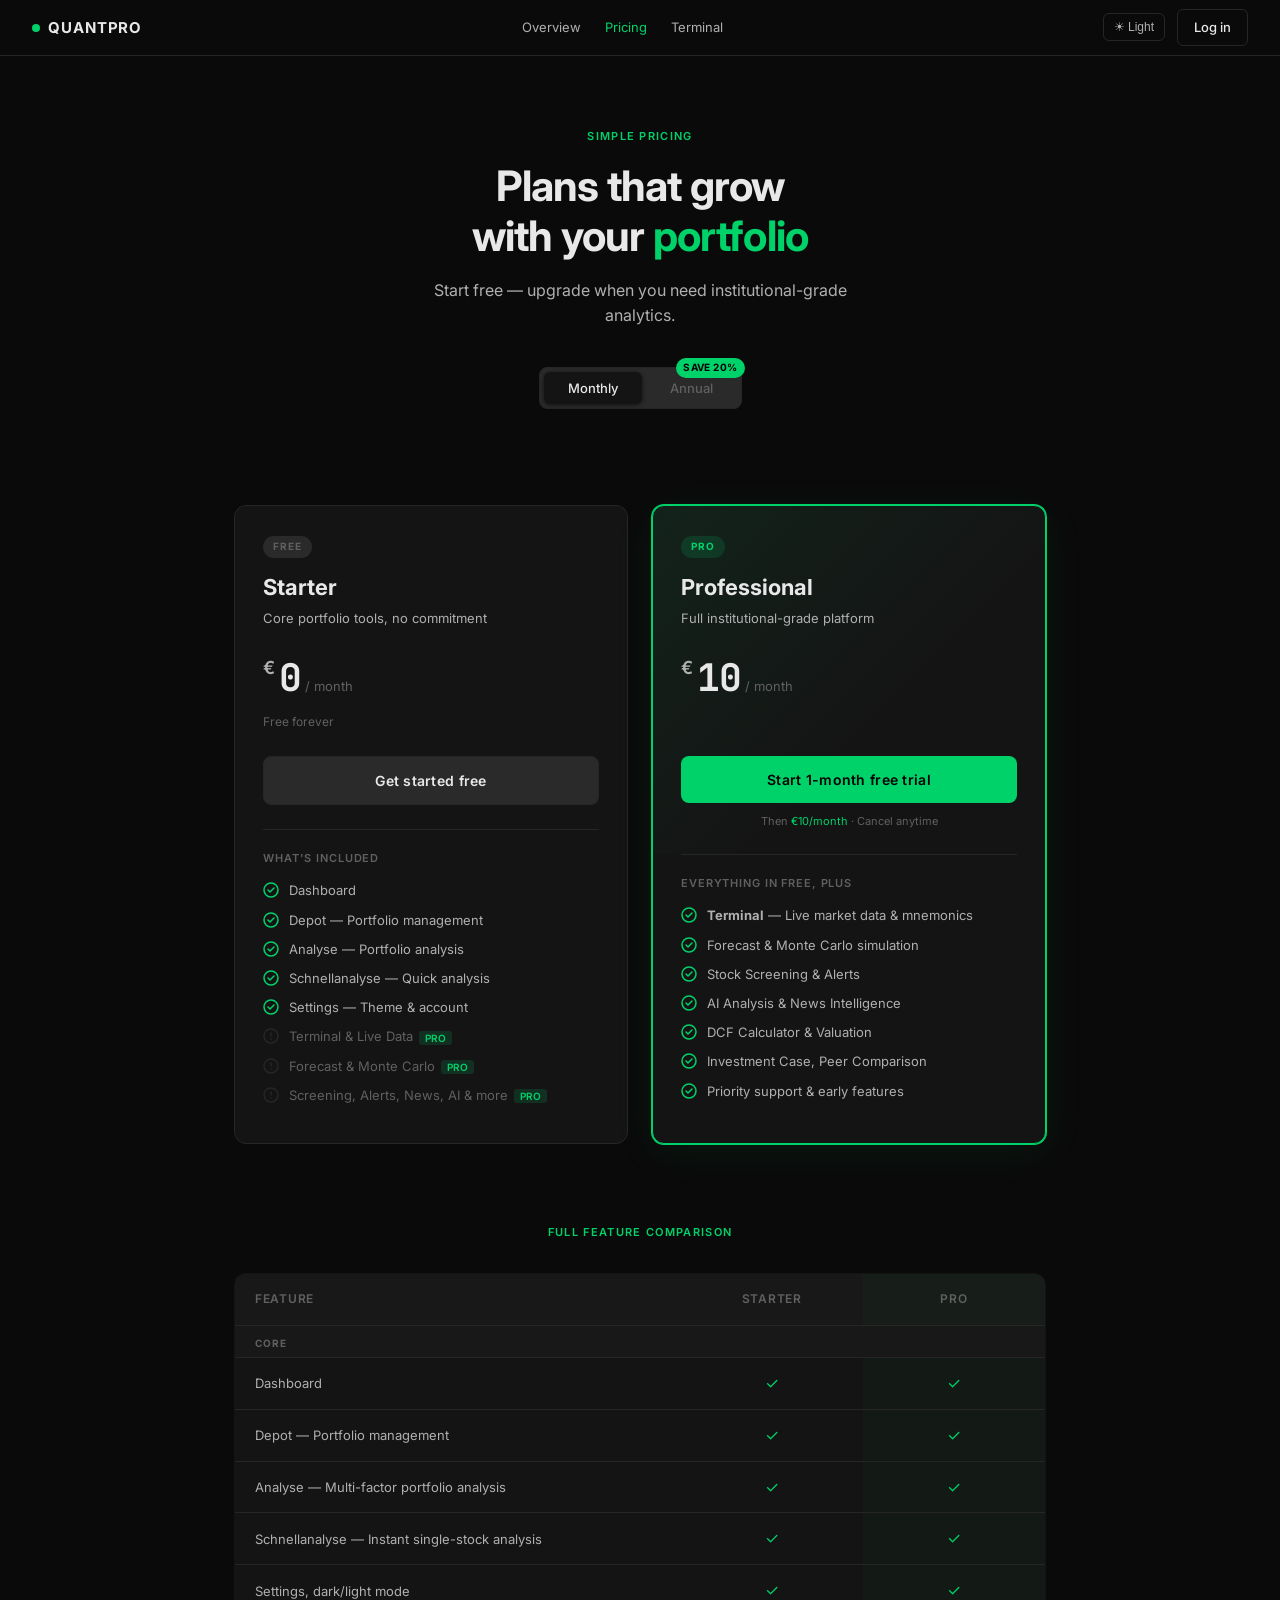
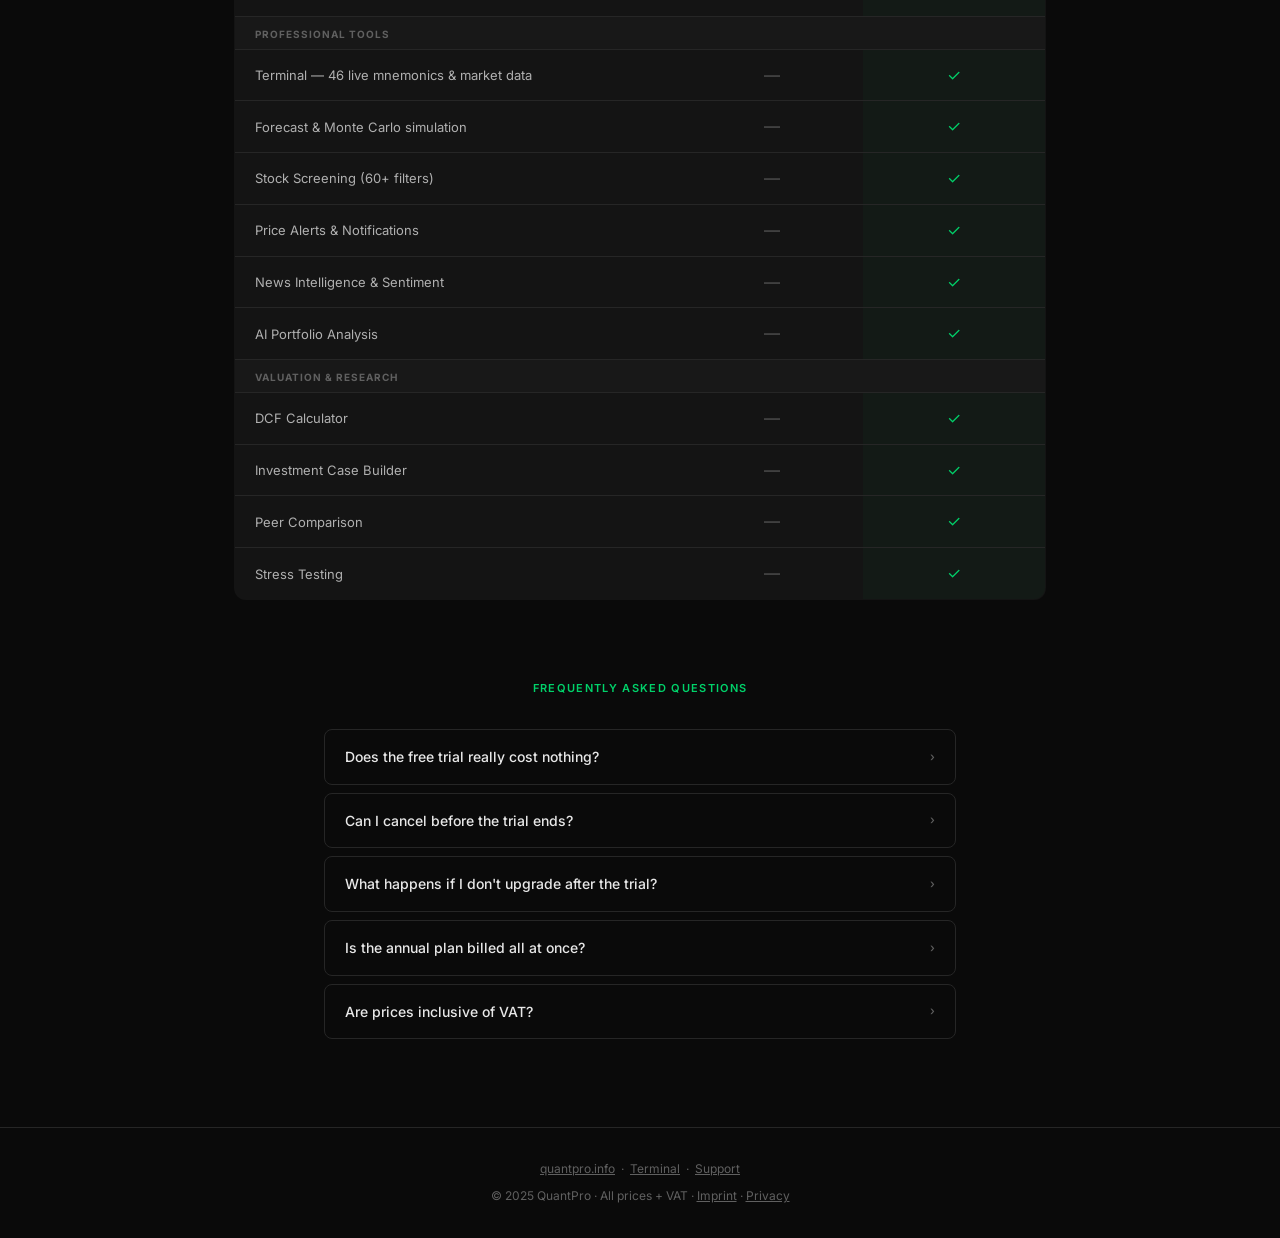
<file: store_index.html>
<!DOCTYPE html>
<html lang="en">
<head>
<meta charset="UTF-8">
<meta name="viewport" content="width=device-width,initial-scale=1">
<title>QuantPro — Plans & Pricing</title>
<link href="https://fonts.googleapis.com/css2?family=Inter:wght@300;400;500;600;700&family=JetBrains+Mono:wght@400;500;600&display=swap" rel="stylesheet">
<style>
:root {
  --bg:      #0a0a0a;
  --bg2:     #111111;
  --bg3:     #181818;
  --card:    #141414;
  --border:  #262626;
  --green:   #00d26a;
  --green2:  #00ff87;
  --text:    #e8e8e8;
  --text2:   #b0b0b0;
  --dim:     #606060;
  --muted:   #2a2a2a;
  --shadow:  rgba(0,0,0,.6);
  --pro-glow: rgba(0,210,106,.08);
}
[data-theme="light"] {
  --bg:      #f8f9fa;
  --bg2:     #ffffff;
  --bg3:     #f0f2f4;
  --card:    #ffffff;
  --border:  #e0e4e8;
  --text:    #111111;
  --text2:   #444444;
  --dim:     #888888;
  --muted:   #e8eaed;
  --shadow:  rgba(0,0,0,.12);
  --pro-glow: rgba(0,210,106,.06);
}
*{margin:0;padding:0;box-sizing:border-box}
html{font-size:14px;scroll-behavior:smooth}
body{background:var(--bg);color:var(--text);font-family:'Inter',sans-serif;min-height:100vh;line-height:1.55;transition:background .25s,color .25s}
a{color:inherit;text-decoration:none}

/* NAV */
.nav{position:sticky;top:0;z-index:100;background:var(--bg);border-bottom:1px solid var(--border);display:flex;align-items:center;justify-content:space-between;padding:0 32px;height:56px;backdrop-filter:blur(12px)}
.nav-logo{display:flex;align-items:center;gap:8px;font-weight:700;font-size:15px;letter-spacing:.06em}
.nav-logo .dot{width:8px;height:8px;background:var(--green);border-radius:50%}
.nav-links{display:flex;align-items:center;gap:24px;font-size:13px;color:var(--text2)}
.nav-links a:hover{color:var(--text);transition:color .15s}
.nav-actions{display:flex;align-items:center;gap:12px}
.btn-theme{background:none;border:1px solid var(--border);color:var(--text2);padding:6px 10px;border-radius:6px;cursor:pointer;font-size:12px;transition:all .15s}
.btn-theme:hover{border-color:var(--green);color:var(--green)}
.btn-login{background:none;border:1px solid var(--border);color:var(--text);padding:7px 16px;border-radius:6px;font-size:13px;font-weight:500;transition:all .15s;cursor:pointer}
.btn-login:hover{border-color:var(--green);color:var(--green)}

/* HERO */
.hero{text-align:center;padding:72px 24px 48px}
.hero-eyebrow{font-size:11px;font-weight:600;letter-spacing:.12em;color:var(--green);text-transform:uppercase;margin-bottom:16px}
.hero h1{font-size:42px;font-weight:700;letter-spacing:-.02em;margin-bottom:16px;line-height:1.2}
.hero h1 span{color:var(--green)}
.hero p{font-size:16px;color:var(--text2);max-width:480px;margin:0 auto 40px}

/* BILLING TOGGLE */
.billing-toggle{display:inline-flex;align-items:center;background:var(--muted);border:1px solid var(--border);border-radius:8px;padding:4px;gap:4px;margin-bottom:48px;position:relative}
.toggle-btn{padding:8px 24px;border-radius:6px;border:none;background:none;color:var(--dim);font-size:13px;font-weight:500;cursor:pointer;transition:all .2s;font-family:'Inter',sans-serif}
.toggle-btn.active{background:var(--card);color:var(--text);box-shadow:0 1px 4px var(--shadow)}
.save-badge{position:absolute;top:-10px;right:-4px;background:var(--green);color:#000;font-size:10px;font-weight:700;padding:2px 7px;border-radius:10px;letter-spacing:.04em}

/* PLANS GRID */
.plans{display:grid;grid-template-columns:1fr 1fr;gap:24px;max-width:860px;margin:0 auto;padding:0 24px 80px}
@media(max-width:680px){.plans{grid-template-columns:1fr}}

.plan-card{background:var(--card);border:1px solid var(--border);border-radius:12px;overflow:hidden;display:flex;flex-direction:column;transition:border-color .2s,box-shadow .2s}
.plan-card.pro{border-color:var(--green);box-shadow:0 0 0 1px var(--green), 0 8px 40px var(--pro-glow)}
.plan-card.pro .plan-header{background:linear-gradient(135deg,rgba(0,210,106,.08) 0%,transparent 60%)}

.plan-header{padding:28px 28px 24px}
.plan-badge{display:inline-block;font-size:10px;font-weight:700;letter-spacing:.1em;text-transform:uppercase;padding:3px 10px;border-radius:20px;margin-bottom:12px}
.plan-badge.free-badge{background:var(--muted);color:var(--dim)}
.plan-badge.pro-badge{background:rgba(0,210,106,.15);color:var(--green)}
.plan-name{font-size:22px;font-weight:700;margin-bottom:4px}
.plan-desc{font-size:13px;color:var(--text2);margin-bottom:20px}
.plan-price{display:flex;align-items:baseline;gap:4px;margin-bottom:6px}
.plan-price .amount{font-size:38px;font-weight:700;font-family:'JetBrains Mono',monospace;letter-spacing:-.02em}
.plan-price .currency{font-size:18px;font-weight:600;color:var(--text2);align-self:flex-start;margin-top:6px}
.plan-price .period{font-size:13px;color:var(--dim)}
.plan-price-sub{font-size:12px;color:var(--dim);margin-bottom:24px;min-height:18px}
.plan-price-sub .annual-note{color:var(--green)}

.plan-cta{display:block;width:100%;padding:13px;border-radius:8px;font-size:14px;font-weight:600;text-align:center;cursor:pointer;transition:all .2s;font-family:'Inter',sans-serif;border:none;letter-spacing:.02em}
.cta-free{background:var(--muted);color:var(--text);border:1px solid var(--border)}
.cta-free:hover{border-color:var(--green);color:var(--green)}
.cta-pro{background:var(--green);color:#000}
.cta-pro:hover{background:var(--green2);transform:translateY(-1px);box-shadow:0 4px 16px rgba(0,210,106,.3)}
.trial-note{text-align:center;font-size:11px;color:var(--dim);margin-top:10px}
.trial-note span{color:var(--green)}

/* FEATURES */
.plan-features{padding:0 28px 28px;flex:1}
.features-divider{height:1px;background:var(--border);margin-bottom:20px}
.features-label{font-size:11px;font-weight:600;letter-spacing:.08em;text-transform:uppercase;color:var(--dim);margin-bottom:14px}
.feature-row{display:flex;align-items:flex-start;gap:10px;margin-bottom:11px;font-size:13px}
.feature-row .icon{width:16px;height:16px;flex-shrink:0;margin-top:1px}
.icon-check{color:var(--green)}
.icon-lock{color:var(--muted);filter:brightness(1.5)}
.feature-text{color:var(--text2);line-height:1.4}
.feature-text.locked{color:var(--dim)}
.feature-text .tag{font-size:10px;font-weight:600;padding:1px 6px;border-radius:3px;margin-left:6px;vertical-align:middle}
.tag-pro{background:rgba(0,210,106,.15);color:var(--green)}

/* COMPARISON TABLE */
.comparison{max-width:860px;margin:0 auto;padding:0 24px 80px}
.section-title{text-align:center;font-size:11px;font-weight:600;letter-spacing:.12em;text-transform:uppercase;color:var(--green);margin-bottom:32px}
.comp-table{width:100%;border-collapse:collapse;background:var(--card);border:1px solid var(--border);border-radius:12px;overflow:hidden}
.comp-table thead tr{background:var(--bg3);border-bottom:1px solid var(--border)}
.comp-table th{padding:16px 20px;text-align:left;font-size:12px;font-weight:600;letter-spacing:.06em;text-transform:uppercase;color:var(--dim)}
.comp-table th:not(:first-child){text-align:center}
.comp-table td{padding:13px 20px;border-bottom:1px solid var(--border);font-size:13px;color:var(--text2)}
.comp-table tr:last-child td{border-bottom:none}
.comp-table td:not(:first-child){text-align:center}
.comp-table tr:hover td{background:rgba(255,255,255,.02)}
.comp-check{color:var(--green);font-size:16px}
.comp-cross{color:var(--muted);filter:brightness(2);font-size:16px}
.comp-cat{padding:10px 20px 6px;background:var(--bg3);border-bottom:1px solid var(--border)}
.comp-cat td{font-size:10px;font-weight:700;letter-spacing:.1em;text-transform:uppercase;color:var(--dim);padding:10px 20px 6px}
.col-pro{background:rgba(0,210,106,.03)}

/* FAQ */
.faq{max-width:680px;margin:0 auto;padding:0 24px 80px}
.faq-title{text-align:center;font-size:11px;font-weight:600;letter-spacing:.12em;text-transform:uppercase;color:var(--green);margin-bottom:32px}
.faq-item{border:1px solid var(--border);border-radius:8px;margin-bottom:8px;overflow:hidden}
.faq-q{padding:16px 20px;font-size:14px;font-weight:500;cursor:pointer;display:flex;justify-content:space-between;align-items:center;transition:background .15s}
.faq-q:hover{background:var(--bg3)}
.faq-q .arrow{color:var(--dim);font-size:12px;transition:transform .2s}
.faq-item.open .faq-q .arrow{transform:rotate(90deg)}
.faq-a{font-size:13px;color:var(--text2);line-height:1.7;padding:0 20px;max-height:0;overflow:hidden;transition:max-height .25s ease,padding .25s}
.faq-item.open .faq-a{max-height:200px;padding:0 20px 16px}

/* FOOTER */
.footer{border-top:1px solid var(--border);padding:32px 24px;text-align:center;color:var(--dim);font-size:12px}
.footer a{color:var(--dim);text-decoration:underline}
.footer a:hover{color:var(--green)}

/* HIDDEN MONTHLY/ANNUAL */
.annual-hidden{display:none}
.annual .annual-hidden{display:inline}
.annual .monthly-only{display:none}
</style>
</head>
<body>

<nav class="nav">
  <a href="https://www.quantpro.info" class="nav-logo">
    <div class="dot"></div>QUANTPRO
  </a>
  <div class="nav-links">
    <a href="https://www.quantpro.info">Overview</a>
    <a href="https://quantpro.store" style="color:var(--green)">Pricing</a>
    <a href="https://www.quantpro.de/login">Terminal</a>
  </div>
  <div class="nav-actions">
    <button class="btn-theme" onclick="toggleTheme()" id="themeBtn">☀ Light</button>
    <a href="https://www.quantpro.de/login" class="btn-login">Log in</a>
  </div>
</nav>

<div class="hero">
  <div class="hero-eyebrow">Simple Pricing</div>
  <h1>Plans that grow<br>with your <span>portfolio</span></h1>
  <p>Start free — upgrade when you need institutional-grade analytics.</p>

  <div class="billing-toggle" id="billingToggle">
    <button class="toggle-btn active" id="btnMonthly" onclick="setBilling('monthly')">Monthly</button>
    <button class="toggle-btn" id="btnAnnual" onclick="setBilling('annual')">Annual</button>
    <span class="save-badge">SAVE 20%</span>
  </div>
</div>

<div class="plans" id="plansGrid">

  <!-- FREE -->
  <div class="plan-card">
    <div class="plan-header">
      <div class="plan-badge free-badge">Free</div>
      <div class="plan-name">Starter</div>
      <div class="plan-desc">Core portfolio tools, no commitment</div>
      <div class="plan-price">
        <span class="currency">€</span>
        <span class="amount">0</span>
        <span class="period">/ month</span>
      </div>
      <div class="plan-price-sub">Free forever</div>
      <a href="https://www.quantpro.de/register" class="plan-cta cta-free">Get started free</a>
    </div>
    <div class="plan-features">
      <div class="features-divider"></div>
      <div class="features-label">What's included</div>
      <div class="feature-row">
        <svg class="icon icon-check" viewBox="0 0 16 16" fill="none"><circle cx="8" cy="8" r="7" stroke="currentColor" stroke-width="1.5"/><path d="M5 8l2 2 4-4" stroke="currentColor" stroke-width="1.5" stroke-linecap="round" stroke-linejoin="round"/></svg>
        <span class="feature-text">Dashboard</span>
      </div>
      <div class="feature-row">
        <svg class="icon icon-check" viewBox="0 0 16 16" fill="none"><circle cx="8" cy="8" r="7" stroke="currentColor" stroke-width="1.5"/><path d="M5 8l2 2 4-4" stroke="currentColor" stroke-width="1.5" stroke-linecap="round" stroke-linejoin="round"/></svg>
        <span class="feature-text">Depot — Portfolio management</span>
      </div>
      <div class="feature-row">
        <svg class="icon icon-check" viewBox="0 0 16 16" fill="none"><circle cx="8" cy="8" r="7" stroke="currentColor" stroke-width="1.5"/><path d="M5 8l2 2 4-4" stroke="currentColor" stroke-width="1.5" stroke-linecap="round" stroke-linejoin="round"/></svg>
        <span class="feature-text">Analyse — Portfolio analysis</span>
      </div>
      <div class="feature-row">
        <svg class="icon icon-check" viewBox="0 0 16 16" fill="none"><circle cx="8" cy="8" r="7" stroke="currentColor" stroke-width="1.5"/><path d="M5 8l2 2 4-4" stroke="currentColor" stroke-width="1.5" stroke-linecap="round" stroke-linejoin="round"/></svg>
        <span class="feature-text">Schnellanalyse — Quick analysis</span>
      </div>
      <div class="feature-row">
        <svg class="icon icon-check" viewBox="0 0 16 16" fill="none"><circle cx="8" cy="8" r="7" stroke="currentColor" stroke-width="1.5"/><path d="M5 8l2 2 4-4" stroke="currentColor" stroke-width="1.5" stroke-linecap="round" stroke-linejoin="round"/></svg>
        <span class="feature-text">Settings — Theme &amp; account</span>
      </div>
      <div class="feature-row" style="margin-top:4px">
        <svg class="icon" viewBox="0 0 16 16" fill="none" style="color:var(--border)"><circle cx="8" cy="8" r="7" stroke="currentColor" stroke-width="1.5"/><path d="M8 5v3M8 11v.5" stroke="currentColor" stroke-width="1.5" stroke-linecap="round"/></svg>
        <span class="feature-text locked">Terminal &amp; Live Data<span class="tag tag-pro">PRO</span></span>
      </div>
      <div class="feature-row">
        <svg class="icon" viewBox="0 0 16 16" fill="none" style="color:var(--border)"><circle cx="8" cy="8" r="7" stroke="currentColor" stroke-width="1.5"/><path d="M8 5v3M8 11v.5" stroke="currentColor" stroke-width="1.5" stroke-linecap="round"/></svg>
        <span class="feature-text locked">Forecast &amp; Monte Carlo<span class="tag tag-pro">PRO</span></span>
      </div>
      <div class="feature-row">
        <svg class="icon" viewBox="0 0 16 16" fill="none" style="color:var(--border)"><circle cx="8" cy="8" r="7" stroke="currentColor" stroke-width="1.5"/><path d="M8 5v3M8 11v.5" stroke="currentColor" stroke-width="1.5" stroke-linecap="round"/></svg>
        <span class="feature-text locked">Screening, Alerts, News, AI &amp; more<span class="tag tag-pro">PRO</span></span>
      </div>
    </div>
  </div>

  <!-- PRO -->
  <div class="plan-card pro">
    <div class="plan-header">
      <div class="plan-badge pro-badge">Pro</div>
      <div class="plan-name">Professional</div>
      <div class="plan-desc">Full institutional-grade platform</div>
      <div class="plan-price">
        <span class="currency">€</span>
        <span class="amount" id="proPrice">10</span>
        <span class="period">/ month</span>
      </div>
      <div class="plan-price-sub" id="proPriceSub">&nbsp;</div>
      <a href="#" class="plan-cta cta-pro" id="proCtaBtn" onclick="startTrial(event)">Start 1-month free trial</a>
      <div class="trial-note">Then <span id="trialAfter">€10/month</span> · Cancel anytime</div>
    </div>
    <div class="plan-features">
      <div class="features-divider"></div>
      <div class="features-label">Everything in Free, plus</div>
      <div class="feature-row">
        <svg class="icon icon-check" viewBox="0 0 16 16" fill="none"><circle cx="8" cy="8" r="7" stroke="currentColor" stroke-width="1.5"/><path d="M5 8l2 2 4-4" stroke="currentColor" stroke-width="1.5" stroke-linecap="round" stroke-linejoin="round"/></svg>
        <span class="feature-text"><strong>Terminal</strong> — Live market data &amp; mnemonics</span>
      </div>
      <div class="feature-row">
        <svg class="icon icon-check" viewBox="0 0 16 16" fill="none"><circle cx="8" cy="8" r="7" stroke="currentColor" stroke-width="1.5"/><path d="M5 8l2 2 4-4" stroke="currentColor" stroke-width="1.5" stroke-linecap="round" stroke-linejoin="round"/></svg>
        <span class="feature-text">Forecast &amp; Monte Carlo simulation</span>
      </div>
      <div class="feature-row">
        <svg class="icon icon-check" viewBox="0 0 16 16" fill="none"><circle cx="8" cy="8" r="7" stroke="currentColor" stroke-width="1.5"/><path d="M5 8l2 2 4-4" stroke="currentColor" stroke-width="1.5" stroke-linecap="round" stroke-linejoin="round"/></svg>
        <span class="feature-text">Stock Screening &amp; Alerts</span>
      </div>
      <div class="feature-row">
        <svg class="icon icon-check" viewBox="0 0 16 16" fill="none"><circle cx="8" cy="8" r="7" stroke="currentColor" stroke-width="1.5"/><path d="M5 8l2 2 4-4" stroke="currentColor" stroke-width="1.5" stroke-linecap="round" stroke-linejoin="round"/></svg>
        <span class="feature-text">AI Analysis &amp; News Intelligence</span>
      </div>
      <div class="feature-row">
        <svg class="icon icon-check" viewBox="0 0 16 16" fill="none"><circle cx="8" cy="8" r="7" stroke="currentColor" stroke-width="1.5"/><path d="M5 8l2 2 4-4" stroke="currentColor" stroke-width="1.5" stroke-linecap="round" stroke-linejoin="round"/></svg>
        <span class="feature-text">DCF Calculator &amp; Valuation</span>
      </div>
      <div class="feature-row">
        <svg class="icon icon-check" viewBox="0 0 16 16" fill="none"><circle cx="8" cy="8" r="7" stroke="currentColor" stroke-width="1.5"/><path d="M5 8l2 2 4-4" stroke="currentColor" stroke-width="1.5" stroke-linecap="round" stroke-linejoin="round"/></svg>
        <span class="feature-text">Investment Case, Peer Comparison</span>
      </div>
      <div class="feature-row">
        <svg class="icon icon-check" viewBox="0 0 16 16" fill="none"><circle cx="8" cy="8" r="7" stroke="currentColor" stroke-width="1.5"/><path d="M5 8l2 2 4-4" stroke="currentColor" stroke-width="1.5" stroke-linecap="round" stroke-linejoin="round"/></svg>
        <span class="feature-text">Priority support &amp; early features</span>
      </div>
    </div>
  </div>

</div>

<!-- COMPARISON TABLE -->
<div class="comparison">
  <div class="section-title">Full Feature Comparison</div>
  <table class="comp-table">
    <thead>
      <tr>
        <th style="width:55%">Feature</th>
        <th style="width:22.5%">Starter</th>
        <th style="width:22.5%" class="col-pro">Pro</th>
      </tr>
    </thead>
    <tbody>
      <tr class="comp-cat"><td colspan="3">Core</td></tr>
      <tr><td>Dashboard</td><td><span class="comp-check">✓</span></td><td class="col-pro"><span class="comp-check">✓</span></td></tr>
      <tr><td>Depot — Portfolio management</td><td><span class="comp-check">✓</span></td><td class="col-pro"><span class="comp-check">✓</span></td></tr>
      <tr><td>Analyse — Multi-factor portfolio analysis</td><td><span class="comp-check">✓</span></td><td class="col-pro"><span class="comp-check">✓</span></td></tr>
      <tr><td>Schnellanalyse — Instant single-stock analysis</td><td><span class="comp-check">✓</span></td><td class="col-pro"><span class="comp-check">✓</span></td></tr>
      <tr><td>Settings, dark/light mode</td><td><span class="comp-check">✓</span></td><td class="col-pro"><span class="comp-check">✓</span></td></tr>
      <tr class="comp-cat"><td colspan="3">Professional Tools</td></tr>
      <tr><td>Terminal — 46 live mnemonics &amp; market data</td><td><span class="comp-cross">—</span></td><td class="col-pro"><span class="comp-check">✓</span></td></tr>
      <tr><td>Forecast &amp; Monte Carlo simulation</td><td><span class="comp-cross">—</span></td><td class="col-pro"><span class="comp-check">✓</span></td></tr>
      <tr><td>Stock Screening (60+ filters)</td><td><span class="comp-cross">—</span></td><td class="col-pro"><span class="comp-check">✓</span></td></tr>
      <tr><td>Price Alerts &amp; Notifications</td><td><span class="comp-cross">—</span></td><td class="col-pro"><span class="comp-check">✓</span></td></tr>
      <tr><td>News Intelligence &amp; Sentiment</td><td><span class="comp-cross">—</span></td><td class="col-pro"><span class="comp-check">✓</span></td></tr>
      <tr><td>AI Portfolio Analysis</td><td><span class="comp-cross">—</span></td><td class="col-pro"><span class="comp-check">✓</span></td></tr>
      <tr class="comp-cat"><td colspan="3">Valuation &amp; Research</td></tr>
      <tr><td>DCF Calculator</td><td><span class="comp-cross">—</span></td><td class="col-pro"><span class="comp-check">✓</span></td></tr>
      <tr><td>Investment Case Builder</td><td><span class="comp-cross">—</span></td><td class="col-pro"><span class="comp-check">✓</span></td></tr>
      <tr><td>Peer Comparison</td><td><span class="comp-cross">—</span></td><td class="col-pro"><span class="comp-check">✓</span></td></tr>
      <tr><td>Stress Testing</td><td><span class="comp-cross">—</span></td><td class="col-pro"><span class="comp-check">✓</span></td></tr>
    </tbody>
  </table>
</div>

<!-- FAQ -->
<div class="faq">
  <div class="faq-title">Frequently Asked Questions</div>

  <div class="faq-item">
    <div class="faq-q" onclick="toggleFaq(this)">Does the free trial really cost nothing? <span class="arrow">›</span></div>
    <div class="faq-a">Yes. Your first month of Pro is completely free. We require a credit card to start your trial so renewal is seamless — you won't be charged until the trial ends.</div>
  </div>
  <div class="faq-item">
    <div class="faq-q" onclick="toggleFaq(this)">Can I cancel before the trial ends? <span class="arrow">›</span></div>
    <div class="faq-a">Absolutely. Cancel any time during the trial and you won't be charged. Your Pro access continues until the trial period is over.</div>
  </div>
  <div class="faq-item">
    <div class="faq-q" onclick="toggleFaq(this)">What happens if I don't upgrade after the trial? <span class="arrow">›</span></div>
    <div class="faq-a">Your account automatically downgrades to the free Starter plan. You keep full access to Dashboard, Depot, Analyse, Schnellanalyse, and Settings.</div>
  </div>
  <div class="faq-item">
    <div class="faq-q" onclick="toggleFaq(this)">Is the annual plan billed all at once? <span class="arrow">›</span></div>
    <div class="faq-a">Yes — the annual plan (€96/year) is billed once upfront and saves you 20% compared to monthly billing.</div>
  </div>
  <div class="faq-item">
    <div class="faq-q" onclick="toggleFaq(this)">Are prices inclusive of VAT? <span class="arrow">›</span></div>
    <div class="faq-a">Prices shown are exclusive of VAT. German customers will see 19% VAT added at checkout.</div>
  </div>
</div>

<footer class="footer">
  <p style="margin-bottom:8px">
    <a href="https://www.quantpro.info">quantpro.info</a> &nbsp;·&nbsp;
    <a href="https://www.quantpro.de/login">Terminal</a> &nbsp;·&nbsp;
    <a href="mailto:support@quantpro.de">Support</a>
  </p>
  <p>© 2025 QuantPro · All prices + VAT · <a href="#">Imprint</a> · <a href="#">Privacy</a></p>
</footer>

<script>
// Theme
const saved = localStorage.getItem('qp_store_theme') || 'dark';
document.documentElement.setAttribute('data-theme', saved);
document.getElementById('themeBtn').textContent = saved === 'dark' ? '☀ Light' : '◑ Dark';

function toggleTheme() {
  const cur = document.documentElement.getAttribute('data-theme');
  const next = cur === 'dark' ? 'light' : 'dark';
  document.documentElement.setAttribute('data-theme', next);
  localStorage.setItem('qp_store_theme', next);
  document.getElementById('themeBtn').textContent = next === 'dark' ? '☀ Light' : '◑ Dark';
}

// Billing toggle
let billing = 'monthly';
function setBilling(type) {
  billing = type;
  document.getElementById('btnMonthly').classList.toggle('active', type === 'monthly');
  document.getElementById('btnAnnual').classList.toggle('active', type === 'annual');
  if (type === 'annual') {
    document.getElementById('proPrice').textContent = '8';
    document.getElementById('proPriceSub').innerHTML = '<span class="annual-note">€96 billed annually · save €24/year</span>';
    document.getElementById('trialAfter').textContent = '€96/year (annual)';
  } else {
    document.getElementById('proPrice').textContent = '10';
    document.getElementById('proPriceSub').innerHTML = '&nbsp;';
    document.getElementById('trialAfter').textContent = '€10/month';
  }
}

// Trial CTA — replace href with Stripe Checkout URL once configured
function startTrial(e) {
  e.preventDefault();
  // STRIPE_MONTHLY_URL and STRIPE_ANNUAL_URL will be filled in after Stripe setup
  const urls = {
    monthly: 'https://buy.stripe.com/28EcN5dIF4QigWr05vfjG00',
    annual:  'https://buy.stripe.com/bJeaEXfQN96y7lR8C1fjG01',
  };
  const url = urls[billing];
  if (url.startsWith('STRIPE')) {
    alert('Payment setup coming soon — check back shortly!');
    return;
  }
  window.location.href = url;
}

// FAQ accordion
function toggleFaq(el) {
  el.parentElement.classList.toggle('open');
}
</script>
</body>
</html>
</file>
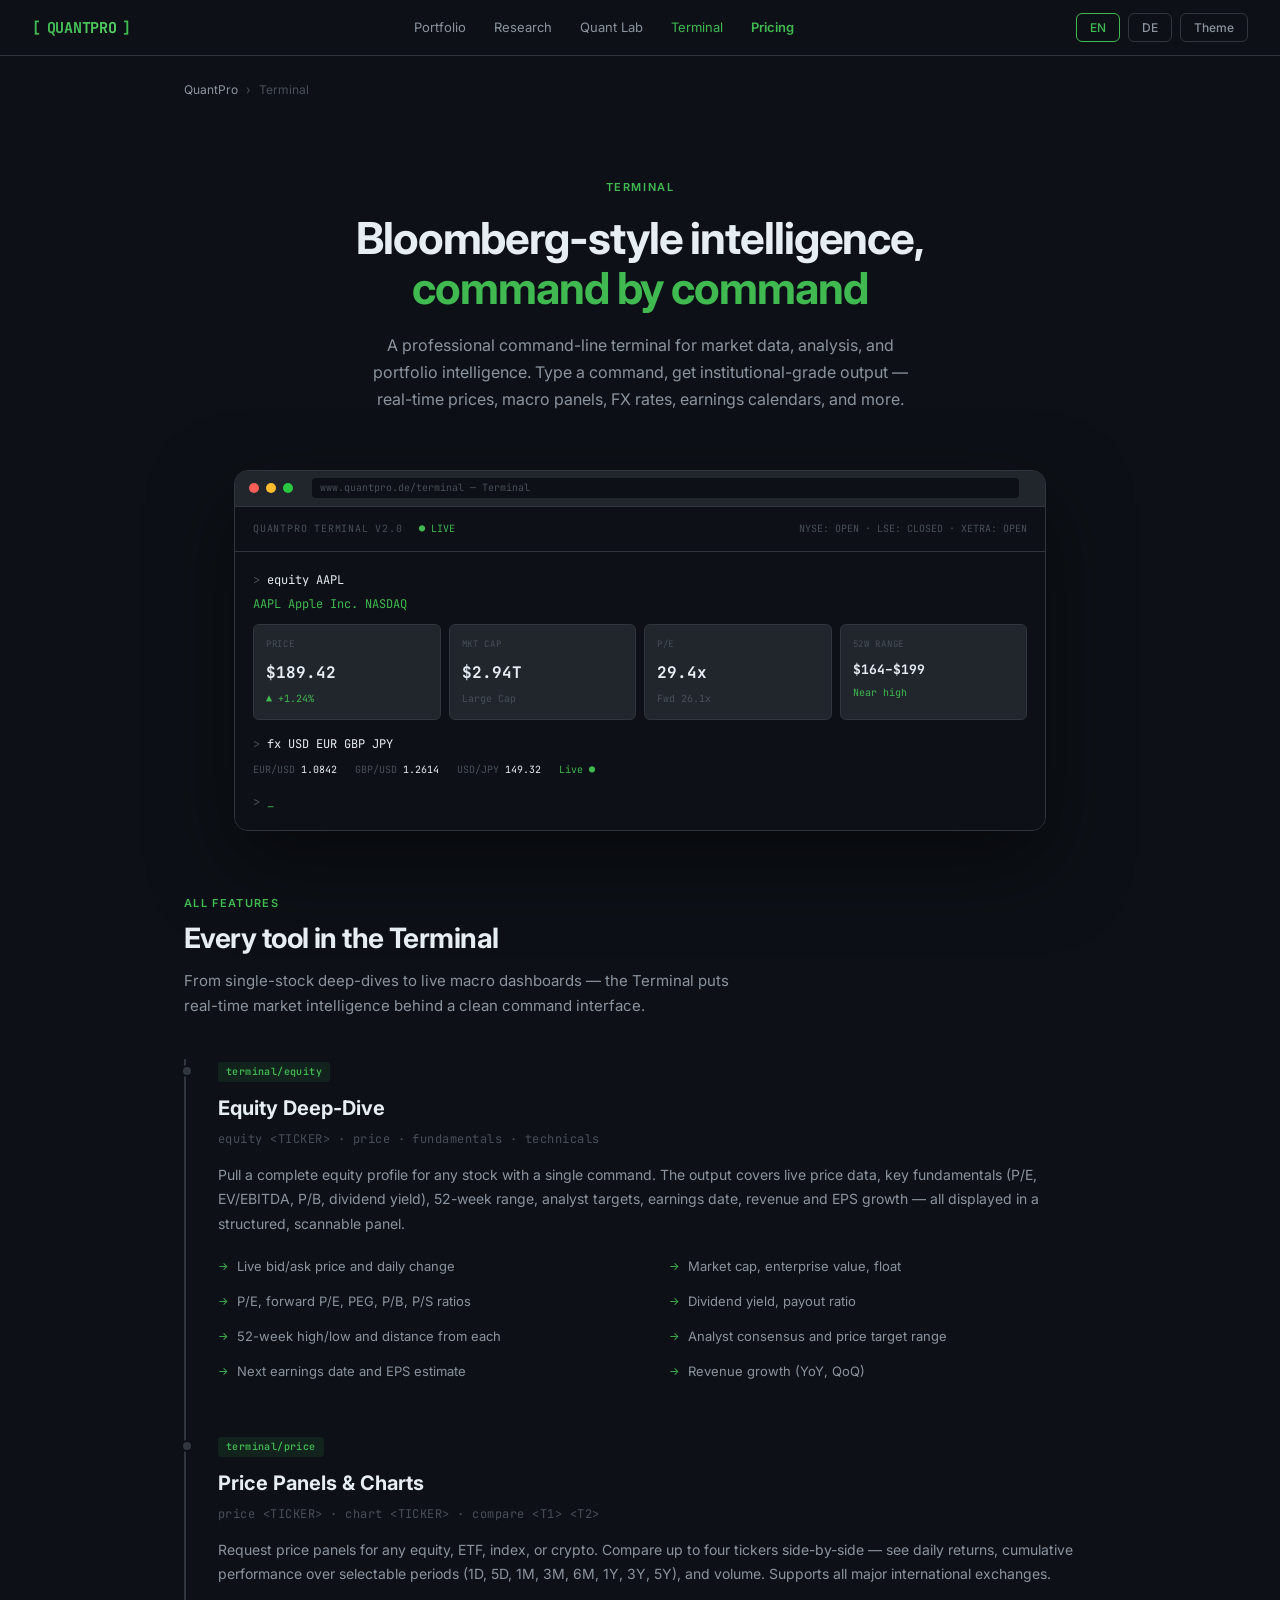
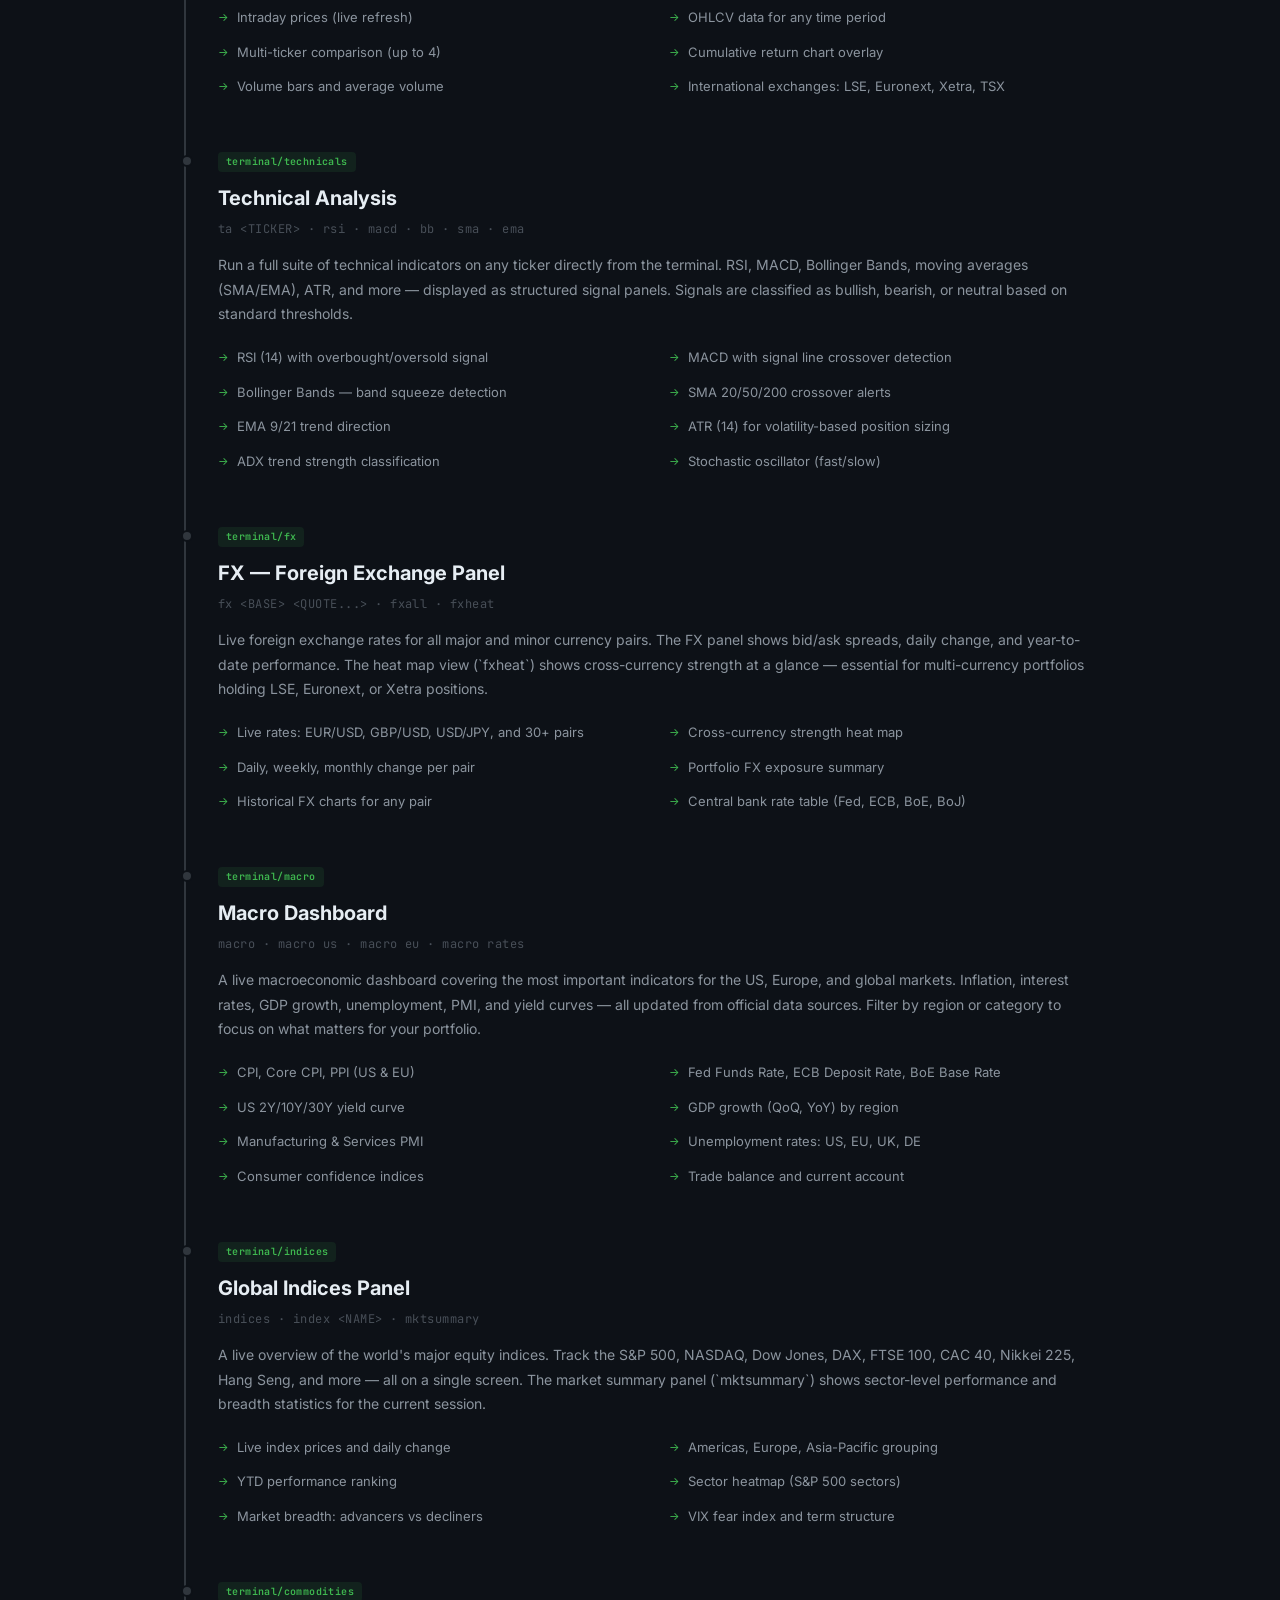
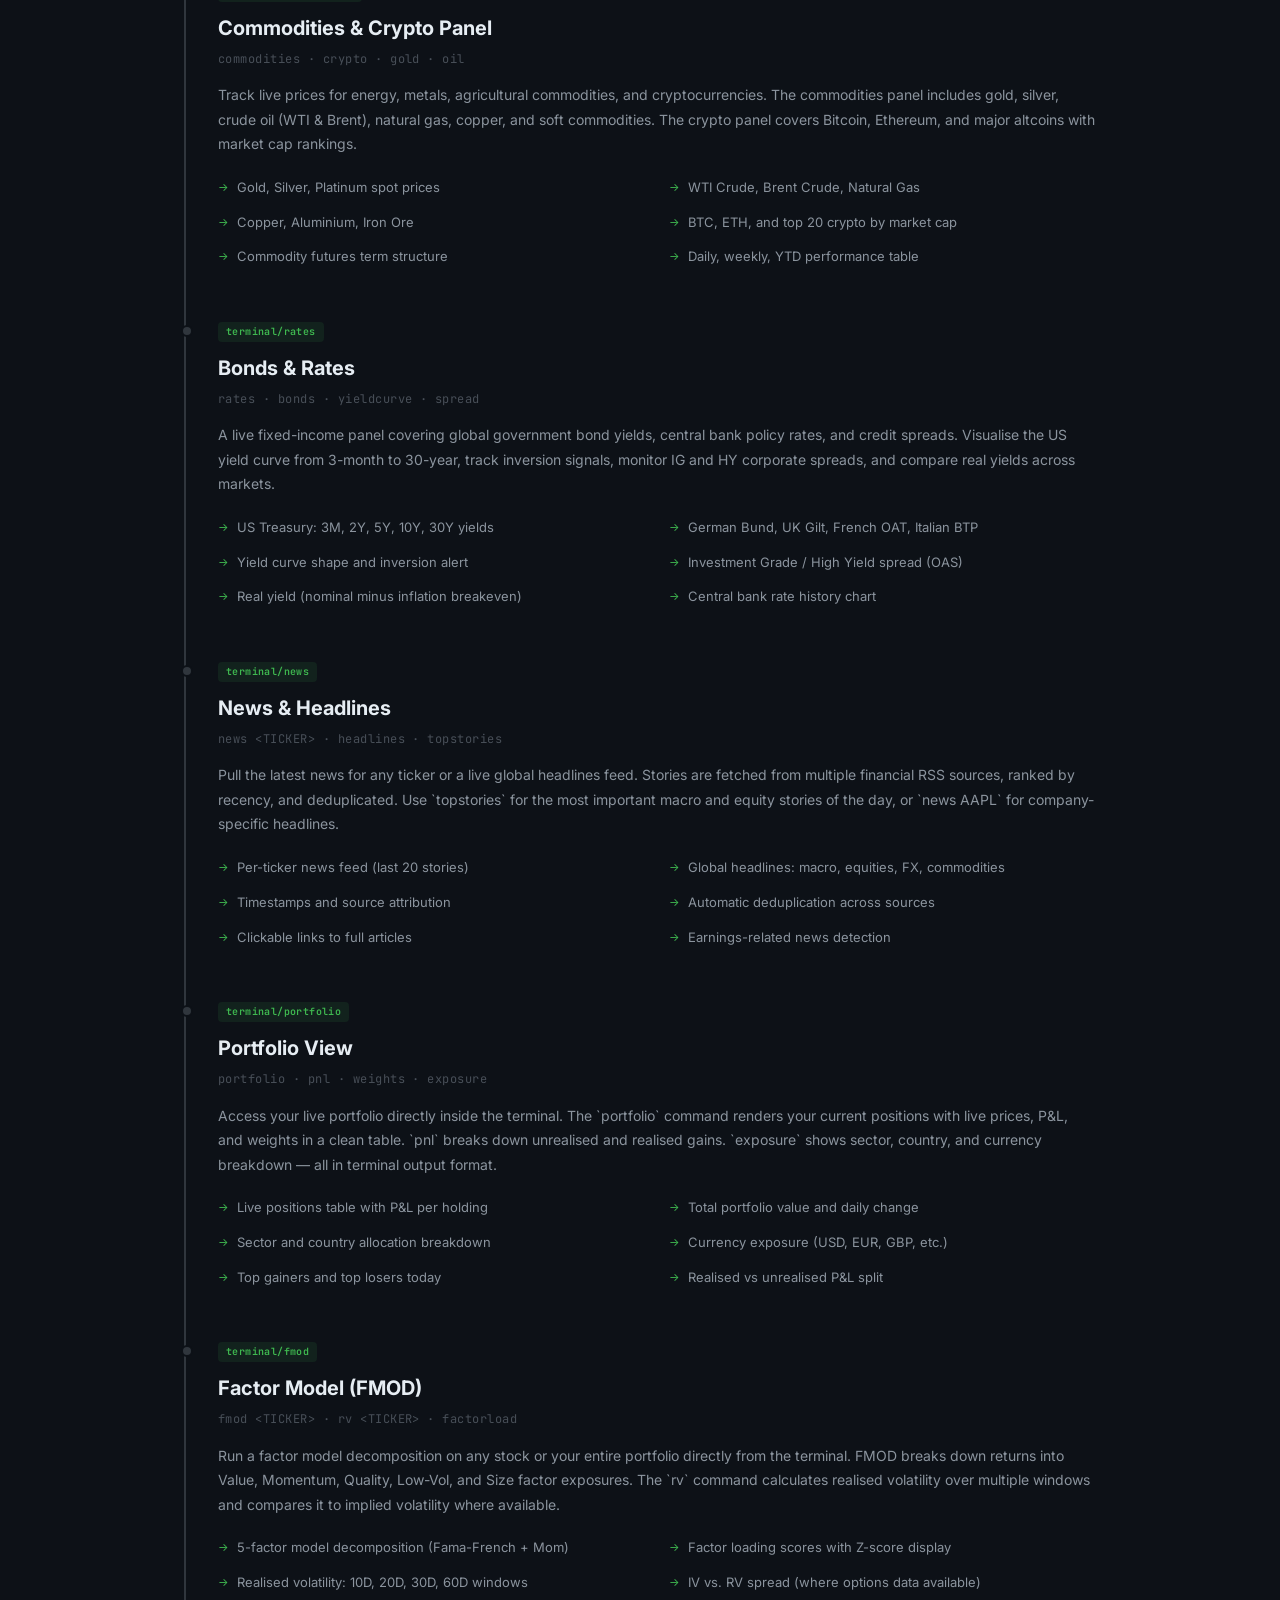
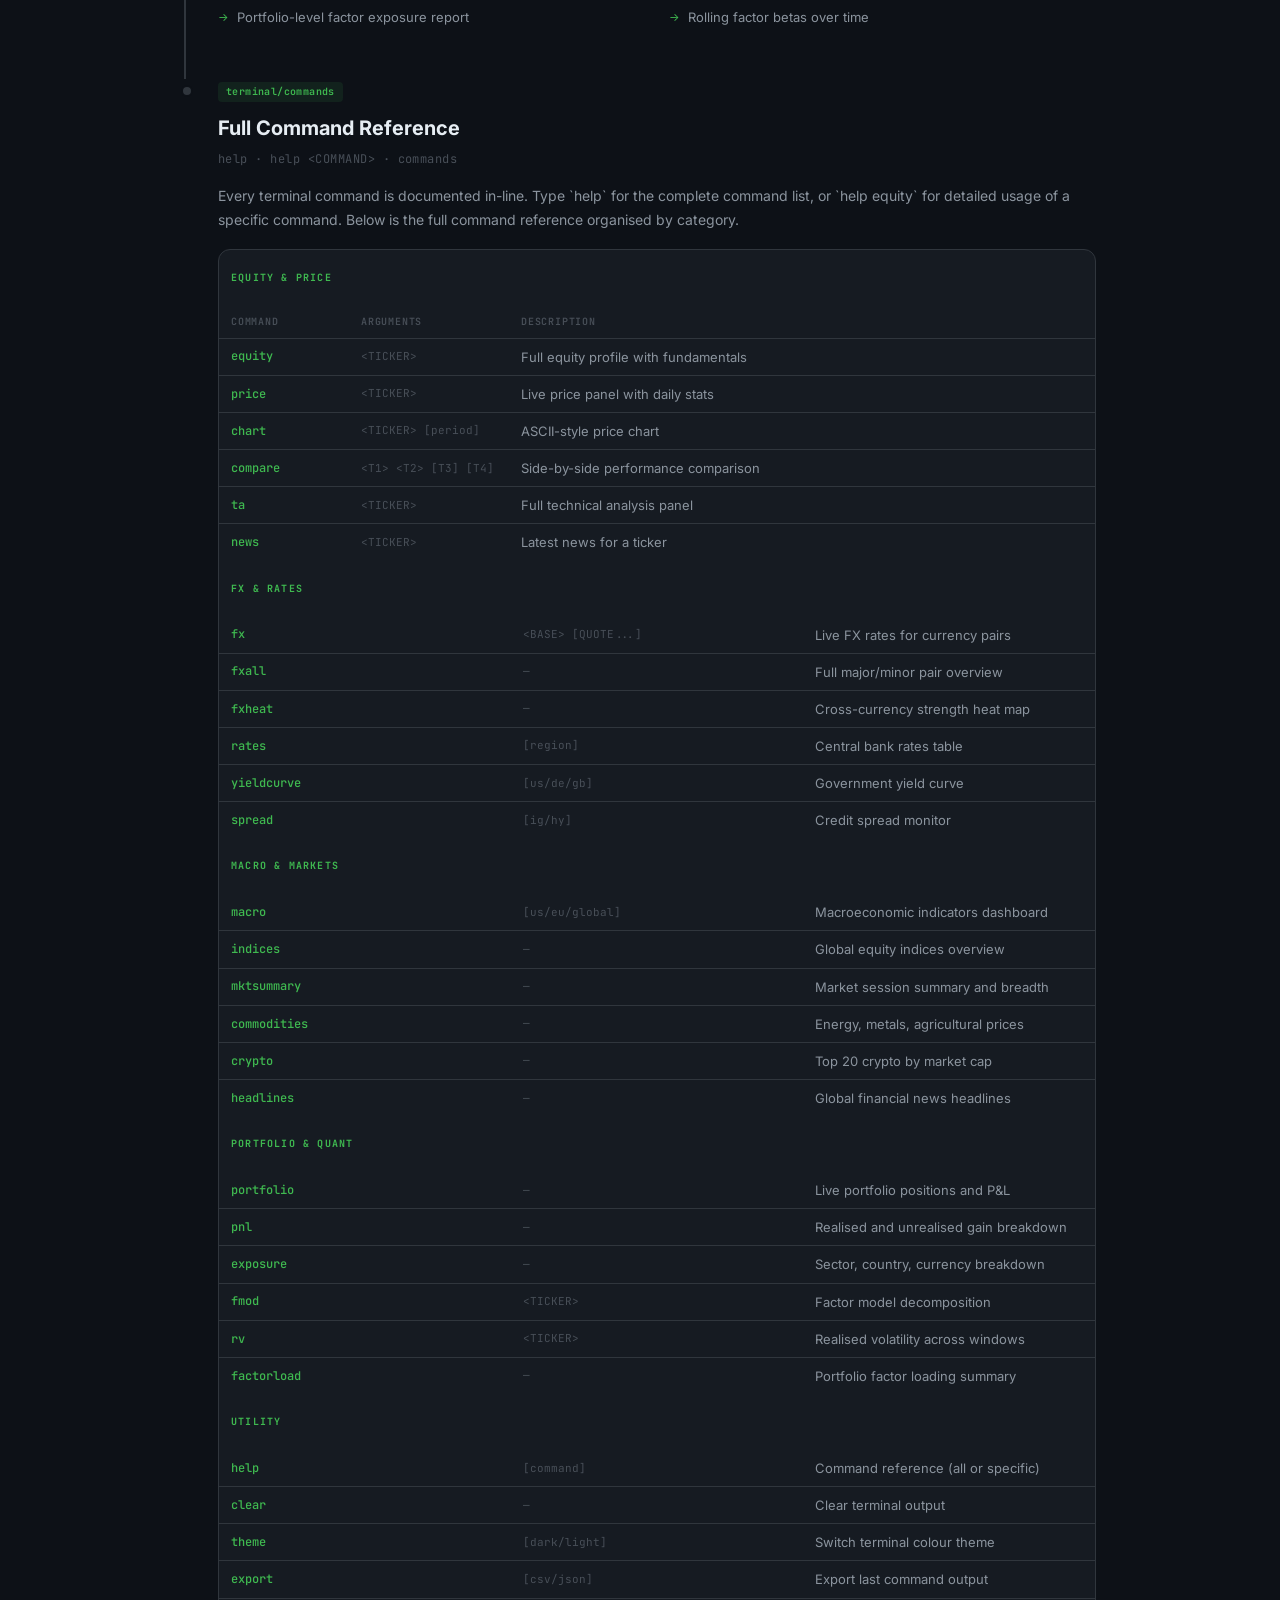
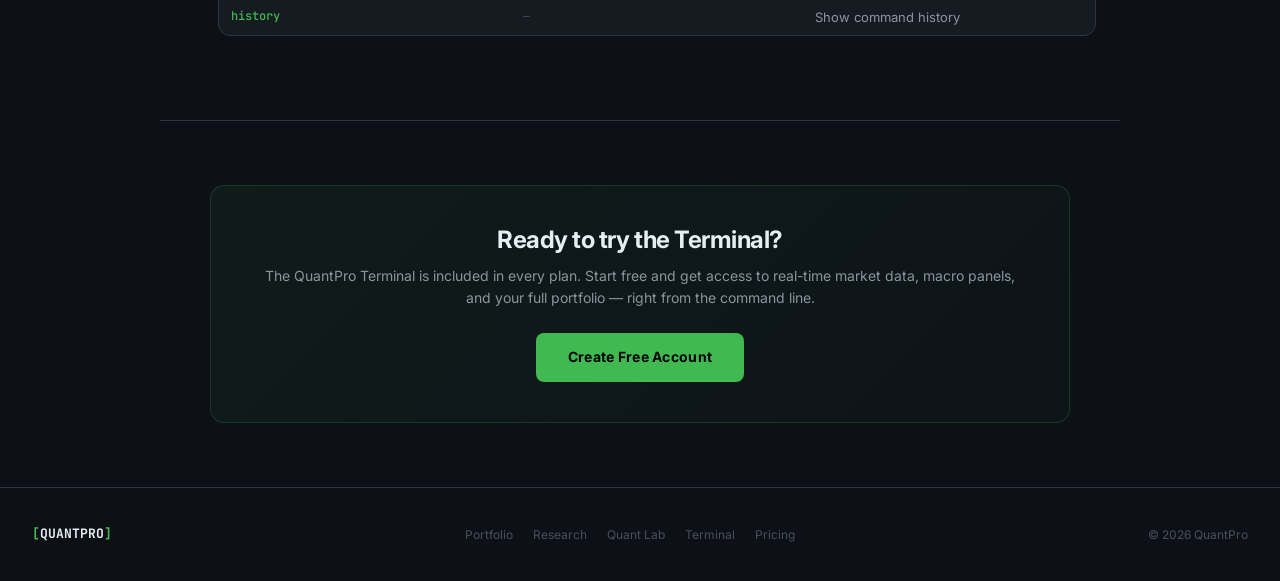
<file: terminal.html>
<!DOCTYPE html>
<html lang="en" data-theme="dark">
<head>
<meta charset="UTF-8">
<meta name="viewport" content="width=device-width,initial-scale=1">
<title>QuantPro — Terminal</title>
<meta name="description" content="A Bloomberg-style command terminal with real-time market data, macro panels, equity tools, and a full command library.">
<link rel="preconnect" href="https://fonts.googleapis.com">
<link href="https://fonts.googleapis.com/css2?family=Inter:wght@300;400;500;600;700;800;900&family=JetBrains+Mono:wght@400;500;600;700&display=swap" rel="stylesheet">
<link rel="stylesheet" href="shared.css">
<style>
.cmd-table{width:100%;border-collapse:collapse;margin-top:14px;font-size:13px;table-layout:fixed}
.cmd-table colgroup .col-cmd{width:130px}
.cmd-table colgroup .col-arg{width:160px}
.cmd-table colgroup .col-desc{width:auto}
.cmd-table th{text-align:left;padding:8px 12px;border-bottom:1px solid var(--border);font-size:10px;font-weight:600;letter-spacing:.08em;text-transform:uppercase;color:var(--dim);font-family:'JetBrains Mono',monospace}
.cmd-table td{padding:8px 12px;border-bottom:1px solid var(--border);vertical-align:middle;color:var(--text2);line-height:1.55;text-align:left}
.cmd-table tr:last-child td{border-bottom:none}
.cmd-table td:first-child{font-family:'JetBrains Mono',monospace;color:var(--green);font-size:12px;white-space:nowrap;font-weight:500}
.cmd-table td:nth-child(2){color:var(--dim);font-family:'JetBrains Mono',monospace;font-size:11px;white-space:nowrap;text-align:left}
.cmd-section-label{font-size:10px;font-weight:700;letter-spacing:.12em;text-transform:uppercase;color:var(--green);padding:20px 12px 6px;font-family:'JetBrains Mono',monospace}
.cmd-block{background:var(--card);border:1px solid var(--border);border-radius:12px;overflow:hidden;margin-bottom:20px}
</style>
</head>
<body>

<nav class="nav">
  <a href="index.html" class="nav-logo"><span class="bracket">[</span><span class="logo-text">QUANTPRO</span><span class="bracket">]</span></a>
  <div class="nav-links">
    <a href="portfolio.html">Portfolio</a>
    <a href="research.html">Research</a>
    <a href="quant-lab.html">Quant Lab</a>
    <a href="terminal.html" class="active">Terminal</a>
    <a href="https://quantpro.info/pricing.html" style="color:var(--green);font-weight:600"><span class="en">Pricing</span><span class="de">Preise</span></a>
  </div>
  <div class="nav-actions">
    <button class="btn-sm lang-btn active" data-lang="en" onclick="setLang('en')">EN</button>
    <button class="btn-sm lang-btn" data-lang="de" onclick="setLang('de')">DE</button>
    <button class="btn-sm" onclick="toggleTheme()"><span class="en">Theme</span><span class="de">Design</span></button>
  </div>
</nav>

<div class="breadcrumb"><a href="index.html">QuantPro</a> <span>›</span> <span>Terminal</span></div>

<div class="hero">
  <div class="eyebrow">Terminal</div>
  <h1><span class="en">Bloomberg-style intelligence,<br><em>command by command</em></span><span class="de">Bloomberg-ähnliche Intelligenz,<br><em>Befehl für Befehl</em></span></h1>
  <p><span class="en">A professional command-line terminal for market data, analysis, and portfolio intelligence. Type a command, get institutional-grade output — real-time prices, macro panels, FX rates, earnings calendars, and more.</span><span class="de">Ein professionelles Kommandozeilen-Terminal für Marktdaten, Analysen und Portfolio-Intelligenz. Befehl eingeben, institutionelle Ausgabe erhalten — Echtzeiskurse, Makro-Panels, FX-Kurse, Earnings-Kalender und mehr.</span></p>
</div>

<!-- TERMINAL MOCKUP -->
<div class="mockup-wrap">
  <div class="mockup">
    <div class="mockup-bar">
      <div class="mockup-dot r"></div><div class="mockup-dot y"></div><div class="mockup-dot g"></div>
      <div class="mockup-url">www.quantpro.de/terminal — Terminal</div>
    </div>
    <div class="mockup-body" style="display:block;padding:0;background:#0D1117">
      <div style="padding:14px 18px;border-bottom:1px solid var(--border);display:flex;align-items:center;gap:16px;flex-wrap:wrap">
        <div style="font-family:'JetBrains Mono',monospace;font-size:10px;color:var(--dim);letter-spacing:.08em;text-transform:uppercase">QUANTPRO TERMINAL v2.0</div>
        <div style="font-family:'JetBrains Mono',monospace;font-size:10px;color:var(--green)">● LIVE</div>
        <div style="font-family:'JetBrains Mono',monospace;font-size:10px;color:var(--dim);margin-left:auto">NYSE: OPEN · LSE: CLOSED · XETRA: OPEN</div>
      </div>
      <div style="padding:16px 18px;font-family:'JetBrains Mono',monospace;font-size:12px;line-height:2">
        <div style="color:var(--dim)">&gt; <span style="color:var(--text)">equity AAPL</span></div>
        <div style="color:var(--green)">AAPL  Apple Inc.  NASDAQ</div>
        <div style="display:grid;grid-template-columns:repeat(4,1fr);gap:8px;margin:8px 0 12px">
          <div style="background:var(--bg3);border:1px solid var(--border);border-radius:6px;padding:10px 12px"><div style="color:var(--dim);font-size:9px;letter-spacing:.08em;text-transform:uppercase;margin-bottom:4px">Price</div><div style="color:var(--text);font-size:16px;font-weight:700">$189.42</div><div style="color:var(--green);font-size:10px">▲ +1.24%</div></div>
          <div style="background:var(--bg3);border:1px solid var(--border);border-radius:6px;padding:10px 12px"><div style="color:var(--dim);font-size:9px;letter-spacing:.08em;text-transform:uppercase;margin-bottom:4px">Mkt Cap</div><div style="color:var(--text);font-size:16px;font-weight:700">$2.94T</div><div style="color:var(--dim);font-size:10px">Large Cap</div></div>
          <div style="background:var(--bg3);border:1px solid var(--border);border-radius:6px;padding:10px 12px"><div style="color:var(--dim);font-size:9px;letter-spacing:.08em;text-transform:uppercase;margin-bottom:4px">P/E</div><div style="color:var(--text);font-size:16px;font-weight:700">29.4x</div><div style="color:var(--dim);font-size:10px">Fwd 26.1x</div></div>
          <div style="background:var(--bg3);border:1px solid var(--border);border-radius:6px;padding:10px 12px"><div style="color:var(--dim);font-size:9px;letter-spacing:.08em;text-transform:uppercase;margin-bottom:4px">52W Range</div><div style="color:var(--text);font-size:13px;font-weight:700">$164–$199</div><div style="color:var(--green);font-size:10px">Near high</div></div>
        </div>
        <div style="color:var(--dim)">&gt; <span style="color:var(--text)">fx USD EUR GBP JPY</span></div>
        <div style="color:var(--dim);font-size:10px;margin-top:4px">EUR/USD <span style="color:var(--text)">1.0842</span> &nbsp; GBP/USD <span style="color:var(--text)">1.2614</span> &nbsp; USD/JPY <span style="color:var(--text)">149.32</span> &nbsp; <span style="color:var(--green)">Live ●</span></div>
        <div style="margin-top:10px;color:var(--dim)">&gt; <span style="color:var(--green)">_</span></div>
      </div>
    </div>
  </div>
</div>

<!-- FEATURE SECTIONS -->
<div class="section" style="padding-top:0">
  <div class="section-eyebrow"><span class="en">All Features</span><span class="de">Alle Funktionen</span></div>
  <h2><span class="en">Every tool in the Terminal</span><span class="de">Alle Tools im Terminal</span></h2>
  <p class="section-sub"><span class="en">From single-stock deep-dives to live macro dashboards — the Terminal puts real-time market intelligence behind a clean command interface.</span><span class="de">Von Einzel-Aktien-Analysen bis zu Live-Makro-Dashboards — das Terminal bringt institutionelle Marktintelligenz hinter eine saubere Kommandoschnittstelle.</span></p>

  <div class="detail-list">

    <!-- 1 EQUITY -->
    <div class="detail-block">
      <span class="db-tag">terminal/equity</span>
      <h3><span class="en">Equity Deep-Dive</span><span class="de">Aktien Deep-Dive</span></h3>
      <div class="db-sub">equity &lt;TICKER&gt; · price · fundamentals · technicals</div>
      <p><span class="en">Pull a complete equity profile for any stock with a single command. The output covers live price data, key fundamentals (P/E, EV/EBITDA, P/B, dividend yield), 52-week range, analyst targets, earnings date, revenue and EPS growth — all displayed in a structured, scannable panel.</span><span class="de">Erstelle mit einem einzigen Befehl ein vollständiges Aktien-Profil für jede Aktie. Die Ausgabe umfasst Live-Kursdaten, wichtige Fundamentaldaten (KGV, EV/EBITDA, KBV, Dividendenrendite), 52-Wochen-Bereich, Analystenziele, Earnings-Datum sowie Umsatz- und EPS-Wachstum.</span></p>
      <ul>
        <li><span class="en">Live bid/ask price and daily change</span><span class="de">Live Bid/Ask-Kurs und Tagesveränderung</span></li>
        <li><span class="en">Market cap, enterprise value, float</span><span class="de">Marktkapitalisierung, Enterprise Value, Streubesitz</span></li>
        <li><span class="en">P/E, forward P/E, PEG, P/B, P/S ratios</span><span class="de">KGV, Forward-KGV, PEG, KBV, KUV</span></li>
        <li><span class="en">Dividend yield, payout ratio</span><span class="de">Dividendenrendite, Ausschüttungsquote</span></li>
        <li><span class="en">52-week high/low and distance from each</span><span class="de">52-Wochen-Hoch/Tief und Abstand</span></li>
        <li><span class="en">Analyst consensus and price target range</span><span class="de">Analysten-Konsensus und Kurszielspanne</span></li>
        <li><span class="en">Next earnings date and EPS estimate</span><span class="de">Nächster Earnings-Termin und EPS-Schätzung</span></li>
        <li><span class="en">Revenue growth (YoY, QoQ)</span><span class="de">Umsatzwachstum (YoY, QoQ)</span></li>
      </ul>
    </div>

    <!-- 2 PRICE / CHART -->
    <div class="detail-block">
      <span class="db-tag">terminal/price</span>
      <h3><span class="en">Price Panels &amp; Charts</span><span class="de">Kurs-Panels &amp; Charts</span></h3>
      <div class="db-sub">price &lt;TICKER&gt; · chart &lt;TICKER&gt; · compare &lt;T1&gt; &lt;T2&gt;</div>
      <p><span class="en">Request price panels for any equity, ETF, index, or crypto. Compare up to four tickers side-by-side — see daily returns, cumulative performance over selectable periods (1D, 5D, 1M, 3M, 6M, 1Y, 3Y, 5Y), and volume. Supports all major international exchanges.</span><span class="de">Kurs-Panels für jede Aktie, ETF, Index oder Krypto abrufen. Bis zu vier Ticker nebeneinander vergleichen — Tagesrenditen, kumulative Performance über wählbare Zeiträume (1D, 5D, 1M, 3M, 6M, 1Y, 3Y, 5Y) und Volumen einsehen.</span></p>
      <ul>
        <li><span class="en">Intraday prices (live refresh)</span><span class="de">Intraday-Kurse (Live-Aktualisierung)</span></li>
        <li><span class="en">OHLCV data for any time period</span><span class="de">OHLCV-Daten für beliebige Zeiträume</span></li>
        <li><span class="en">Multi-ticker comparison (up to 4)</span><span class="de">Multi-Ticker-Vergleich (bis zu 4)</span></li>
        <li><span class="en">Cumulative return chart overlay</span><span class="de">Kumulierter Rendite-Chart-Overlay</span></li>
        <li><span class="en">Volume bars and average volume</span><span class="de">Volumensbalken und Durchschnittsvolumen</span></li>
        <li><span class="en">International exchanges: LSE, Euronext, Xetra, TSX</span><span class="de">Internationale Börsen: LSE, Euronext, Xetra, TSX</span></li>
      </ul>
    </div>

    <!-- 3 TECHNICALS -->
    <div class="detail-block">
      <span class="db-tag">terminal/technicals</span>
      <h3><span class="en">Technical Analysis</span><span class="de">Technische Analyse</span></h3>
      <div class="db-sub">ta &lt;TICKER&gt; · rsi · macd · bb · sma · ema</div>
      <p><span class="en">Run a full suite of technical indicators on any ticker directly from the terminal. RSI, MACD, Bollinger Bands, moving averages (SMA/EMA), ATR, and more — displayed as structured signal panels. Signals are classified as bullish, bearish, or neutral based on standard thresholds.</span><span class="de">Eine vollständige Suite technischer Indikatoren für jeden Ticker direkt aus dem Terminal. RSI, MACD, Bollinger Bänder, gleitende Durchschnitte (SMA/EMA), ATR und mehr — als strukturierte Signal-Panels angezeigt.</span></p>
      <ul>
        <li><span class="en">RSI (14) with overbought/oversold signal</span><span class="de">RSI (14) mit Überkauft/Überverkauft-Signal</span></li>
        <li><span class="en">MACD with signal line crossover detection</span><span class="de">MACD mit Signal-Linie-Crossover-Erkennung</span></li>
        <li><span class="en">Bollinger Bands — band squeeze detection</span><span class="de">Bollinger Bänder — Band-Squeeze-Erkennung</span></li>
        <li><span class="en">SMA 20/50/200 crossover alerts</span><span class="de">SMA 20/50/200 Crossover-Meldungen</span></li>
        <li><span class="en">EMA 9/21 trend direction</span><span class="de">EMA 9/21 Trendrichtung</span></li>
        <li><span class="en">ATR (14) for volatility-based position sizing</span><span class="de">ATR (14) für volatilitätsbasiertes Positionsmanagement</span></li>
        <li><span class="en">ADX trend strength classification</span><span class="de">ADX Trendstärke-Klassifizierung</span></li>
        <li><span class="en">Stochastic oscillator (fast/slow)</span><span class="de">Stochastischer Oszillator (schnell/langsam)</span></li>
      </ul>
    </div>

    <!-- 4 FX -->
    <div class="detail-block">
      <span class="db-tag">terminal/fx</span>
      <h3><span class="en">FX — Foreign Exchange Panel</span><span class="de">FX — Devisenmarkt-Panel</span></h3>
      <div class="db-sub">fx &lt;BASE&gt; &lt;QUOTE...&gt; · fxall · fxheat</div>
      <p><span class="en">Live foreign exchange rates for all major and minor currency pairs. The FX panel shows bid/ask spreads, daily change, and year-to-date performance. The heat map view (`fxheat`) shows cross-currency strength at a glance — essential for multi-currency portfolios holding LSE, Euronext, or Xetra positions.</span><span class="de">Live-Devisenkurse für alle wichtigen und kleineren Währungspaare. Das FX-Panel zeigt Bid/Ask-Spreads, Tagesveränderung und YTD-Performance. Die Heatmap-Ansicht zeigt die Währungsstärke auf einen Blick — unverzichtbar für Portfolios mit LSE-, Euronext- oder Xetra-Positionen.</span></p>
      <ul>
        <li><span class="en">Live rates: EUR/USD, GBP/USD, USD/JPY, and 30+ pairs</span><span class="de">Live-Kurse: EUR/USD, GBP/USD, USD/JPY und 30+ Paare</span></li>
        <li><span class="en">Cross-currency strength heat map</span><span class="de">Währungsstärke-Heatmap</span></li>
        <li><span class="en">Daily, weekly, monthly change per pair</span><span class="de">Tägliche, wöchentliche, monatliche Veränderung</span></li>
        <li><span class="en">Portfolio FX exposure summary</span><span class="de">Portfolio-Währungsexposure-Übersicht</span></li>
        <li><span class="en">Historical FX charts for any pair</span><span class="de">Historische FX-Charts für jedes Paar</span></li>
        <li><span class="en">Central bank rate table (Fed, ECB, BoE, BoJ)</span><span class="de">Zentralbank-Zinstabelle (Fed, EZB, BoE, BoJ)</span></li>
      </ul>
    </div>

    <!-- 5 MACRO -->
    <div class="detail-block">
      <span class="db-tag">terminal/macro</span>
      <h3><span class="en">Macro Dashboard</span><span class="de">Makro-Dashboard</span></h3>
      <div class="db-sub">macro · macro us · macro eu · macro rates</div>
      <p><span class="en">A live macroeconomic dashboard covering the most important indicators for the US, Europe, and global markets. Inflation, interest rates, GDP growth, unemployment, PMI, and yield curves — all updated from official data sources. Filter by region or category to focus on what matters for your portfolio.</span><span class="de">Ein Live-Makro-Dashboard mit den wichtigsten Indikatoren für die USA, Europa und die globalen Märkte. Inflation, Zinsen, BIP-Wachstum, Arbeitslosigkeit, PMI und Zinskurven — alles aus offiziellen Datenquellen aktualisiert.</span></p>
      <ul>
        <li><span class="en">CPI, Core CPI, PPI (US &amp; EU)</span><span class="de">VPI, Kern-VPI, PPI (USA &amp; EU)</span></li>
        <li><span class="en">Fed Funds Rate, ECB Deposit Rate, BoE Base Rate</span><span class="de">Fed Funds Rate, EZB-Einlagenzins, BoE-Basiszins</span></li>
        <li><span class="en">US 2Y/10Y/30Y yield curve</span><span class="de">US 2J/10J/30J Zinskurve</span></li>
        <li><span class="en">GDP growth (QoQ, YoY) by region</span><span class="de">BIP-Wachstum (QoQ, YoY) nach Region</span></li>
        <li><span class="en">Manufacturing &amp; Services PMI</span><span class="de">Industrie &amp; Dienstleistungs-PMI</span></li>
        <li><span class="en">Unemployment rates: US, EU, UK, DE</span><span class="de">Arbeitslosenquoten: USA, EU, UK, DE</span></li>
        <li><span class="en">Consumer confidence indices</span><span class="de">Verbrauchervertrauen-Indizes</span></li>
        <li><span class="en">Trade balance and current account</span><span class="de">Handelsbilanz und Leistungsbilanz</span></li>
      </ul>
    </div>

    <!-- 6 INDICES -->
    <div class="detail-block">
      <span class="db-tag">terminal/indices</span>
      <h3><span class="en">Global Indices Panel</span><span class="de">Globale Indizes-Panel</span></h3>
      <div class="db-sub">indices · index &lt;NAME&gt; · mktsummary</div>
      <p><span class="en">A live overview of the world's major equity indices. Track the S&P 500, NASDAQ, Dow Jones, DAX, FTSE 100, CAC 40, Nikkei 225, Hang Seng, and more — all on a single screen. The market summary panel (`mktsummary`) shows sector-level performance and breadth statistics for the current session.</span><span class="de">Ein Live-Überblick über die wichtigsten globalen Aktienindizes. S&P 500, NASDAQ, Dow Jones, DAX, FTSE 100, CAC 40, Nikkei 225, Hang Seng und mehr — alles auf einem Bildschirm. Das Marktübersichts-Panel zeigt Sektorperformance und Marktbreite für die aktuelle Sitzung.</span></p>
      <ul>
        <li><span class="en">Live index prices and daily change</span><span class="de">Live-Indexkurse und Tagesveränderung</span></li>
        <li><span class="en">Americas, Europe, Asia-Pacific grouping</span><span class="de">Groupierung nach Amerika, Europa, Asien-Pazifik</span></li>
        <li><span class="en">YTD performance ranking</span><span class="de">YTD-Performance-Ranking</span></li>
        <li><span class="en">Sector heatmap (S&P 500 sectors)</span><span class="de">Sektor-Heatmap (S&P 500 Sektoren)</span></li>
        <li><span class="en">Market breadth: advancers vs decliners</span><span class="de">Marktbreite: Gewinner vs. Verlierer</span></li>
        <li><span class="en">VIX fear index and term structure</span><span class="de">VIX-Angstindex und Term-Struktur</span></li>
      </ul>
    </div>

    <!-- 7 COMMODITIES -->
    <div class="detail-block">
      <span class="db-tag">terminal/commodities</span>
      <h3><span class="en">Commodities &amp; Crypto Panel</span><span class="de">Rohstoffe &amp; Krypto-Panel</span></h3>
      <div class="db-sub">commodities · crypto · gold · oil</div>
      <p><span class="en">Track live prices for energy, metals, agricultural commodities, and cryptocurrencies. The commodities panel includes gold, silver, crude oil (WTI &amp; Brent), natural gas, copper, and soft commodities. The crypto panel covers Bitcoin, Ethereum, and major altcoins with market cap rankings.</span><span class="de">Live-Kurse für Energie, Metalle, Agrargüter und Kryptowährungen. Das Rohstoff-Panel umfasst Gold, Silber, Rohöl (WTI &amp; Brent), Erdgas, Kupfer und weiche Rohstoffe. Das Krypto-Panel zeigt Bitcoin, Ethereum und wichtige Altcoins mit Marktkapitalisierungs-Ranking.</span></p>
      <ul>
        <li><span class="en">Gold, Silver, Platinum spot prices</span><span class="de">Gold, Silber, Platin Spot-Preise</span></li>
        <li><span class="en">WTI Crude, Brent Crude, Natural Gas</span><span class="de">WTI-Rohöl, Brent-Rohöl, Erdgas</span></li>
        <li><span class="en">Copper, Aluminium, Iron Ore</span><span class="de">Kupfer, Aluminium, Eisenerz</span></li>
        <li><span class="en">BTC, ETH, and top 20 crypto by market cap</span><span class="de">BTC, ETH und Top-20-Krypto nach Marktkapitalisierung</span></li>
        <li><span class="en">Commodity futures term structure</span><span class="de">Rohstoff-Futures Term-Struktur (Contango/Backwardation)</span></li>
        <li><span class="en">Daily, weekly, YTD performance table</span><span class="de">Tägliche, wöchentliche, YTD-Performance-Tabelle</span></li>
      </ul>
    </div>

    <!-- 8 BONDS / RATES -->
    <div class="detail-block">
      <span class="db-tag">terminal/rates</span>
      <h3><span class="en">Bonds &amp; Rates</span><span class="de">Anleihen &amp; Zinsen</span></h3>
      <div class="db-sub">rates · bonds · yieldcurve · spread</div>
      <p><span class="en">A live fixed-income panel covering global government bond yields, central bank policy rates, and credit spreads. Visualise the US yield curve from 3-month to 30-year, track inversion signals, monitor IG and HY corporate spreads, and compare real yields across markets.</span><span class="de">Ein Live-Festzins-Panel mit globalen Staatsanleiherenditen, Zentralbank-Leitzinsen und Credit Spreads. US-Zinskurve von 3 Monaten bis 30 Jahren visualisieren, Inversions-Signale verfolgen, IG- und HY-Unternehmens-Spreads überwachen und reale Renditen vergleichen.</span></p>
      <ul>
        <li><span class="en">US Treasury: 3M, 2Y, 5Y, 10Y, 30Y yields</span><span class="de">US-Treasuries: 3M, 2J, 5J, 10J, 30J Renditen</span></li>
        <li><span class="en">German Bund, UK Gilt, French OAT, Italian BTP</span><span class="de">Bundesanleihe, Gilt, OAT, BTP Renditen</span></li>
        <li><span class="en">Yield curve shape and inversion alert</span><span class="de">Zinskurvenform und Inversions-Alarm</span></li>
        <li><span class="en">Investment Grade / High Yield spread (OAS)</span><span class="de">Investment Grade / High Yield Spread (OAS)</span></li>
        <li><span class="en">Real yield (nominal minus inflation breakeven)</span><span class="de">Realrendite (nominal minus Inflations-Breakeven)</span></li>
        <li><span class="en">Central bank rate history chart</span><span class="de">Zentralbank-Zinsverlauf-Chart</span></li>
      </ul>
    </div>

    <!-- 9 NEWS -->
    <div class="detail-block">
      <span class="db-tag">terminal/news</span>
      <h3><span class="en">News &amp; Headlines</span><span class="de">Nachrichten &amp; Schlagzeilen</span></h3>
      <div class="db-sub">news &lt;TICKER&gt; · headlines · topstories</div>
      <p><span class="en">Pull the latest news for any ticker or a live global headlines feed. Stories are fetched from multiple financial RSS sources, ranked by recency, and deduplicated. Use `topstories` for the most important macro and equity stories of the day, or `news AAPL` for company-specific headlines.</span><span class="de">Aktuelle Nachrichten für jeden Ticker oder einen Live-Globalnachrichtenfeed abrufen. Meldungen werden aus mehreren Finanz-RSS-Quellen abgerufen, nach Aktualität sortiert und dedupliziert.</span></p>
      <ul>
        <li><span class="en">Per-ticker news feed (last 20 stories)</span><span class="de">Ticker-spezifischer Nachrichtenfeed (letzte 20 Meldungen)</span></li>
        <li><span class="en">Global headlines: macro, equities, FX, commodities</span><span class="de">Globale Schlagzeilen: Makro, Aktien, FX, Rohstoffe</span></li>
        <li><span class="en">Timestamps and source attribution</span><span class="de">Zeitstempel und Quellenangabe</span></li>
        <li><span class="en">Automatic deduplication across sources</span><span class="de">Automatische Deduplizierung über Quellen hinweg</span></li>
        <li><span class="en">Clickable links to full articles</span><span class="de">Klickbare Links zu vollständigen Artikeln</span></li>
        <li><span class="en">Earnings-related news detection</span><span class="de">Erkennung von Earnings-relevanten Nachrichten</span></li>
      </ul>
    </div>

    <!-- 10 PORTFOLIO VIEW -->
    <div class="detail-block">
      <span class="db-tag">terminal/portfolio</span>
      <h3><span class="en">Portfolio View</span><span class="de">Portfolio-Ansicht</span></h3>
      <div class="db-sub">portfolio · pnl · weights · exposure</div>
      <p><span class="en">Access your live portfolio directly inside the terminal. The `portfolio` command renders your current positions with live prices, P&amp;L, and weights in a clean table. `pnl` breaks down unrealised and realised gains. `exposure` shows sector, country, and currency breakdown — all in terminal output format.</span><span class="de">Greife direkt im Terminal auf dein Live-Portfolio zu. Der `portfolio`-Befehl zeigt deine aktuellen Positionen mit Live-Kursen, P&amp;L und Gewichten in einer sauberen Tabelle. `pnl` schlüsselt unrealisierte und realisierte Gewinne auf.</span></p>
      <ul>
        <li><span class="en">Live positions table with P&amp;L per holding</span><span class="de">Live-Positionstabelle mit P&amp;L pro Position</span></li>
        <li><span class="en">Total portfolio value and daily change</span><span class="de">Gesamtportfoliowert und Tagesveränderung</span></li>
        <li><span class="en">Sector and country allocation breakdown</span><span class="de">Sektor- und Länderallokations-Aufschlüsselung</span></li>
        <li><span class="en">Currency exposure (USD, EUR, GBP, etc.)</span><span class="de">Währungsexposure (USD, EUR, GBP, etc.)</span></li>
        <li><span class="en">Top gainers and top losers today</span><span class="de">Größte Gewinner und Verlierer heute</span></li>
        <li><span class="en">Realised vs unrealised P&amp;L split</span><span class="de">Realisierter vs. unrealisierter P&amp;L</span></li>
      </ul>
    </div>

    <!-- 11 FMOD / RV -->
    <div class="detail-block">
      <span class="db-tag">terminal/fmod</span>
      <h3><span class="en">Factor Model (FMOD)</span><span class="de">Faktormodell (FMOD)</span></h3>
      <div class="db-sub">fmod &lt;TICKER&gt; · rv &lt;TICKER&gt; · factorload</div>
      <p><span class="en">Run a factor model decomposition on any stock or your entire portfolio directly from the terminal. FMOD breaks down returns into Value, Momentum, Quality, Low-Vol, and Size factor exposures. The `rv` command calculates realised volatility over multiple windows and compares it to implied volatility where available.</span><span class="de">Faktormodell-Zerlegung für jede Aktie oder das gesamte Portfolio direkt aus dem Terminal. FMOD zerlegt Renditen in Value-, Momentum-, Quality-, Low-Vol- und Size-Faktorexpositionen. Der `rv`-Befehl berechnet die realisierte Volatilität über mehrere Fenster.</span></p>
      <ul>
        <li><span class="en">5-factor model decomposition (Fama-French + Mom)</span><span class="de">5-Faktor-Zerlegung (Fama-French + Momentum)</span></li>
        <li><span class="en">Factor loading scores with Z-score display</span><span class="de">Faktorladungs-Scores mit Z-Score-Anzeige</span></li>
        <li><span class="en">Realised volatility: 10D, 20D, 30D, 60D windows</span><span class="de">Realisierte Volatilität: 10T, 20T, 30T, 60T Fenster</span></li>
        <li><span class="en">IV vs. RV spread (where options data available)</span><span class="de">IV vs. RV Spread (wo Optionsdaten verfügbar)</span></li>
        <li><span class="en">Portfolio-level factor exposure report</span><span class="de">Faktorexposure-Bericht auf Portfolio-Ebene</span></li>
        <li><span class="en">Rolling factor betas over time</span><span class="de">Rollierende Faktor-Betas über die Zeit</span></li>
      </ul>
    </div>

    <!-- 12 COMMANDS REFERENCE -->
    <div class="detail-block">
      <span class="db-tag">terminal/commands</span>
      <h3><span class="en">Full Command Reference</span><span class="de">Vollständige Befehlsreferenz</span></h3>
      <div class="db-sub">help · help &lt;COMMAND&gt; · commands</div>
      <p><span class="en">Every terminal command is documented in-line. Type `help` for the complete command list, or `help equity` for detailed usage of a specific command. Below is the full command reference organised by category.</span><span class="de">Jeder Terminal-Befehl ist inline dokumentiert. Tippe `help` für die vollständige Befehlsliste oder `help equity` für die detaillierte Nutzung eines bestimmten Befehls.</span></p>

      <div class="cmd-block">
        <div class="cmd-section-label"><span class="en">Equity &amp; Price</span><span class="de">Aktien &amp; Kurs</span></div>
        <table class="cmd-table">
          <colgroup><col class="col-cmd"><col class="col-arg"><col class="col-desc"></colgroup>
          <tr><th><span class="en">Command</span><span class="de">Befehl</span></th><th><span class="en">Arguments</span><span class="de">Argumente</span></th><th><span class="en">Description</span><span class="de">Beschreibung</span></th></tr>
          <tr><td>equity</td><td>&lt;TICKER&gt;</td><td><span class="en">Full equity profile with fundamentals</span><span class="de">Vollständiges Aktien-Profil mit Fundamentaldaten</span></td></tr>
          <tr><td>price</td><td>&lt;TICKER&gt;</td><td><span class="en">Live price panel with daily stats</span><span class="de">Live-Kurs-Panel mit Tagesstatistiken</span></td></tr>
          <tr><td>chart</td><td>&lt;TICKER&gt; [period]</td><td><span class="en">ASCII-style price chart</span><span class="de">ASCII-Kurs-Chart</span></td></tr>
          <tr><td>compare</td><td>&lt;T1&gt; &lt;T2&gt; [T3] [T4]</td><td><span class="en">Side-by-side performance comparison</span><span class="de">Nebeneinander-Performance-Vergleich</span></td></tr>
          <tr><td>ta</td><td>&lt;TICKER&gt;</td><td><span class="en">Full technical analysis panel</span><span class="de">Vollständiges technisches Analyse-Panel</span></td></tr>
          <tr><td>news</td><td>&lt;TICKER&gt;</td><td><span class="en">Latest news for a ticker</span><span class="de">Aktuelle Nachrichten für einen Ticker</span></td></tr>
        </table>

        <div class="cmd-section-label"><span class="en">FX &amp; Rates</span><span class="de">Devisen &amp; Zinsen</span></div>
        <table class="cmd-table">
          <tr><td>fx</td><td>&lt;BASE&gt; [QUOTE...]</td><td><span class="en">Live FX rates for currency pairs</span><span class="de">Live-Devisenkurse für Währungspaare</span></td></tr>
          <tr><td>fxall</td><td>—</td><td><span class="en">Full major/minor pair overview</span><span class="de">Vollständiger Major/Minor-Paar-Überblick</span></td></tr>
          <tr><td>fxheat</td><td>—</td><td><span class="en">Cross-currency strength heat map</span><span class="de">Währungsstärke-Heatmap</span></td></tr>
          <tr><td>rates</td><td>[region]</td><td><span class="en">Central bank rates table</span><span class="de">Zentralbank-Zinsen-Tabelle</span></td></tr>
          <tr><td>yieldcurve</td><td>[us/de/gb]</td><td><span class="en">Government yield curve</span><span class="de">Staatliche Zinskurve</span></td></tr>
          <tr><td>spread</td><td>[ig/hy]</td><td><span class="en">Credit spread monitor</span><span class="de">Credit-Spread-Monitor</span></td></tr>
        </table>

        <div class="cmd-section-label"><span class="en">Macro &amp; Markets</span><span class="de">Makro &amp; Märkte</span></div>
        <table class="cmd-table">
          <tr><td>macro</td><td>[us/eu/global]</td><td><span class="en">Macroeconomic indicators dashboard</span><span class="de">Makroökonomisches Indikatoren-Dashboard</span></td></tr>
          <tr><td>indices</td><td>—</td><td><span class="en">Global equity indices overview</span><span class="de">Globale Aktienindizes-Übersicht</span></td></tr>
          <tr><td>mktsummary</td><td>—</td><td><span class="en">Market session summary and breadth</span><span class="de">Marktsitzungs-Zusammenfassung und Breite</span></td></tr>
          <tr><td>commodities</td><td>—</td><td><span class="en">Energy, metals, agricultural prices</span><span class="de">Energie, Metalle, Agrarpreise</span></td></tr>
          <tr><td>crypto</td><td>—</td><td><span class="en">Top 20 crypto by market cap</span><span class="de">Top-20-Krypto nach Marktkapitalisierung</span></td></tr>
          <tr><td>headlines</td><td>—</td><td><span class="en">Global financial news headlines</span><span class="de">Globale Finanz-Schlagzeilen</span></td></tr>
        </table>

        <div class="cmd-section-label"><span class="en">Portfolio &amp; Quant</span><span class="de">Portfolio &amp; Quant</span></div>
        <table class="cmd-table">
          <tr><td>portfolio</td><td>—</td><td><span class="en">Live portfolio positions and P&amp;L</span><span class="de">Live-Portfolio-Positionen und P&amp;L</span></td></tr>
          <tr><td>pnl</td><td>—</td><td><span class="en">Realised and unrealised gain breakdown</span><span class="de">Realisierter und unrealisierter Gewinn</span></td></tr>
          <tr><td>exposure</td><td>—</td><td><span class="en">Sector, country, currency breakdown</span><span class="de">Sektor-, Länder-, Währungsaufschlüsselung</span></td></tr>
          <tr><td>fmod</td><td>&lt;TICKER&gt;</td><td><span class="en">Factor model decomposition</span><span class="de">Faktormodell-Zerlegung</span></td></tr>
          <tr><td>rv</td><td>&lt;TICKER&gt;</td><td><span class="en">Realised volatility across windows</span><span class="de">Realisierte Volatilität über Zeitfenster</span></td></tr>
          <tr><td>factorload</td><td>—</td><td><span class="en">Portfolio factor loading summary</span><span class="de">Portfolio-Faktorladungs-Zusammenfassung</span></td></tr>
        </table>

        <div class="cmd-section-label"><span class="en">Utility</span><span class="de">Dienstprogramme</span></div>
        <table class="cmd-table">
          <tr><td>help</td><td>[command]</td><td><span class="en">Command reference (all or specific)</span><span class="de">Befehlsreferenz (alle oder spezifisch)</span></td></tr>
          <tr><td>clear</td><td>—</td><td><span class="en">Clear terminal output</span><span class="de">Terminal-Ausgabe löschen</span></td></tr>
          <tr><td>theme</td><td>[dark/light]</td><td><span class="en">Switch terminal colour theme</span><span class="de">Terminal-Farbthema wechseln</span></td></tr>
          <tr><td>export</td><td>[csv/json]</td><td><span class="en">Export last command output</span><span class="de">Letzte Befehlsausgabe exportieren</span></td></tr>
          <tr><td>history</td><td>—</td><td><span class="en">Show command history</span><span class="de">Befehlsverlauf anzeigen</span></td></tr>
        </table>
      </div>
    </div>

  </div><!-- /detail-list -->
</div>

<div class="sep"></div>

<div class="section">
  <div class="cta-banner">
    <h2><span class="en">Ready to try the Terminal?</span><span class="de">Bereit, das Terminal auszuprobieren?</span></h2>
    <p><span class="en">The QuantPro Terminal is included in every plan. Start free and get access to real-time market data, macro panels, and your full portfolio — right from the command line.</span><span class="de">Das QuantPro Terminal ist in jedem Plan enthalten. Starte kostenlos und erhalte Zugang zu Echtzeit-Marktdaten, Makro-Panels und deinem vollständigen Portfolio — direkt aus der Kommandozeile.</span></p>
    <a href="https://www.quantpro.de/register" class="btn-cta" target="_blank"><span class="en">Create Free Account</span><span class="de">Kostenloses Konto erstellen</span></a>
  </div>
</div>

<footer class="footer">
  <div class="footer-logo"><span class="bracket">[</span>QUANTPRO<span class="bracket">]</span></div>
  <div class="footer-links">
    <a href="portfolio.html">Portfolio</a>
    <a href="research.html">Research</a>
    <a href="quant-lab.html">Quant Lab</a>
    <a href="terminal.html">Terminal</a>
    <a href="https://quantpro.store" target="_blank"><span class="en">Pricing</span><span class="de">Preise</span></a>
  </div>
  <div class="footer-copy">© 2026 QuantPro</div>
</footer>

<script>
function setLang(l){document.body.classList.toggle('lang-de',l==='de');localStorage.setItem('qp-lang',l);document.querySelectorAll('.lang-btn').forEach(b=>b.classList.toggle('active',b.dataset.lang===l));}
function toggleTheme(){const t=document.documentElement.getAttribute('data-theme')==='dark'?'light':'dark';document.documentElement.setAttribute('data-theme',t);localStorage.setItem('qp-theme',t);}
(function(){const l=localStorage.getItem('qp-lang')||'en';if(l==='de'){document.body.classList.add('lang-de');document.querySelectorAll('.lang-btn').forEach(b=>b.classList.toggle('active',b.dataset.lang===l));}const t=localStorage.getItem('qp-theme')||'dark';document.documentElement.setAttribute('data-theme',t);})();
</script>
</body>
</html>
</file>
<file: shared.css>
/* QuantPro.info — Shared Stylesheet */
:root{--bg:#0D1117;--bg2:#161B22;--bg3:#21262D;--card:#161B22;--border:#30363D;--green:#3FB950;--green2:#56D364;--text:#E6EDF3;--text2:#8B949E;--dim:#484F58;--muted:#21262D;--shadow:rgba(0,0,0,.6);--glow:rgba(63,185,80,.08)}
[data-theme="light"]{--bg:#FFFFFF;--bg2:#F6F8FA;--bg3:#F0F2F4;--card:#FFFFFF;--border:#D0D7DE;--text:#1F2328;--text2:#656D76;--dim:#6E7781;--muted:#F0F2F4;--shadow:rgba(0,0,0,.12);--glow:rgba(63,185,80,.06)}
*{margin:0;padding:0;box-sizing:border-box}
html{font-size:14px;scroll-behavior:smooth}
body{background:var(--bg);color:var(--text);font-family:'Inter',sans-serif;min-height:100vh;line-height:1.6;transition:background .25s,color .25s}
a{color:inherit;text-decoration:none}

/* ── NAV ── */
.nav{position:sticky;top:0;z-index:100;background:var(--bg);border-bottom:1px solid var(--border);display:flex;align-items:center;justify-content:space-between;padding:0 32px;height:56px;backdrop-filter:blur(12px)}
.nav-logo{display:flex;align-items:center;gap:6px;font-family:'JetBrains Mono',monospace;font-weight:700;font-size:15px;letter-spacing:-.02em}
.nav-logo .bracket{color:var(--green)}
.nav-logo .logo-text{background:linear-gradient(135deg,var(--green),#56D364);-webkit-background-clip:text;-webkit-text-fill-color:transparent;background-clip:text}
.nav-links{display:flex;align-items:center;gap:28px;font-size:13px;color:var(--text2)}
.nav-links a{transition:color .15s}
.nav-links a:hover{color:var(--text)}
.nav-links a.active{color:var(--green)}
.nav-actions{display:flex;align-items:center;gap:8px}
.btn-sm{padding:6px 13px;border-radius:6px;font-size:12px;font-weight:500;cursor:pointer;transition:all .15s;font-family:'Inter',sans-serif;border:1px solid var(--border);background:none;color:var(--text2)}
.btn-sm:hover{border-color:var(--green);color:var(--green)}
.btn-primary{background:var(--green);color:#000 !important;border-color:var(--green);font-weight:600}
.btn-primary:hover{background:var(--green2);border-color:var(--green2);transform:translateY(-1px)}
.lang-btn.active{border-color:var(--green);color:var(--green)}

/* ── HERO ── */
.hero{text-align:center;padding:80px 24px 56px}
.eyebrow{font-size:11px;font-weight:600;letter-spacing:.14em;color:var(--green);text-transform:uppercase;margin-bottom:16px}
.hero h1{font-size:44px;font-weight:700;letter-spacing:-.025em;margin-bottom:18px;line-height:1.15}
.hero h1 em{color:var(--green);font-style:normal}
.hero p{font-size:16px;color:var(--text2);max-width:540px;margin:0 auto 0;line-height:1.7}

/* ── BREADCRUMB ── */
.breadcrumb{max-width:960px;margin:0 auto;padding:24px 24px 0;display:flex;align-items:center;gap:8px;font-size:12px;color:var(--dim)}
.breadcrumb a{color:var(--text2);transition:color .15s}
.breadcrumb a:hover{color:var(--green)}

/* ── SECTION ── */
.section{max-width:960px;margin:0 auto;padding:64px 24px}
.section-eyebrow{font-size:11px;font-weight:600;letter-spacing:.12em;text-transform:uppercase;color:var(--green);margin-bottom:10px}
.section h2{font-size:28px;font-weight:700;letter-spacing:-.02em;margin-bottom:12px;line-height:1.2}
.section-sub{font-size:15px;color:var(--text2);margin-bottom:40px;max-width:580px;line-height:1.7}
.sep{height:1px;background:var(--border);max-width:960px;margin:0 auto}

/* ── FEATURE CARDS (index) ── */
.feat-grid{display:grid;grid-template-columns:repeat(auto-fill,minmax(220px,1fr));gap:16px}
.feat-card{background:var(--card);border:1px solid var(--border);border-radius:12px;padding:28px 24px;transition:border-color .2s,box-shadow .2s;display:block}
.feat-card:hover{border-color:var(--green);box-shadow:0 0 0 1px rgba(63,185,80,.12),0 8px 32px var(--glow);transform:translateY(-2px)}
.feat-card-eyebrow{font-size:10px;font-weight:600;letter-spacing:.1em;text-transform:uppercase;color:var(--green);margin-bottom:10px}
.feat-card h3{font-size:18px;font-weight:700;margin-bottom:8px}
.feat-card p{font-size:13px;color:var(--text2);line-height:1.6;margin-bottom:16px}
.feat-card .learn-more{font-size:12px;color:var(--green);font-weight:600;display:flex;align-items:center;gap:4px}

/* ── DETAIL BLOCKS (feature pages) ── */
.detail-list{display:flex;flex-direction:column;gap:0}
.detail-block{border-left:2px solid var(--border);padding:0 0 48px 32px;position:relative;transition:border-color .2s}
.detail-block:last-child{padding-bottom:0;border-color:transparent}
.detail-block:hover{border-color:var(--green)}
.detail-block::before{content:'';position:absolute;left:-5px;top:6px;width:8px;height:8px;border-radius:50%;background:var(--border);border:2px solid var(--bg);transition:background .2s}
.detail-block:hover::before{background:var(--green)}
.detail-block .db-tag{font-size:10px;font-weight:600;padding:2px 8px;border-radius:4px;background:rgba(63,185,80,.1);color:var(--green);display:inline-block;margin-bottom:10px;font-family:'JetBrains Mono',monospace;letter-spacing:.04em}
.detail-block h3{font-size:20px;font-weight:700;margin-bottom:6px}
.detail-block .db-sub{font-size:12px;color:var(--dim);font-family:'JetBrains Mono',monospace;letter-spacing:.04em;margin-bottom:14px}
.detail-block p{font-size:14px;color:var(--text2);line-height:1.75;margin-bottom:16px}
.detail-block ul{list-style:none;padding:0;display:grid;grid-template-columns:1fr 1fr;gap:6px 24px}
.detail-block ul li{font-size:13px;color:var(--text2);padding:4px 0;display:flex;align-items:flex-start;gap:8px}
.detail-block ul li::before{content:'→';color:var(--green);flex-shrink:0;font-size:11px;margin-top:2px}
@media(max-width:600px){.detail-block ul{grid-template-columns:1fr}}

/* ── APP MOCKUP ── */
.mockup-wrap{max-width:860px;margin:0 auto;padding:0 24px 64px}
.mockup{background:var(--bg2);border:1px solid var(--border);border-radius:14px;overflow:hidden;box-shadow:0 32px 80px rgba(0,0,0,.5)}
.mockup-bar{background:var(--bg3);border-bottom:1px solid var(--border);height:36px;display:flex;align-items:center;padding:0 14px;gap:7px}
.mockup-dot{width:10px;height:10px;border-radius:50%}
.mockup-dot.r{background:#FF5F57}.mockup-dot.y{background:#FEBC2E}.mockup-dot.g{background:#28C840}
.mockup-url{flex:1;background:var(--bg);border-radius:4px;height:20px;margin:0 12px;display:flex;align-items:center;padding:0 8px;font-size:10px;color:var(--dim);font-family:'JetBrains Mono',monospace}
.mockup-body{padding:16px;display:grid;grid-template-columns:repeat(4,1fr);gap:10px}
.mock-stat{background:var(--bg3);border-radius:8px;padding:14px 16px;border:1px solid var(--border)}
.mock-stat-label{font-size:9px;text-transform:uppercase;letter-spacing:.1em;color:var(--dim);margin-bottom:8px;font-weight:600}
.mock-stat-value{font-size:22px;font-weight:700;font-family:'JetBrains Mono',monospace}
.mock-stat-change{font-size:11px;margin-top:4px;font-family:'JetBrains Mono',monospace}
.mock-stat-change.up{color:var(--green)}.mock-stat-change.dn{color:#F85149}
.mock-table{grid-column:1/-1;background:var(--bg3);border-radius:8px;border:1px solid var(--border);overflow:hidden}
.mock-row{display:grid;grid-template-columns:2fr 1.2fr 1.2fr 1.2fr 1fr;padding:9px 14px;border-bottom:1px solid var(--border);font-size:11px;font-family:'JetBrains Mono',monospace;align-items:center}
.mock-row:last-child{border-bottom:none}
.mock-row.hdr{color:var(--dim);font-size:9px;text-transform:uppercase;letter-spacing:.07em;background:rgba(0,0,0,.2)}
.col-g{color:var(--green)}.col-r{color:#F85149}.col-d{color:var(--dim)}

/* ── CTA BANNER ── */
.cta-banner{background:linear-gradient(135deg,rgba(63,185,80,.06) 0%,rgba(63,185,80,.02) 100%);border:1px solid rgba(63,185,80,.2);border-radius:14px;padding:40px 40px;text-align:center;max-width:860px;margin:0 auto}
.cta-banner h2{font-size:24px;font-weight:700;margin-bottom:10px}
.cta-banner p{font-size:14px;color:var(--text2);margin-bottom:24px}
.cta-banner .btn-cta{display:inline-block;background:var(--green);color:#000;font-weight:700;font-size:14px;padding:13px 32px;border-radius:8px;transition:all .2s;letter-spacing:.02em}
.cta-banner .btn-cta:hover{background:var(--green2);transform:translateY(-1px);box-shadow:0 6px 24px rgba(63,185,80,.3)}

/* ── FOOTER ── */
.footer{border-top:1px solid var(--border);padding:36px 32px;display:flex;align-items:center;justify-content:space-between;flex-wrap:wrap;gap:16px}
.footer-logo{font-family:'JetBrains Mono',monospace;font-weight:700;font-size:13px}
.footer-logo .bracket{color:var(--green)}
.footer-links{display:flex;gap:20px;font-size:12px;color:var(--dim)}
.footer-links a:hover{color:var(--text);transition:color .15s}
.footer-copy{font-size:12px;color:var(--dim)}

/* ── LANGUAGE ── */
.de{display:none}
body.lang-de .de{display:inline}
body.lang-de .en{display:none}
.de-block{display:none}
body.lang-de .de-block{display:block}
body.lang-de .en-block{display:none}

/* ── RESPONSIVE ── */
@media(max-width:768px){
  .nav-links{display:none}
  .hero h1{font-size:30px}
  .mockup-body{grid-template-columns:1fr 1fr}
  .footer{flex-direction:column;text-align:center}
}
@media(max-width:480px){
  .nav{padding:0 16px}
  .hero{padding:48px 16px 32px}
  .section{padding:48px 16px}
}
</file>
